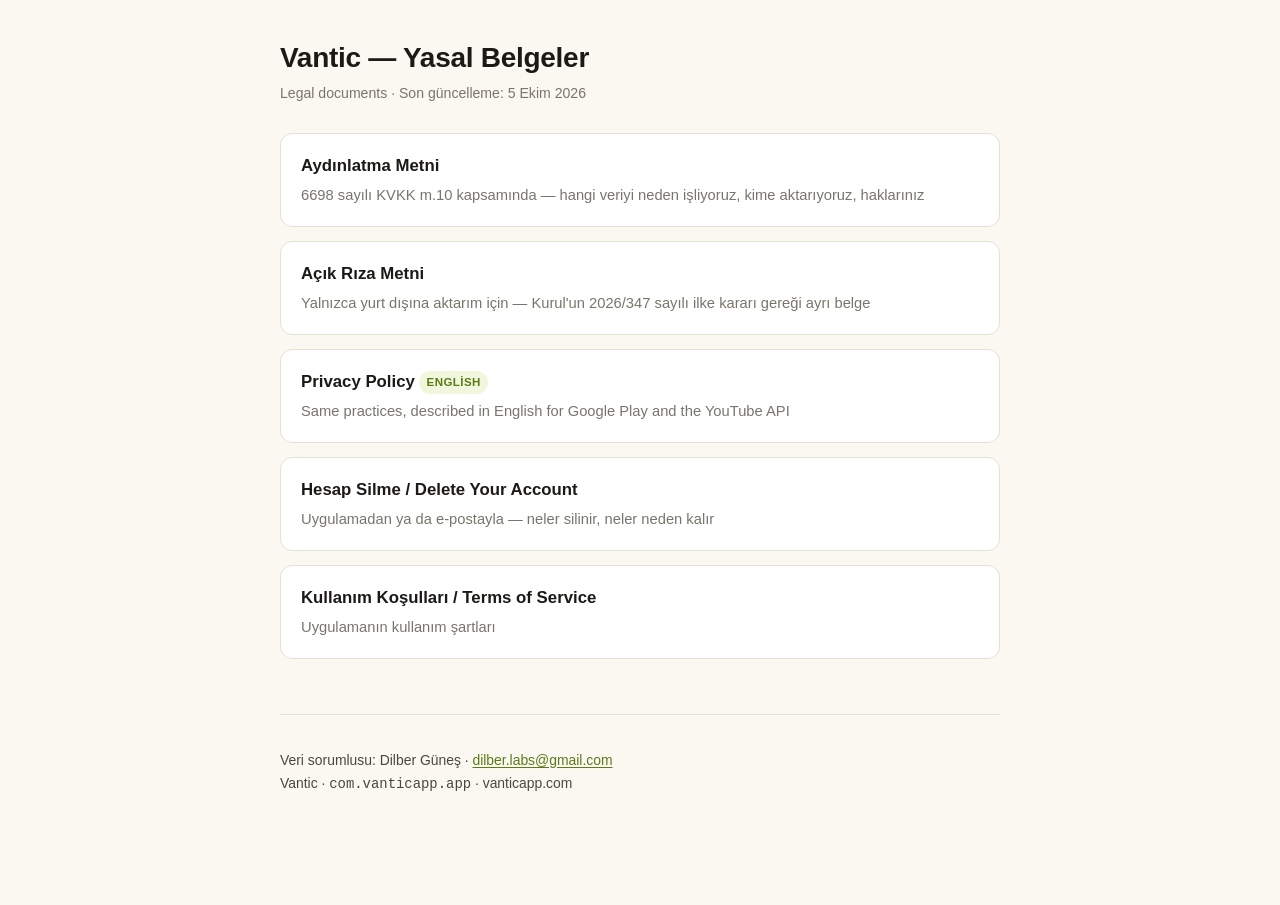
<file: index.html>
<!DOCTYPE html>
<html lang="tr">
<head>
<meta charset="utf-8">
<meta name="viewport" content="width=device-width, initial-scale=1">
<title>Vantic — Yasal Belgeler / Legal</title>
<link rel="stylesheet" href="style.css">
<style>
  .cards { display: grid; gap: 14px; margin-top: 1.6em; }
  .card {
    display: block; text-decoration: none; background: var(--surface);
    border: 1px solid var(--line); border-radius: 12px; padding: 18px 20px;
    transition: border-color .15s;
  }
  .card:hover, .card:focus-visible { border-color: var(--accent); }
  .card .t { font-size: 1.05rem; font-weight: 600; color: var(--ink); }
  .card .d { font-size: .92rem; color: var(--muted); margin-top: 3px; }
</style>
</head>
<body>
<div class="wrap">

<h1>Vantic — Yasal Belgeler</h1>
<p class="meta">Legal documents · Son güncelleme: 5 Ekim 2026</p>

<div class="cards">
  <a class="card" href="kvkk/">
    <div class="t">Aydınlatma Metni</div>
    <div class="d">6698 sayılı KVKK m.10 kapsamında — hangi veriyi neden işliyoruz, kime aktarıyoruz, haklarınız</div>
  </a>
  <a class="card" href="acik-riza/">
    <div class="t">Açık Rıza Metni</div>
    <div class="d">Yalnızca yurt dışına aktarım için — Kurul'un 2026/347 sayılı ilke kararı gereği ayrı belge</div>
  </a>
  <a class="card" href="privacy/">
    <div class="t">Privacy Policy <span class="later">English</span></div>
    <div class="d">Same practices, described in English for Google Play and the YouTube API</div>
  </a>
  <a class="card" href="hesap-sil/">
    <div class="t">Hesap Silme / Delete Your Account</div>
    <div class="d">Uygulamadan ya da e-postayla — neler silinir, neler neden kalır</div>
  </a>
  <a class="card" href="kosullar/">
    <div class="t">Kullanım Koşulları / Terms of Service</div>
    <div class="d">Uygulamanın kullanım şartları</div>
  </a>
</div>

<footer>
  <p>
    Veri sorumlusu: Dilber Güneş ·
    <a href="mailto:dilber.labs@gmail.com">dilber.labs@gmail.com</a><br>
    Vantic · <code>com.vanticapp.app</code> · vanticapp.com
  </p>
</footer>

</div>
</body>
</html>
</file>
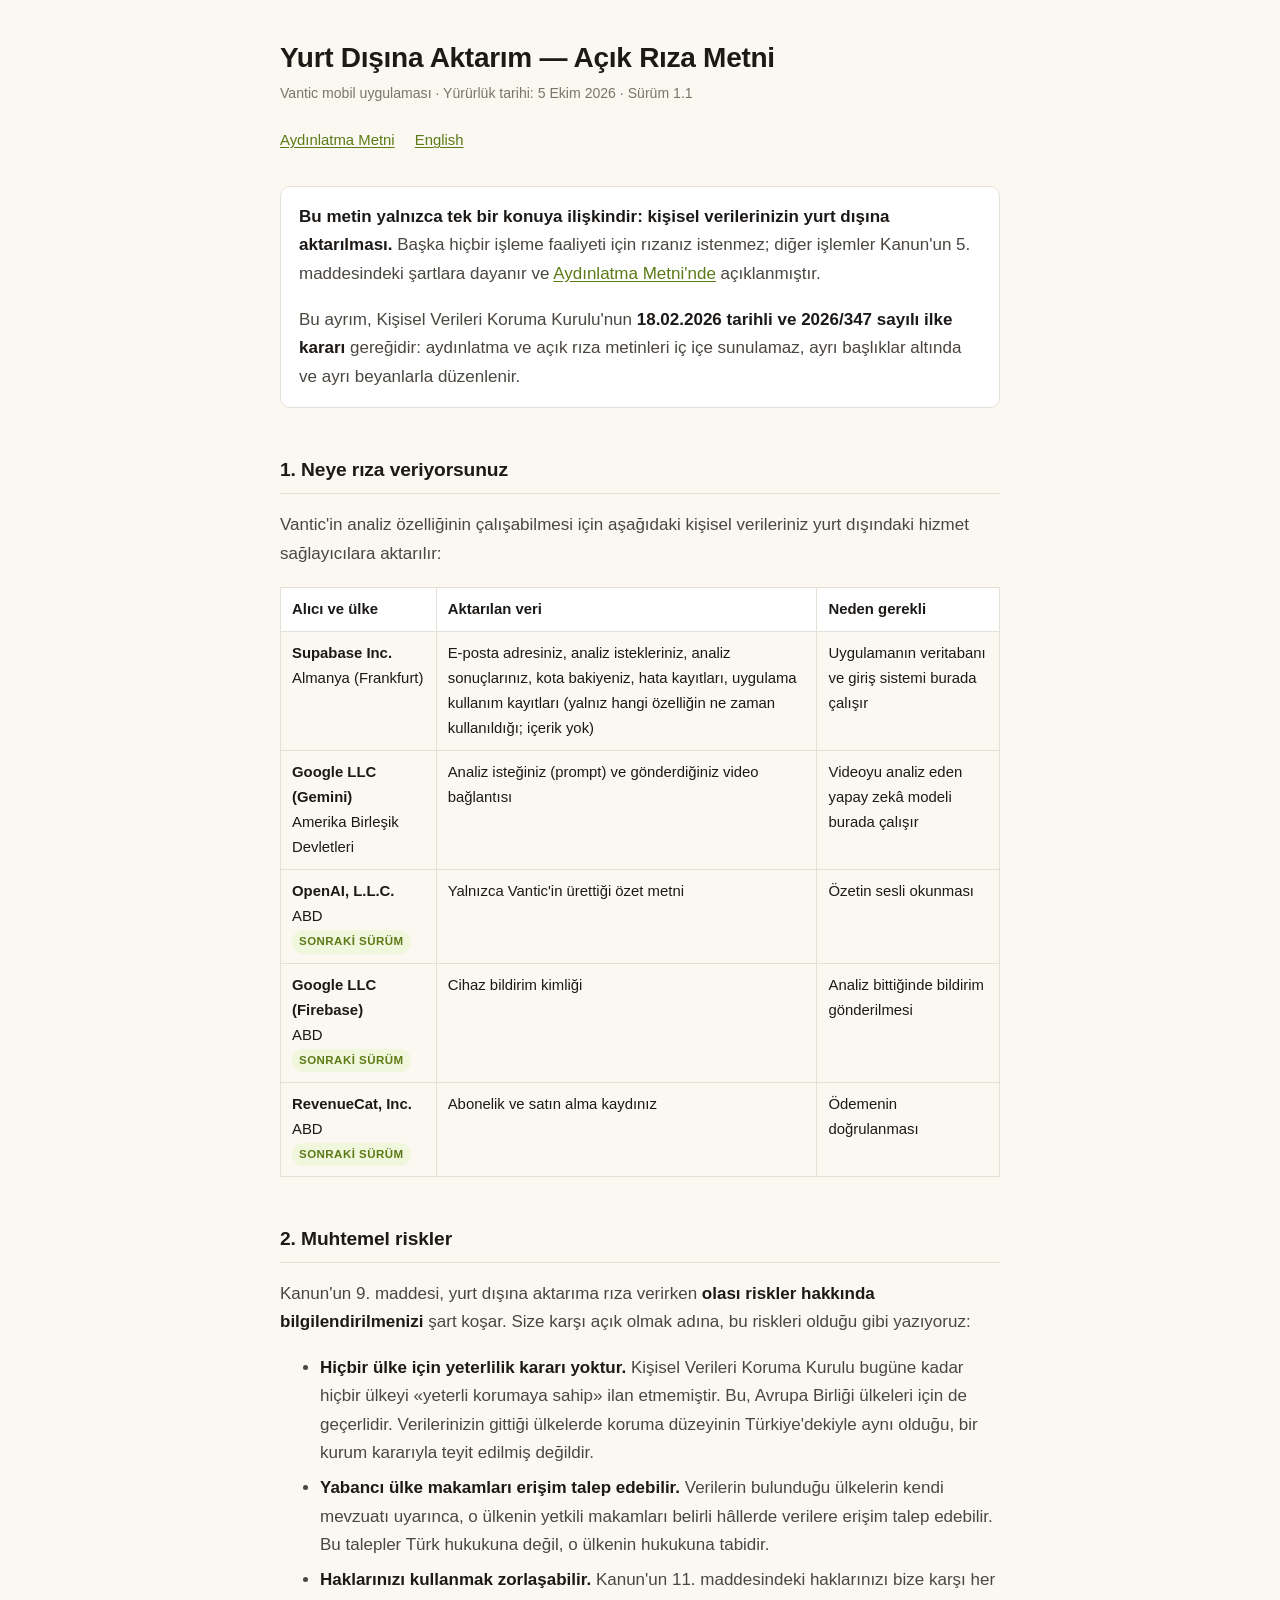
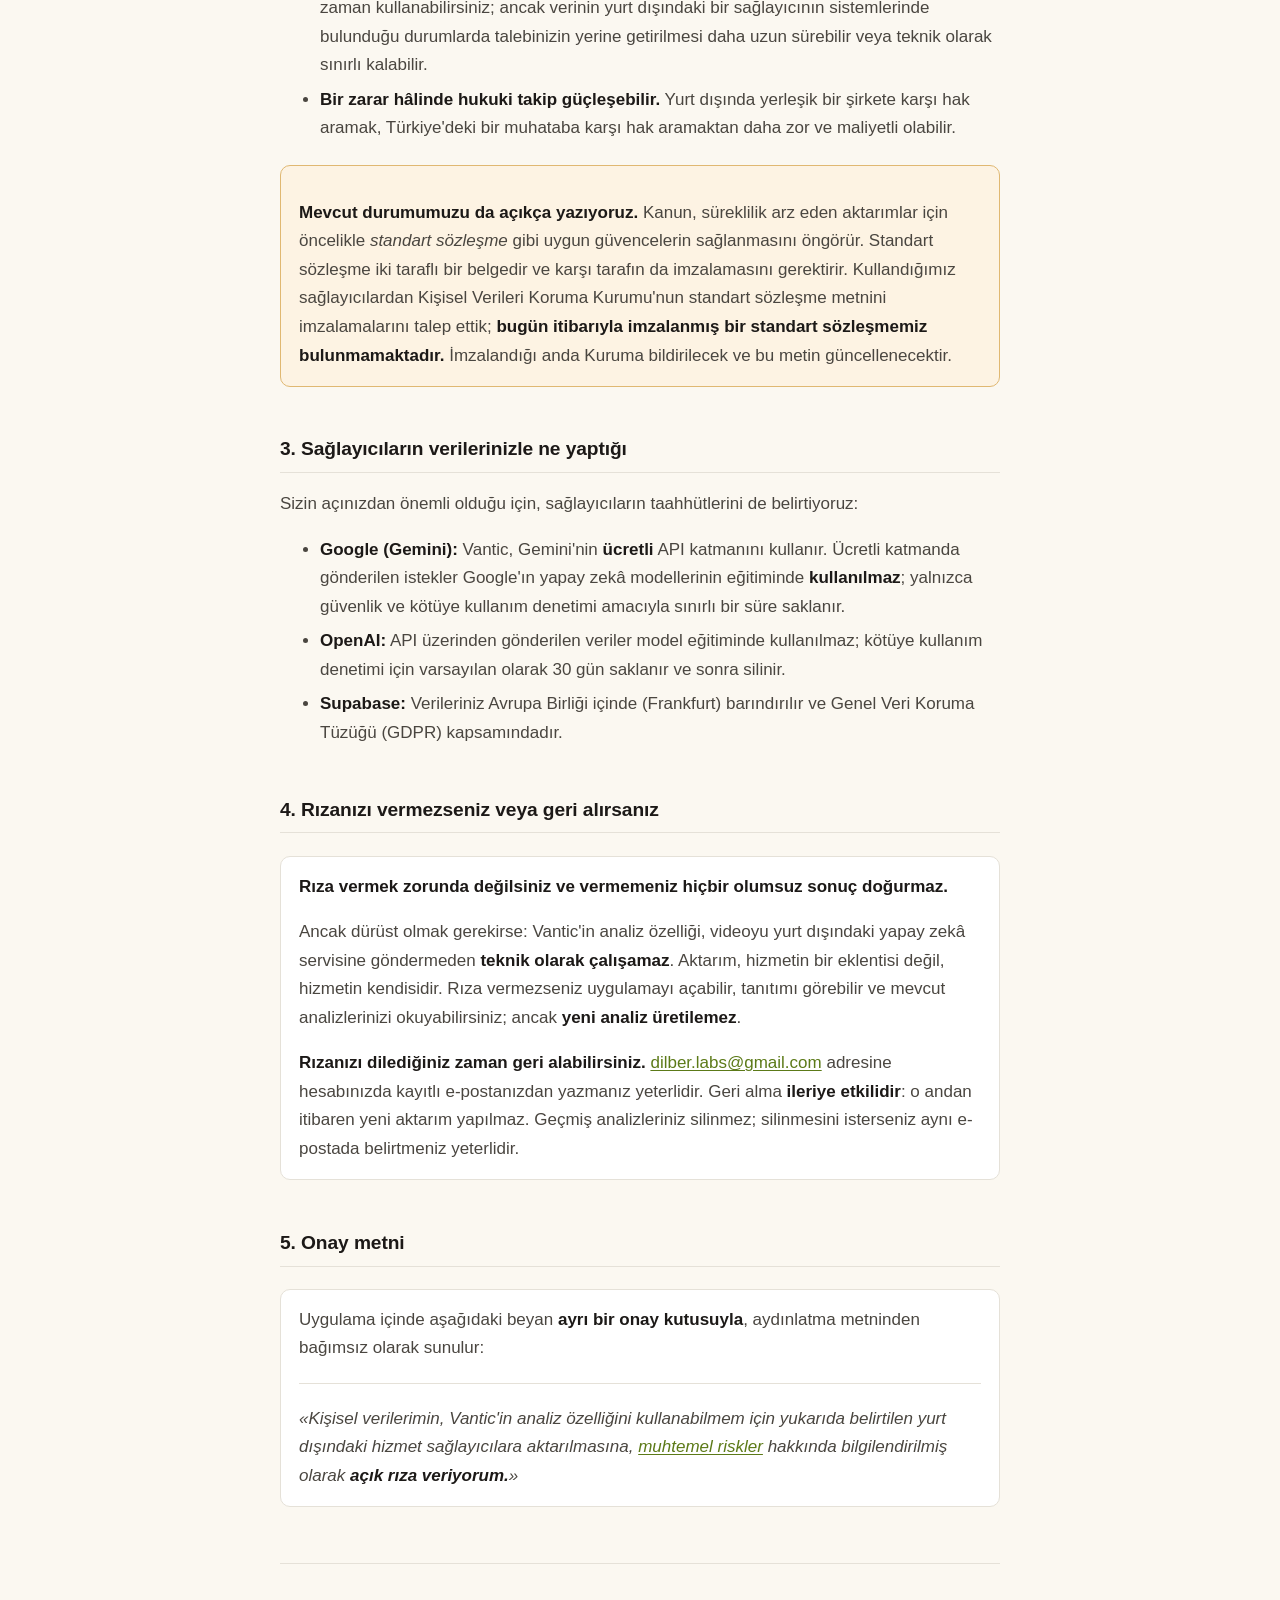
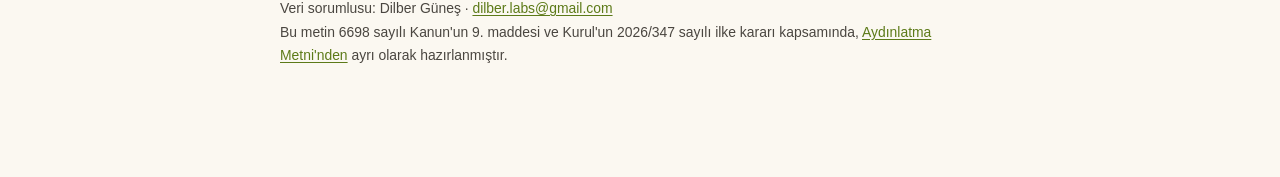
<file: acik-riza/index.html>
<!DOCTYPE html>
<html lang="tr">
<head>
<meta charset="utf-8">
<meta name="viewport" content="width=device-width, initial-scale=1">
<title>Vantic — Yurt Dışına Aktarım Açık Rıza Metni</title>
<meta name="description" content="Vantic uygulamasında kişisel verilerin yurt dışına aktarılmasına ilişkin açık rıza metni.">
<link rel="stylesheet" href="../style.css">
</head>
<body>
<div class="wrap">

<h1>Yurt Dışına Aktarım — Açık Rıza Metni</h1>
<p class="meta">Vantic mobil uygulaması · Yürürlük tarihi: 5 Ekim 2026 · Sürüm 1.1</p>

<p class="nav">
  <a href="../kvkk/">Aydınlatma Metni</a>
  <a href="../privacy/">English</a>
</p>

<div class="box">
  <p>
    <strong>Bu metin yalnızca tek bir konuya ilişkindir: kişisel verilerinizin yurt
    dışına aktarılması.</strong> Başka hiçbir işleme faaliyeti için rızanız istenmez;
    diğer işlemler Kanun'un 5. maddesindeki şartlara dayanır ve
    <a href="../kvkk/">Aydınlatma Metni'nde</a> açıklanmıştır.
  </p>
  <p>
    Bu ayrım, Kişisel Verileri Koruma Kurulu'nun <strong>18.02.2026 tarihli ve
    2026/347 sayılı ilke kararı</strong> gereğidir: aydınlatma ve açık rıza metinleri
    iç içe sunulamaz, ayrı başlıklar altında ve ayrı beyanlarla düzenlenir.
  </p>
</div>

<h2>1. Neye rıza veriyorsunuz</h2>
<p>
  Vantic'in analiz özelliğinin çalışabilmesi için aşağıdaki kişisel verileriniz
  yurt dışındaki hizmet sağlayıcılara aktarılır:
</p>

<div class="scroll">
<table>
  <tr><th>Alıcı ve ülke</th><th>Aktarılan veri</th><th>Neden gerekli</th></tr>
  <tr>
    <td><strong>Supabase Inc.</strong><br>Almanya (Frankfurt)</td>
    <td>E-posta adresiniz, analiz istekleriniz, analiz sonuçlarınız, kota bakiyeniz, hata kayıtları, uygulama kullanım kayıtları (yalnız hangi özelliğin ne zaman kullanıldığı; içerik yok)</td>
    <td>Uygulamanın veritabanı ve giriş sistemi burada çalışır</td>
  </tr>
  <tr>
    <td><strong>Google LLC (Gemini)</strong><br>Amerika Birleşik Devletleri</td>
    <td>Analiz isteğiniz (prompt) ve gönderdiğiniz video bağlantısı</td>
    <td>Videoyu analiz eden yapay zekâ modeli burada çalışır</td>
  </tr>
  <tr>
    <td><strong>OpenAI, L.L.C.</strong><br>ABD <span class="later">Sonraki sürüm</span></td>
    <td>Yalnızca Vantic'in ürettiği özet metni</td>
    <td>Özetin sesli okunması</td>
  </tr>
  <tr>
    <td><strong>Google LLC (Firebase)</strong><br>ABD <span class="later">Sonraki sürüm</span></td>
    <td>Cihaz bildirim kimliği</td>
    <td>Analiz bittiğinde bildirim gönderilmesi</td>
  </tr>
  <tr>
    <td><strong>RevenueCat, Inc.</strong><br>ABD <span class="later">Sonraki sürüm</span></td>
    <td>Abonelik ve satın alma kaydınız</td>
    <td>Ödemenin doğrulanması</td>
  </tr>
</table>
</div>

<h2 id="riskler">2. Muhtemel riskler</h2>
<p>
  Kanun'un 9. maddesi, yurt dışına aktarıma rıza verirken <strong>olası riskler
  hakkında bilgilendirilmenizi</strong> şart koşar. Size karşı açık olmak adına, bu
  riskleri olduğu gibi yazıyoruz:
</p>
<ul>
  <li>
    <strong>Hiçbir ülke için yeterlilik kararı yoktur.</strong> Kişisel Verileri Koruma
    Kurulu bugüne kadar hiçbir ülkeyi &laquo;yeterli korumaya sahip&raquo; ilan etmemiştir.
    Bu, Avrupa Birliği ülkeleri için de geçerlidir. Verilerinizin gittiği ülkelerde
    koruma düzeyinin Türkiye'dekiyle aynı olduğu, bir kurum kararıyla teyit edilmiş
    değildir.
  </li>
  <li>
    <strong>Yabancı ülke makamları erişim talep edebilir.</strong> Verilerin bulunduğu
    ülkelerin kendi mevzuatı uyarınca, o ülkenin yetkili makamları belirli hâllerde
    verilere erişim talep edebilir. Bu talepler Türk hukukuna değil, o ülkenin
    hukukuna tabidir.
  </li>
  <li>
    <strong>Haklarınızı kullanmak zorlaşabilir.</strong> Kanun'un 11. maddesindeki
    haklarınızı bize karşı her zaman kullanabilirsiniz; ancak verinin yurt dışındaki
    bir sağlayıcının sistemlerinde bulunduğu durumlarda talebinizin yerine getirilmesi
    daha uzun sürebilir veya teknik olarak sınırlı kalabilir.
  </li>
  <li>
    <strong>Bir zarar hâlinde hukuki takip güçleşebilir.</strong> Yurt dışında yerleşik
    bir şirkete karşı hak aramak, Türkiye'deki bir muhataba karşı hak aramaktan daha
    zor ve maliyetli olabilir.
  </li>
</ul>

<div class="warn">
  <p>
    <strong>Mevcut durumumuzu da açıkça yazıyoruz.</strong> Kanun, süreklilik arz eden
    aktarımlar için öncelikle <em>standart sözleşme</em> gibi uygun güvencelerin
    sağlanmasını öngörür. Standart sözleşme iki taraflı bir belgedir ve karşı tarafın
    da imzalamasını gerektirir. Kullandığımız sağlayıcılardan Kişisel Verileri Koruma
    Kurumu'nun standart sözleşme metnini imzalamalarını talep ettik;
    <strong>bugün itibarıyla imzalanmış bir standart sözleşmemiz bulunmamaktadır.</strong>
    İmzalandığı anda Kuruma bildirilecek ve bu metin güncellenecektir.
  </p>
</div>

<h2>3. Sağlayıcıların verilerinizle ne yaptığı</h2>
<p>Sizin açınızdan önemli olduğu için, sağlayıcıların taahhütlerini de belirtiyoruz:</p>
<ul>
  <li>
    <strong>Google (Gemini):</strong> Vantic, Gemini'nin <strong>ücretli</strong> API
    katmanını kullanır. Ücretli katmanda gönderilen istekler Google'ın yapay zekâ
    modellerinin eğitiminde <strong>kullanılmaz</strong>; yalnızca güvenlik ve kötüye
    kullanım denetimi amacıyla sınırlı bir süre saklanır.
  </li>
  <li>
    <strong>OpenAI:</strong> API üzerinden gönderilen veriler model eğitiminde
    kullanılmaz; kötüye kullanım denetimi için varsayılan olarak 30 gün saklanır ve
    sonra silinir.
  </li>
  <li>
    <strong>Supabase:</strong> Verileriniz Avrupa Birliği içinde (Frankfurt) barındırılır
    ve Genel Veri Koruma Tüzüğü (GDPR) kapsamındadır.
  </li>
</ul>

<h2>4. Rızanızı vermezseniz veya geri alırsanız</h2>
<div class="box">
  <p>
    <strong>Rıza vermek zorunda değilsiniz ve vermemeniz hiçbir olumsuz sonuç doğurmaz.</strong>
  </p>
  <p>
    Ancak dürüst olmak gerekirse: Vantic'in analiz özelliği, videoyu yurt dışındaki
    yapay zekâ servisine göndermeden <strong>teknik olarak çalışamaz</strong>. Aktarım,
    hizmetin bir eklentisi değil, hizmetin kendisidir. Rıza vermezseniz uygulamayı
    açabilir, tanıtımı görebilir ve mevcut analizlerinizi okuyabilirsiniz; ancak
    <strong>yeni analiz üretilemez</strong>.
  </p>
  <p>
    <strong>Rızanızı dilediğiniz zaman geri alabilirsiniz.</strong>
    <a href="mailto:dilber.labs@gmail.com">dilber.labs@gmail.com</a> adresine hesabınızda
    kayıtlı e-postanızdan yazmanız yeterlidir. Geri alma <strong>ileriye etkilidir</strong>:
    o andan itibaren yeni aktarım yapılmaz. Geçmiş analizleriniz silinmez; silinmesini
    isterseniz aynı e-postada belirtmeniz yeterlidir.
  </p>
</div>

<h2>5. Onay metni</h2>
<div class="box">
  <p>
    Uygulama içinde aşağıdaki beyan <strong>ayrı bir onay kutusuyla</strong>, aydınlatma
    metninden bağımsız olarak sunulur:
  </p>
  <hr style="border:none;border-top:1px solid var(--line);margin:1.2em 0">
  <p>
    <em>
      &laquo;Kişisel verilerimin, Vantic'in analiz özelliğini kullanabilmem için
      yukarıda belirtilen yurt dışındaki hizmet sağlayıcılara aktarılmasına,
      <a href="#riskler">muhtemel riskler</a> hakkında bilgilendirilmiş olarak
      <strong>açık rıza veriyorum.</strong>&raquo;
    </em>
  </p>
</div>

<footer>
  <p>
    Veri sorumlusu: Dilber Güneş ·
    <a href="mailto:dilber.labs@gmail.com">dilber.labs@gmail.com</a><br>
    Bu metin 6698 sayılı Kanun'un 9. maddesi ve Kurul'un 2026/347 sayılı ilke kararı
    kapsamında, <a href="../kvkk/">Aydınlatma Metni'nden</a> ayrı olarak hazırlanmıştır.
  </p>
</footer>

</div>
</body>
</html>
</file>
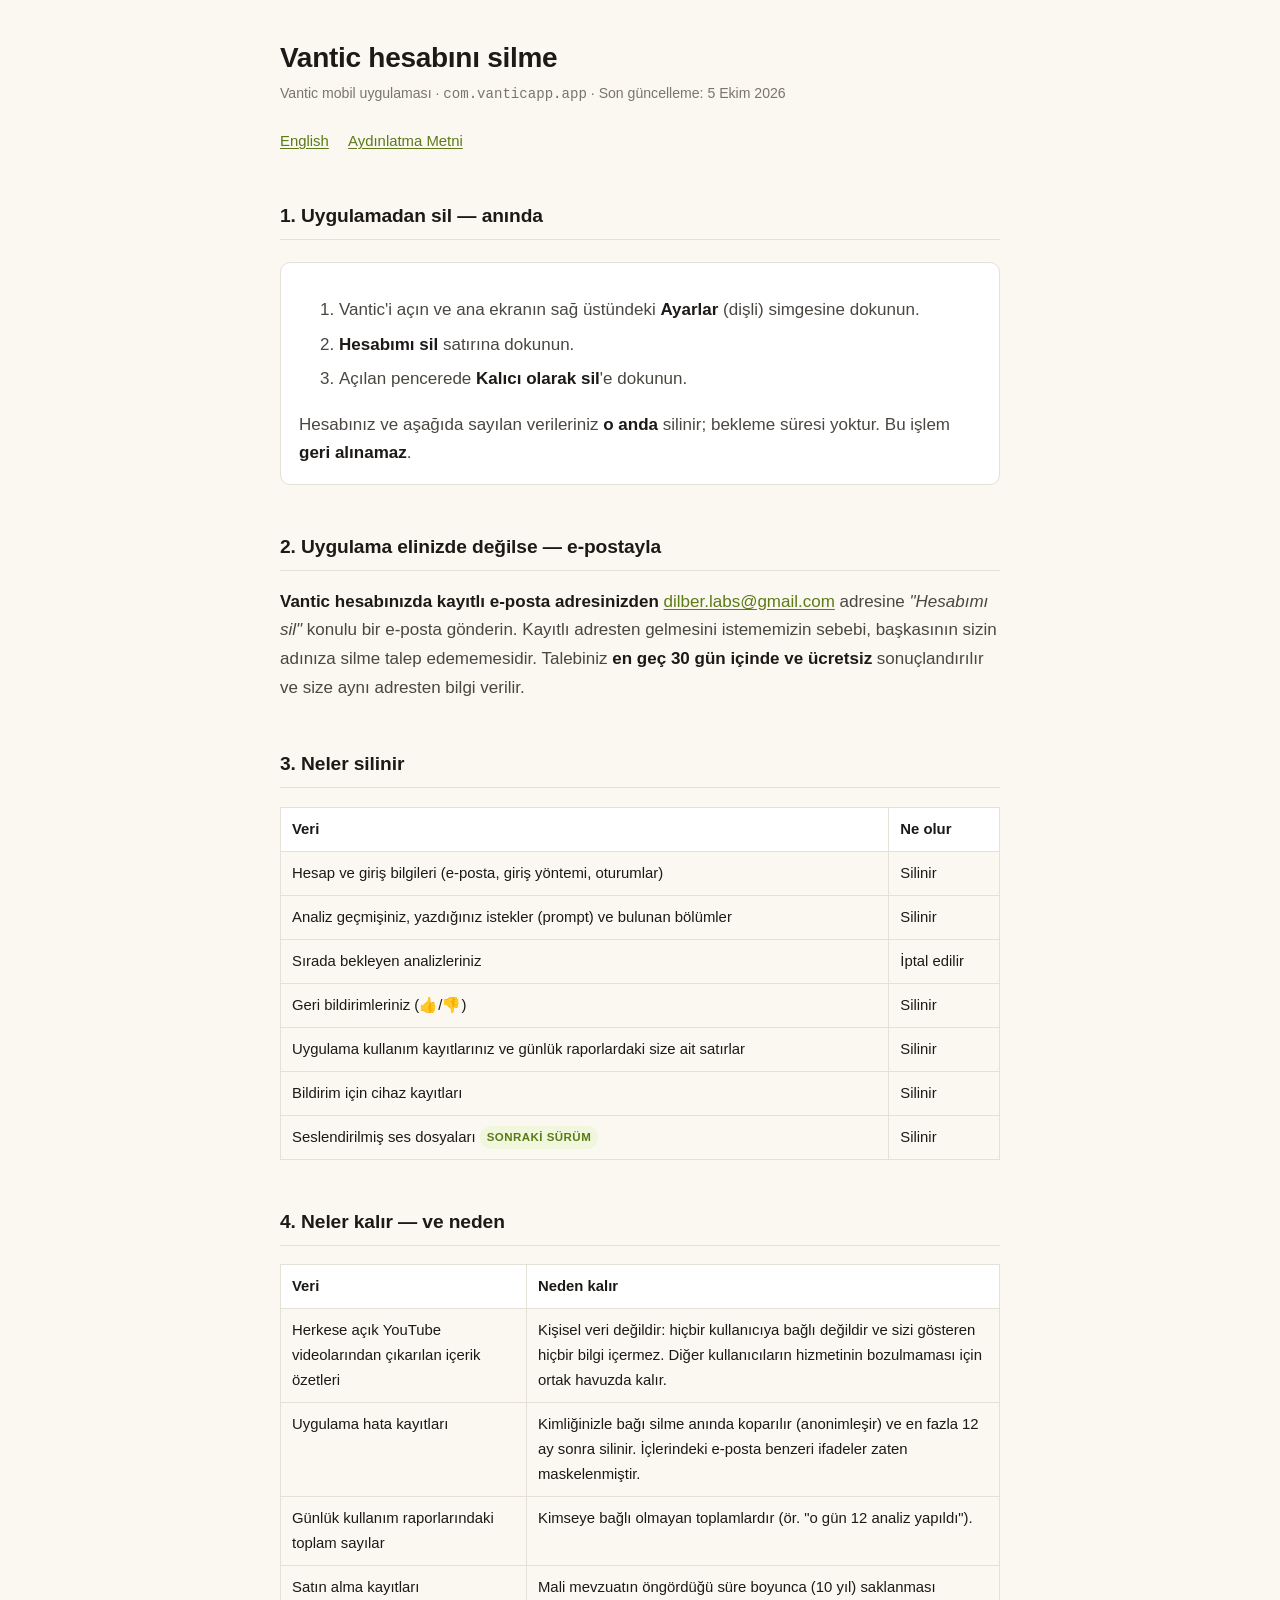
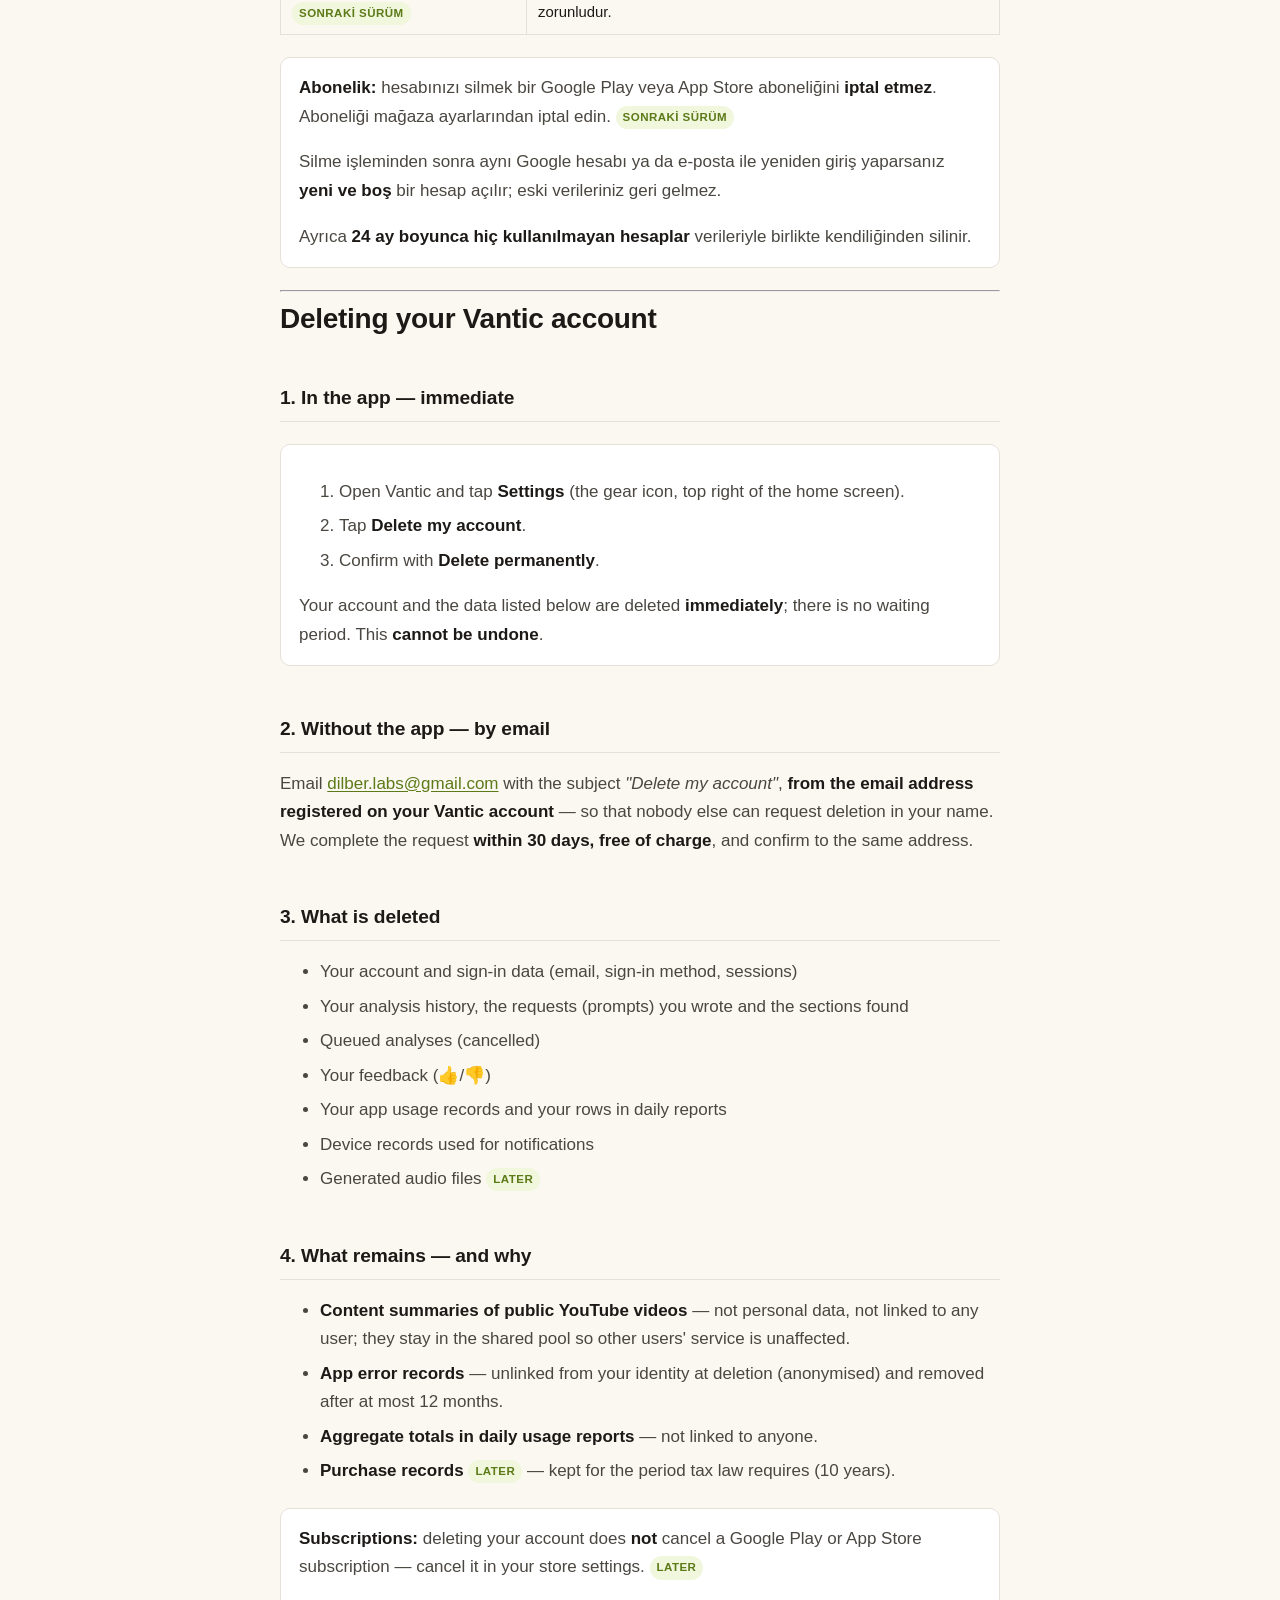
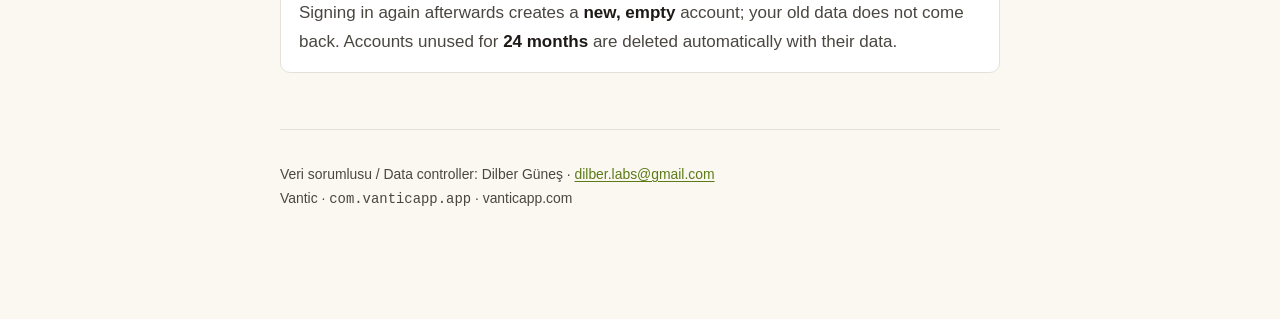
<file: hesap-sil/index.html>
<!DOCTYPE html>
<html lang="tr">
<head>
<meta charset="utf-8">
<meta name="viewport" content="width=device-width, initial-scale=1">
<title>Vantic — Hesap Silme / Delete Your Account</title>
<meta name="description" content="Vantic hesabınızı ve verilerinizi nasıl silersiniz; neler silinir, neler kalır. How to delete your Vantic account and data.">
<link rel="stylesheet" href="../style.css">
</head>
<body>
<div class="wrap">

<h1>Vantic hesabını silme</h1>
<p class="meta">Vantic mobil uygulaması · <code>com.vanticapp.app</code> · Son güncelleme: 5 Ekim 2026</p>

<p class="nav">
  <a href="#en">English</a>
  <a href="../kvkk/">Aydınlatma Metni</a>
</p>

<h2>1. Uygulamadan sil — anında</h2>
<div class="box">
  <ol>
    <li>Vantic'i açın ve ana ekranın sağ üstündeki <strong>Ayarlar</strong> (dişli) simgesine dokunun.</li>
    <li><strong>Hesabımı sil</strong> satırına dokunun.</li>
    <li>Açılan pencerede <strong>Kalıcı olarak sil</strong>'e dokunun.</li>
  </ol>
  <p>
    Hesabınız ve aşağıda sayılan verileriniz <strong>o anda</strong> silinir; bekleme
    süresi yoktur. Bu işlem <strong>geri alınamaz</strong>.
  </p>
</div>

<h2>2. Uygulama elinizde değilse — e-postayla</h2>
<p>
  <strong>Vantic hesabınızda kayıtlı e-posta adresinizden</strong>
  <a href="mailto:dilber.labs@gmail.com?subject=Hesab%C4%B1m%C4%B1%20sil">dilber.labs@gmail.com</a>
  adresine <em>"Hesabımı sil"</em> konulu bir e-posta gönderin. Kayıtlı adresten gelmesini
  istememizin sebebi, başkasının sizin adınıza silme talep edememesidir.
  Talebiniz <strong>en geç 30 gün içinde ve ücretsiz</strong> sonuçlandırılır ve size
  aynı adresten bilgi verilir.
</p>

<h2>3. Neler silinir</h2>
<div class="scroll">
<table>
  <tr><th>Veri</th><th>Ne olur</th></tr>
  <tr><td>Hesap ve giriş bilgileri (e-posta, giriş yöntemi, oturumlar)</td><td>Silinir</td></tr>
  <tr><td>Analiz geçmişiniz, yazdığınız istekler (prompt) ve bulunan bölümler</td><td>Silinir</td></tr>
  <tr><td>Sırada bekleyen analizleriniz</td><td>İptal edilir</td></tr>
  <tr><td>Geri bildirimleriniz (👍/👎)</td><td>Silinir</td></tr>
  <tr><td>Uygulama kullanım kayıtlarınız ve günlük raporlardaki size ait satırlar</td><td>Silinir</td></tr>
  <tr><td>Bildirim için cihaz kayıtları</td><td>Silinir</td></tr>
  <tr><td>Seslendirilmiş ses dosyaları <span class="later">Sonraki sürüm</span></td><td>Silinir</td></tr>
</table>
</div>

<h2>4. Neler kalır — ve neden</h2>
<div class="scroll">
<table>
  <tr><th>Veri</th><th>Neden kalır</th></tr>
  <tr>
    <td>Herkese açık YouTube videolarından çıkarılan içerik özetleri</td>
    <td>Kişisel veri değildir: hiçbir kullanıcıya bağlı değildir ve sizi gösteren hiçbir
        bilgi içermez. Diğer kullanıcıların hizmetinin bozulmaması için ortak havuzda kalır.</td>
  </tr>
  <tr>
    <td>Uygulama hata kayıtları</td>
    <td>Kimliğinizle bağı silme anında koparılır (anonimleşir) ve en fazla 12 ay sonra
        silinir. İçlerindeki e-posta benzeri ifadeler zaten maskelenmiştir.</td>
  </tr>
  <tr>
    <td>Günlük kullanım raporlarındaki toplam sayılar</td>
    <td>Kimseye bağlı olmayan toplamlardır (ör. "o gün 12 analiz yapıldı").</td>
  </tr>
  <tr>
    <td>Satın alma kayıtları <span class="later">Sonraki sürüm</span></td>
    <td>Mali mevzuatın öngördüğü süre boyunca (10 yıl) saklanması zorunludur.</td>
  </tr>
</table>
</div>

<div class="box">
  <p>
    <strong>Abonelik:</strong> hesabınızı silmek bir Google Play veya App Store
    aboneliğini <strong>iptal etmez</strong>. Aboneliği mağaza ayarlarından iptal edin.
    <span class="later">Sonraki sürüm</span>
  </p>
  <p>
    Silme işleminden sonra aynı Google hesabı ya da e-posta ile yeniden giriş
    yaparsanız <strong>yeni ve boş</strong> bir hesap açılır; eski verileriniz geri gelmez.
  </p>
  <p>
    Ayrıca <strong>24 ay boyunca hiç kullanılmayan hesaplar</strong> verileriyle birlikte
    kendiliğinden silinir.
  </p>
</div>

<hr id="en">

<h1>Deleting your Vantic account</h1>

<h2>1. In the app — immediate</h2>
<div class="box">
  <ol>
    <li>Open Vantic and tap <strong>Settings</strong> (the gear icon, top right of the home screen).</li>
    <li>Tap <strong>Delete my account</strong>.</li>
    <li>Confirm with <strong>Delete permanently</strong>.</li>
  </ol>
  <p>
    Your account and the data listed below are deleted <strong>immediately</strong>;
    there is no waiting period. This <strong>cannot be undone</strong>.
  </p>
</div>

<h2>2. Without the app — by email</h2>
<p>
  Email <a href="mailto:dilber.labs@gmail.com?subject=Delete%20my%20account">dilber.labs@gmail.com</a>
  with the subject <em>"Delete my account"</em>, <strong>from the email address registered
  on your Vantic account</strong> — so that nobody else can request deletion in your name.
  We complete the request <strong>within 30 days, free of charge</strong>, and confirm to
  the same address.
</p>

<h2>3. What is deleted</h2>
<ul>
  <li>Your account and sign-in data (email, sign-in method, sessions)</li>
  <li>Your analysis history, the requests (prompts) you wrote and the sections found</li>
  <li>Queued analyses (cancelled)</li>
  <li>Your feedback (👍/👎)</li>
  <li>Your app usage records and your rows in daily reports</li>
  <li>Device records used for notifications</li>
  <li>Generated audio files <span class="later">Later</span></li>
</ul>

<h2>4. What remains — and why</h2>
<ul>
  <li><strong>Content summaries of public YouTube videos</strong> — not personal data, not
      linked to any user; they stay in the shared pool so other users' service is unaffected.</li>
  <li><strong>App error records</strong> — unlinked from your identity at deletion
      (anonymised) and removed after at most 12 months.</li>
  <li><strong>Aggregate totals in daily usage reports</strong> — not linked to anyone.</li>
  <li><strong>Purchase records</strong> <span class="later">Later</span> — kept for the
      period tax law requires (10 years).</li>
</ul>
<div class="box">
  <p>
    <strong>Subscriptions:</strong> deleting your account does <strong>not</strong> cancel a
    Google Play or App Store subscription — cancel it in your store settings.
    <span class="later">Later</span>
  </p>
  <p>
    Signing in again afterwards creates a <strong>new, empty</strong> account; your old
    data does not come back. Accounts unused for <strong>24 months</strong> are deleted
    automatically with their data.
  </p>
</div>

<footer>
  <p>
    Veri sorumlusu / Data controller: Dilber Güneş ·
    <a href="mailto:dilber.labs@gmail.com">dilber.labs@gmail.com</a><br>
    Vantic · <code>com.vanticapp.app</code> · vanticapp.com
  </p>
</footer>

</div>
</body>
</html>
</file>
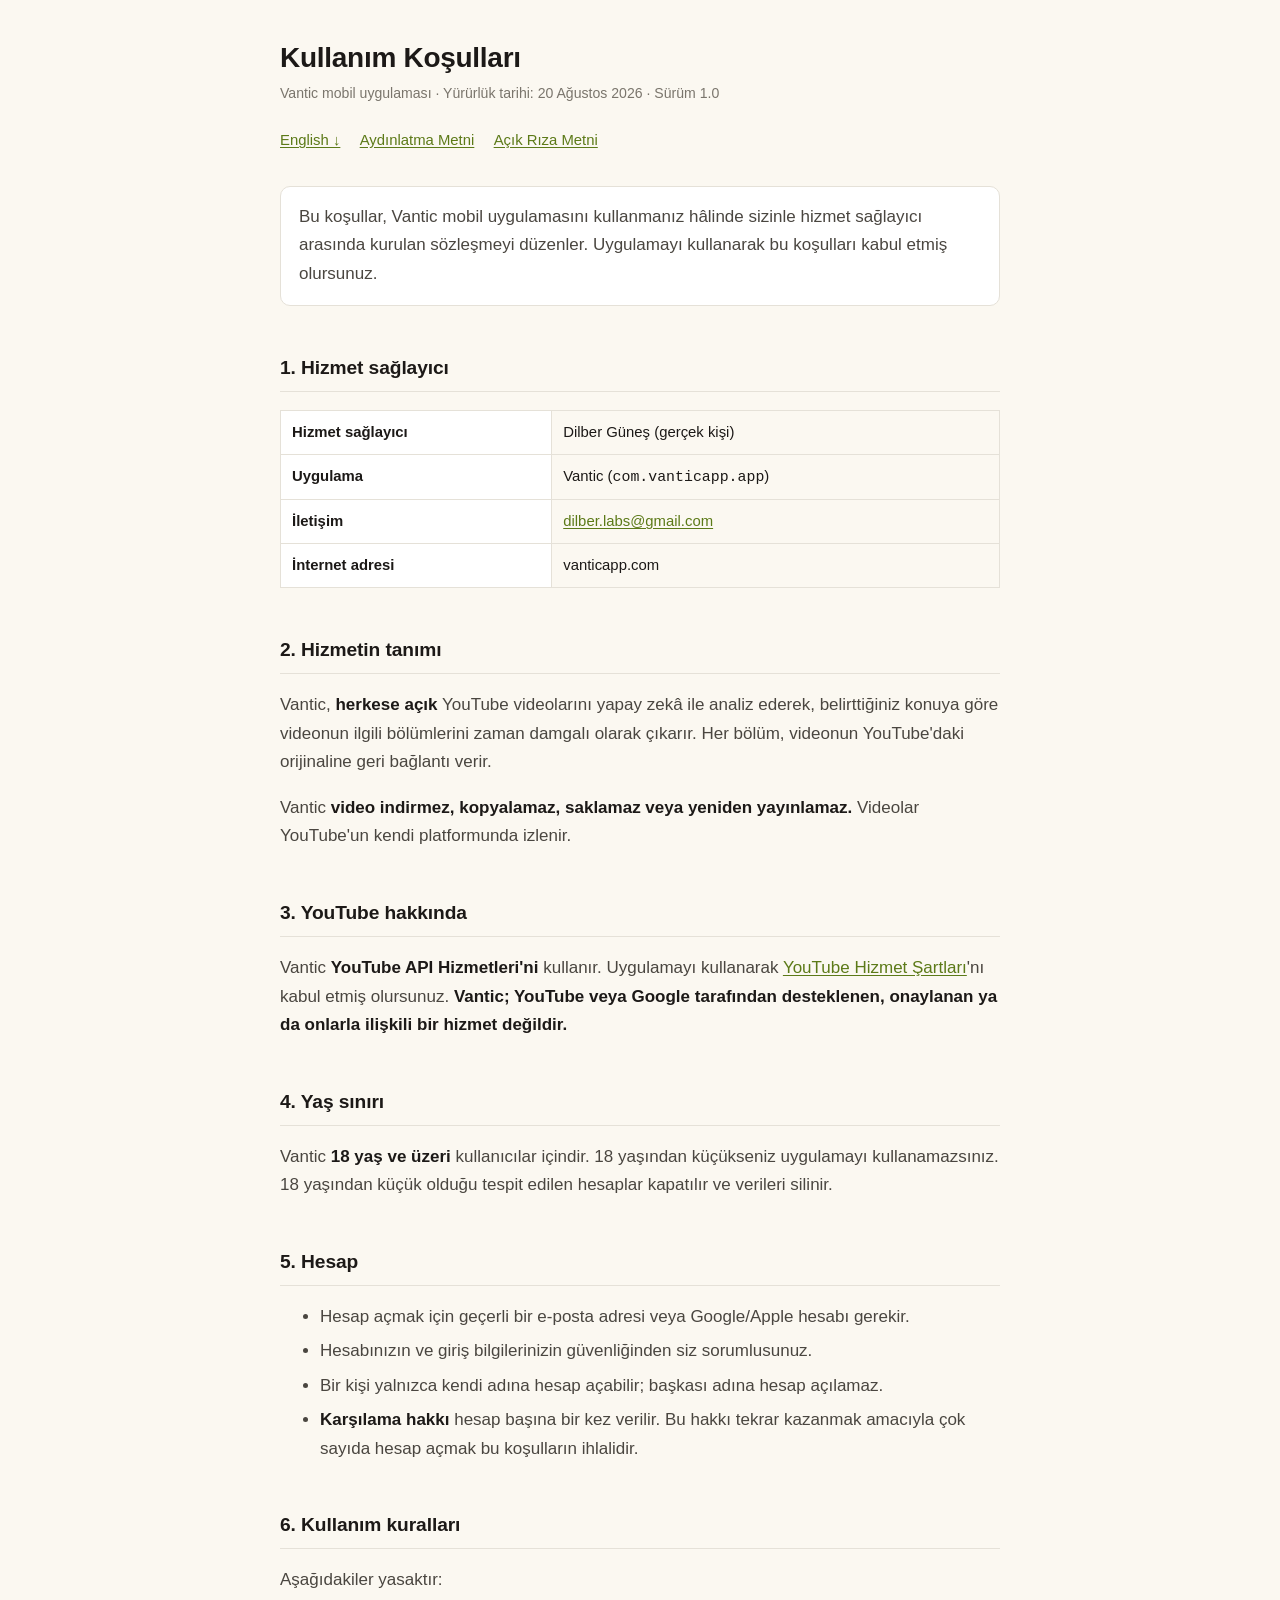
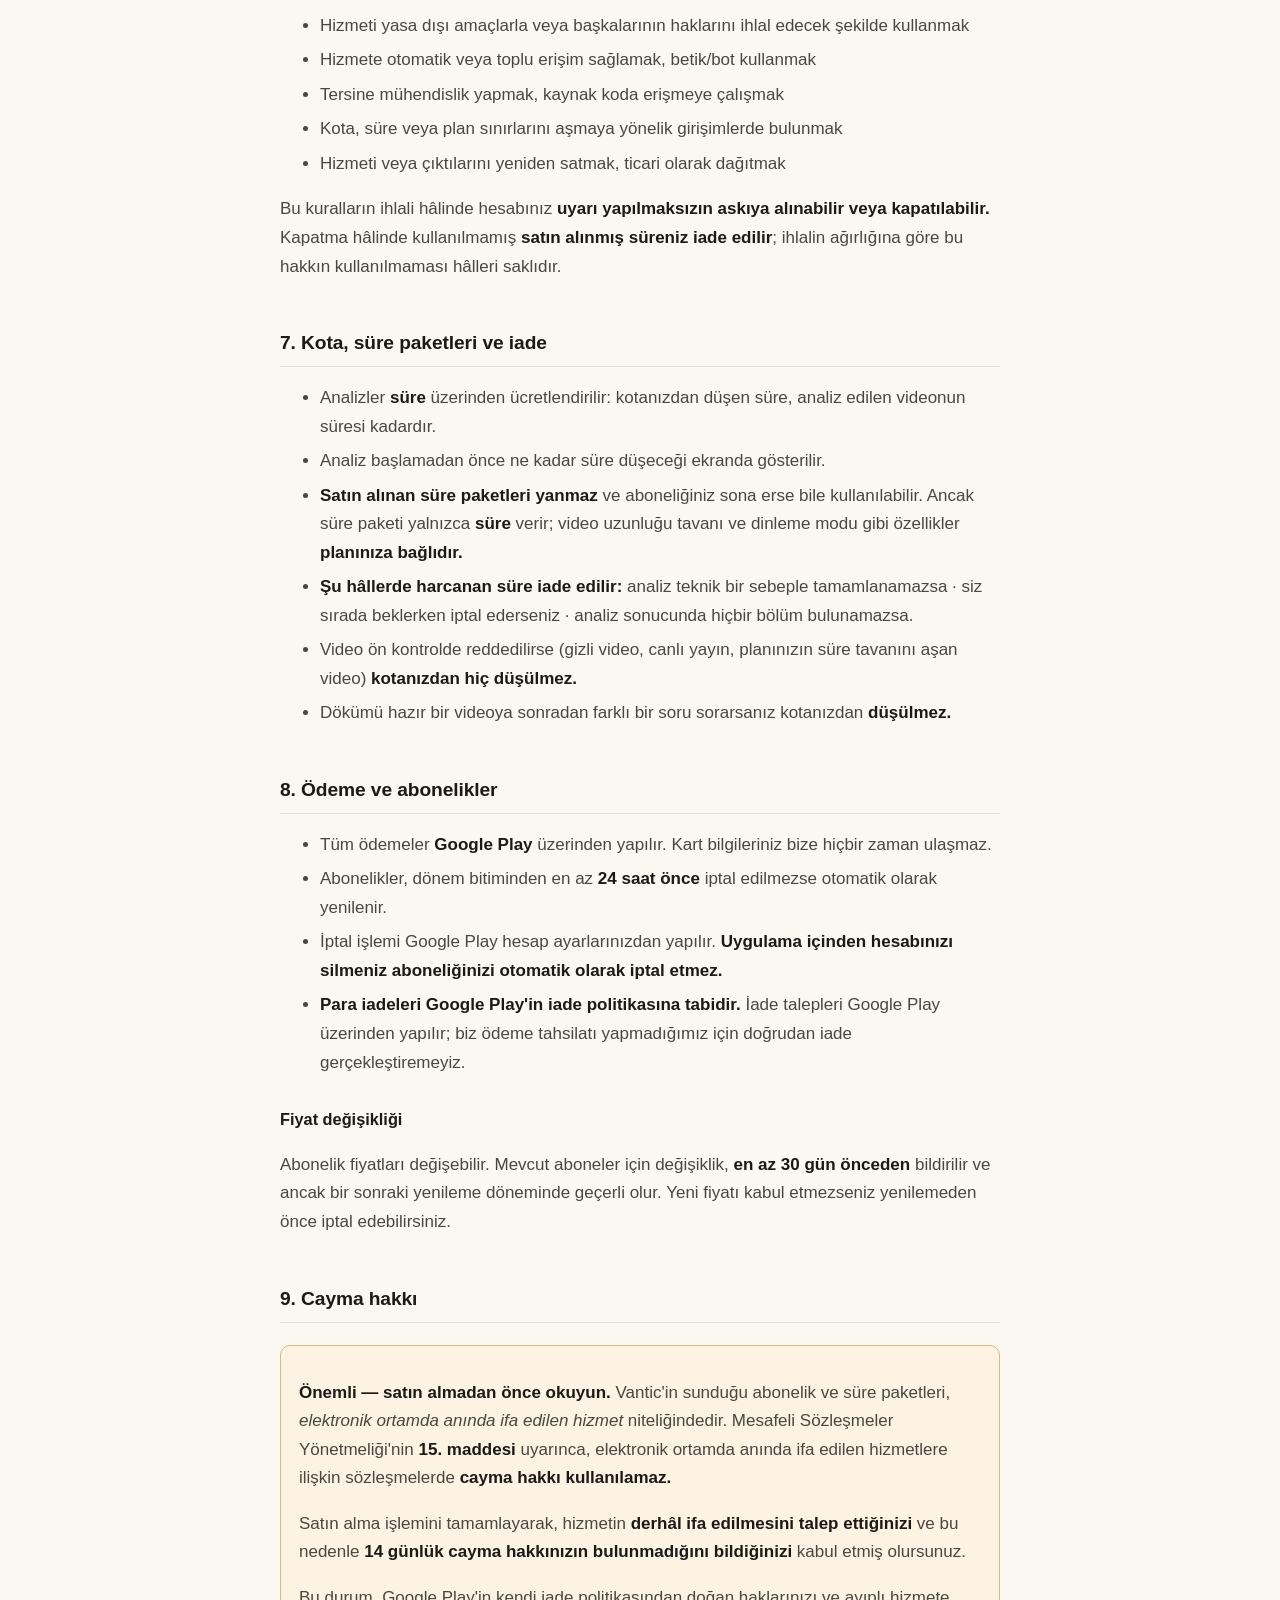
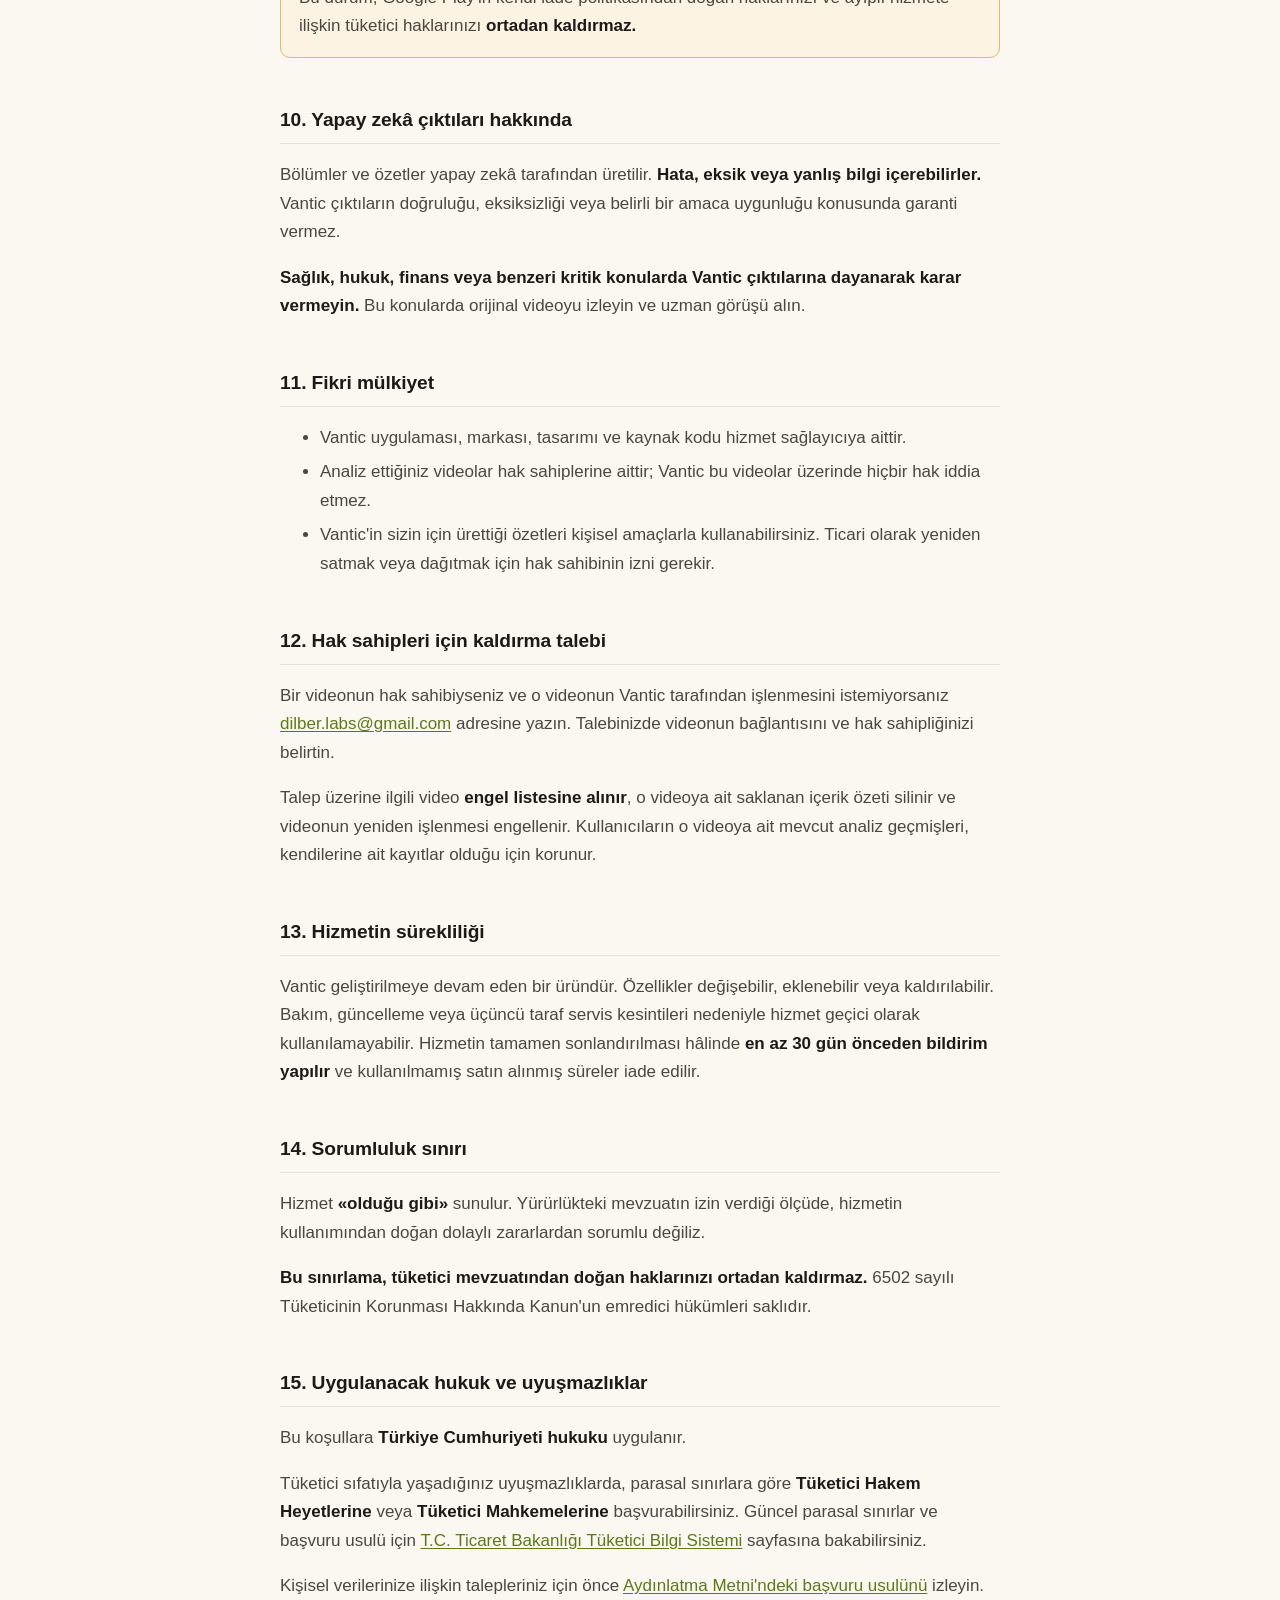
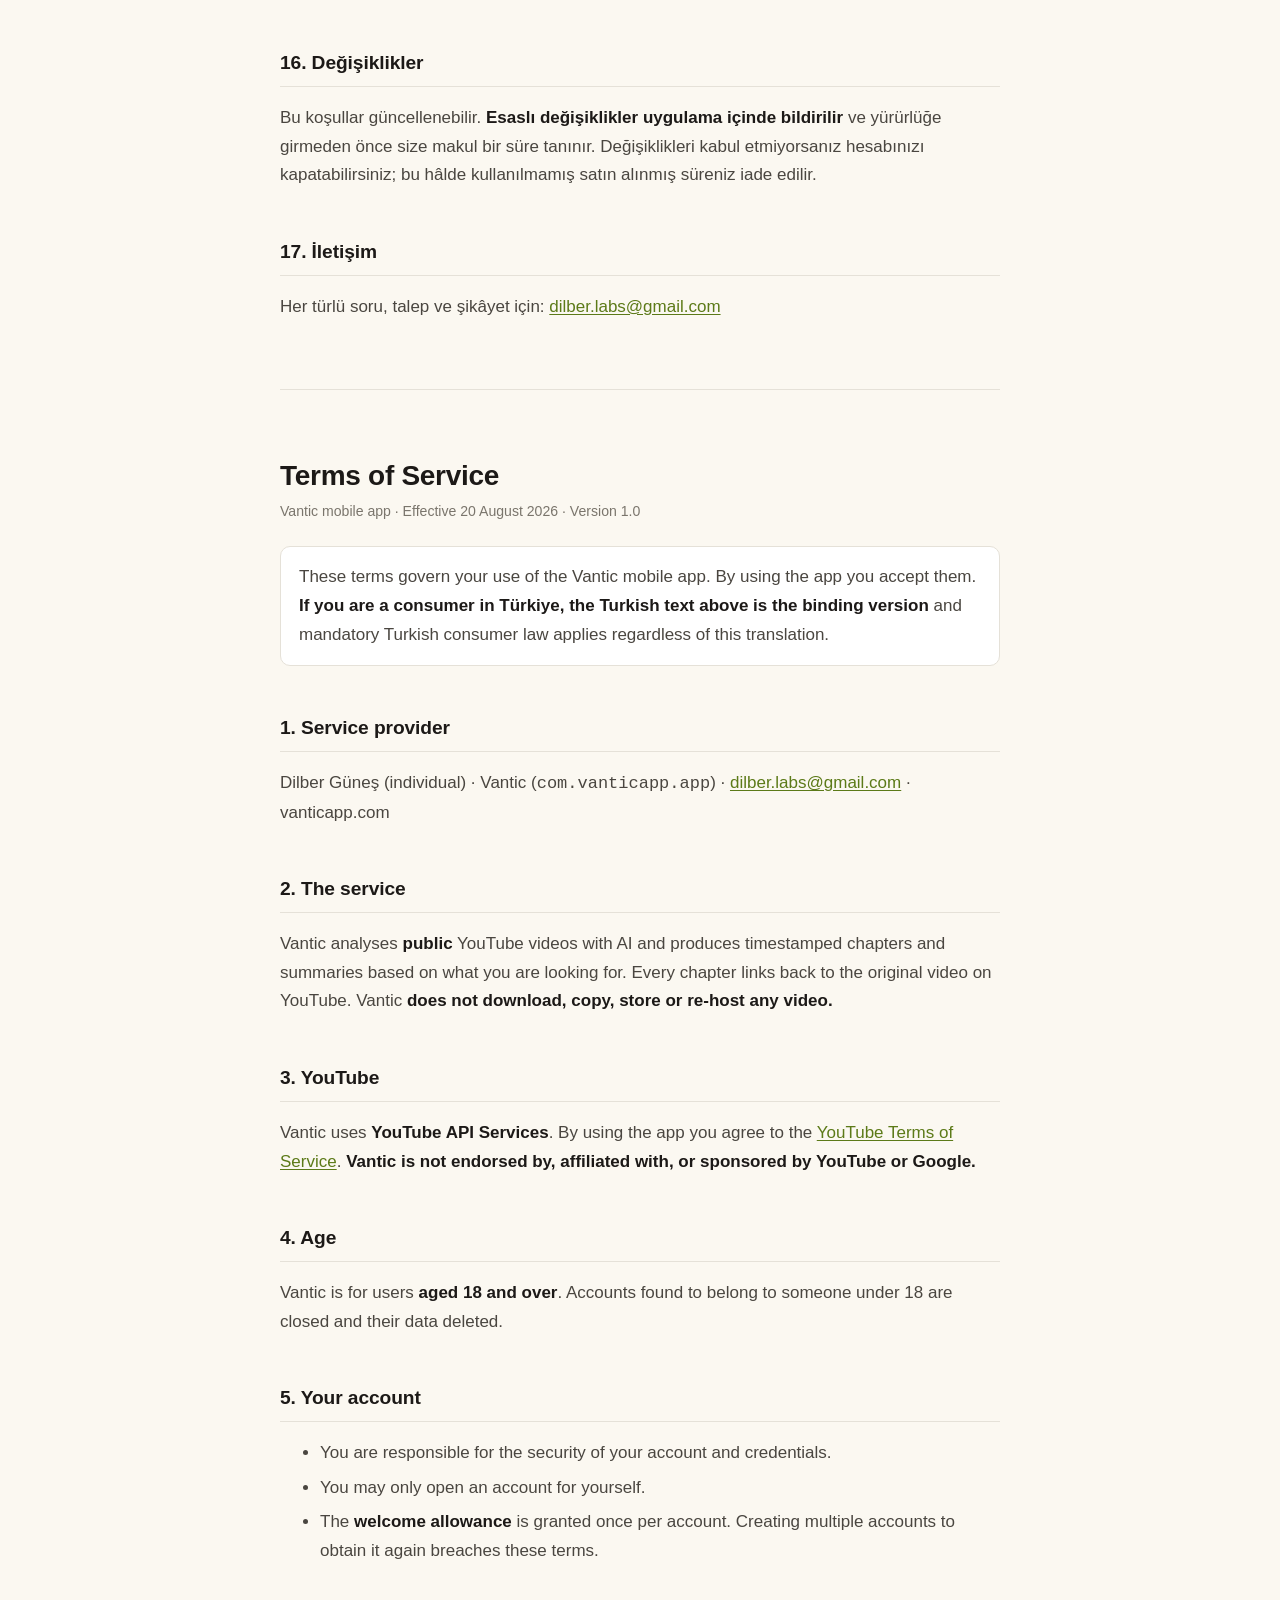
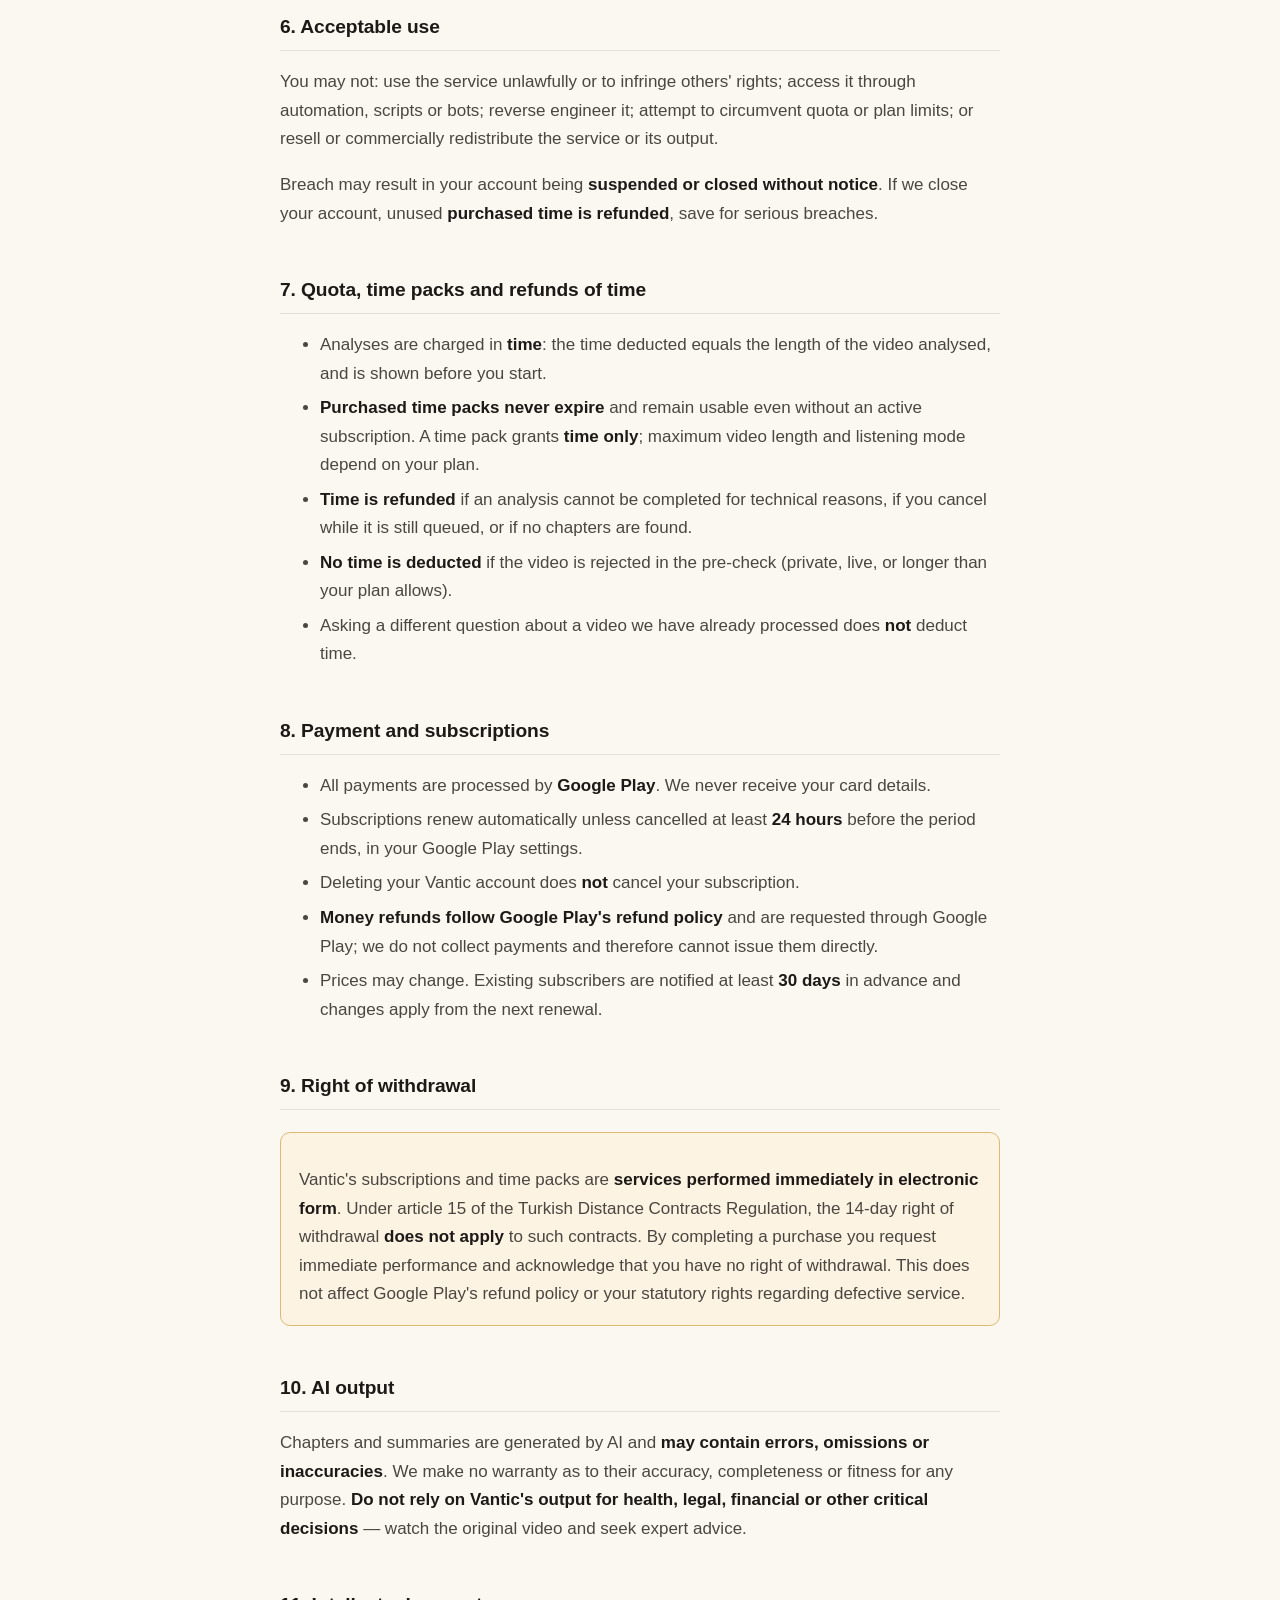
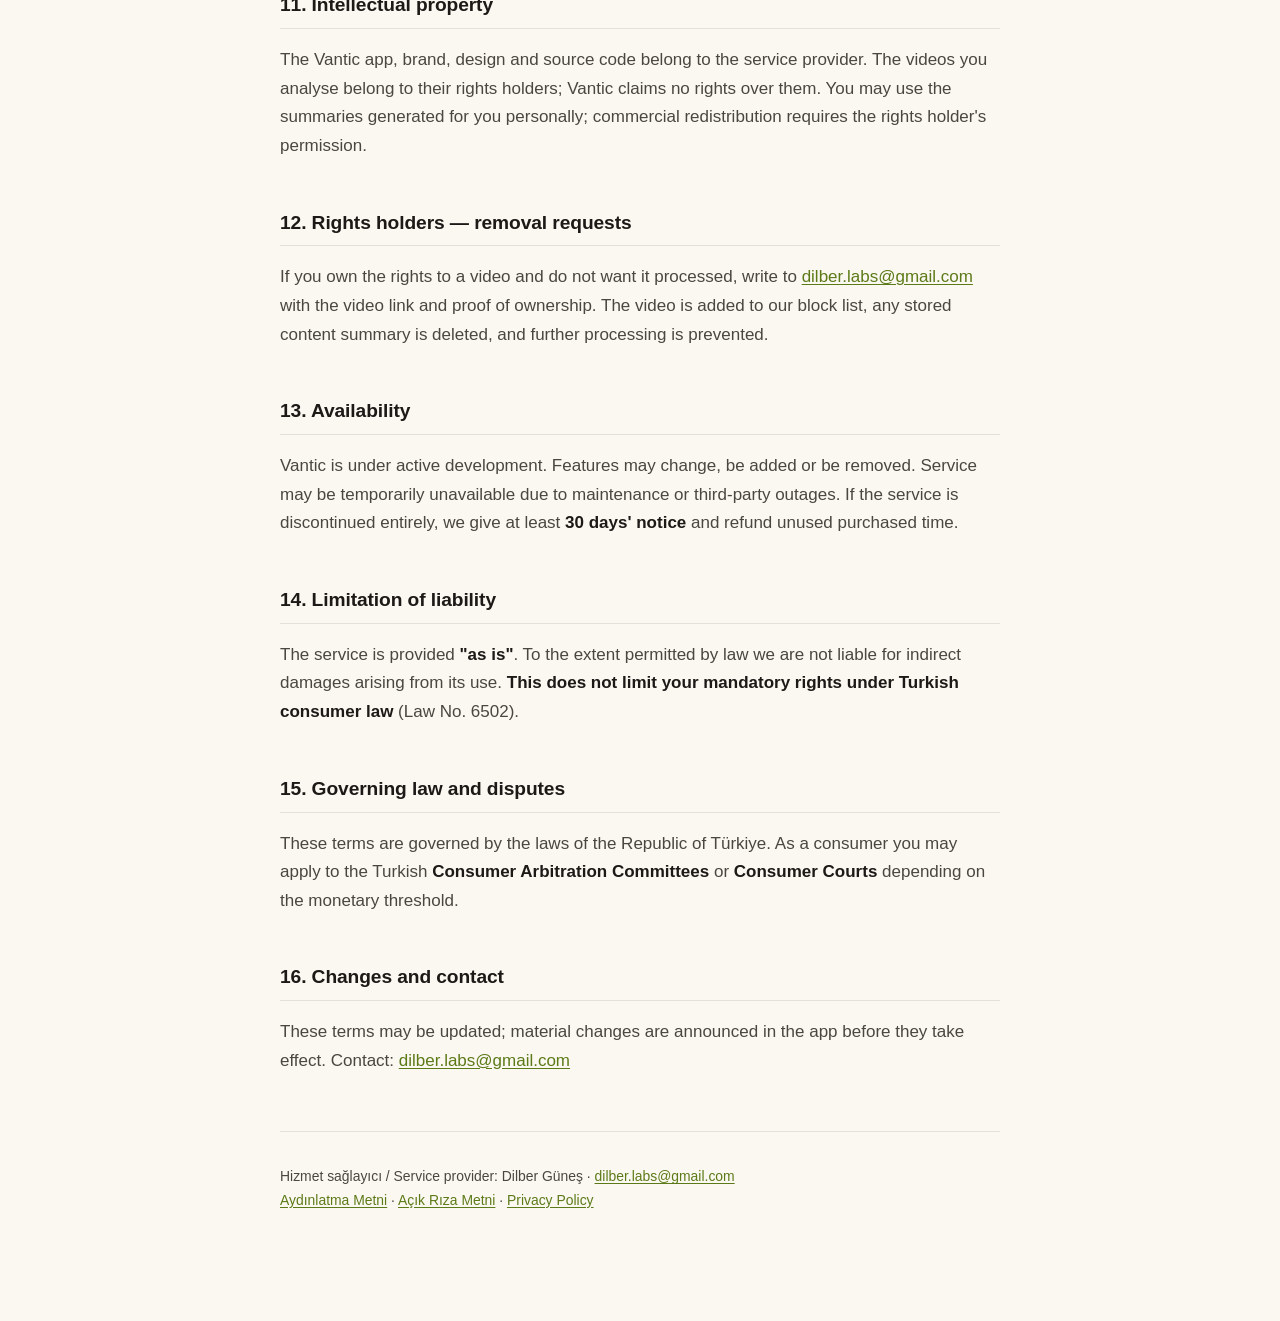
<file: kosullar/index.html>
<!DOCTYPE html>
<html lang="tr">
<head>
<meta charset="utf-8">
<meta name="viewport" content="width=device-width, initial-scale=1">
<title>Vantic — Kullanım Koşulları / Terms of Service</title>
<meta name="description" content="Vantic mobil uygulamasının kullanım koşulları.">
<link rel="stylesheet" href="../style.css">
</head>
<body>
<div class="wrap">

<h1>Kullanım Koşulları</h1>
<p class="meta">Vantic mobil uygulaması · Yürürlük tarihi: 20 Ağustos 2026 · Sürüm 1.0</p>

<p class="nav">
  <a href="#english">English ↓</a>
  <a href="../kvkk/">Aydınlatma Metni</a>
  <a href="../acik-riza/">Açık Rıza Metni</a>
</p>

<div class="box">
  <p>
    Bu koşullar, Vantic mobil uygulamasını kullanmanız hâlinde sizinle hizmet
    sağlayıcı arasında kurulan sözleşmeyi düzenler. Uygulamayı kullanarak bu
    koşulları kabul etmiş olursunuz.
  </p>
</div>

<h2>1. Hizmet sağlayıcı</h2>
<div class="scroll">
<table>
  <tr><th>Hizmet sağlayıcı</th><td>Dilber Güneş (gerçek kişi)</td></tr>
  <tr><th>Uygulama</th><td>Vantic (<code>com.vanticapp.app</code>)</td></tr>
  <tr><th>İletişim</th><td><a href="mailto:dilber.labs@gmail.com">dilber.labs@gmail.com</a></td></tr>
  <tr><th>İnternet adresi</th><td>vanticapp.com</td></tr>
</table>
</div>

<h2>2. Hizmetin tanımı</h2>
<p>
  Vantic, <strong>herkese açık</strong> YouTube videolarını yapay zekâ ile analiz
  ederek, belirttiğiniz konuya göre videonun ilgili bölümlerini zaman damgalı olarak
  çıkarır. Her bölüm, videonun YouTube'daki orijinaline geri bağlantı verir.
</p>
<p>
  Vantic <strong>video indirmez, kopyalamaz, saklamaz veya yeniden yayınlamaz.</strong>
  Videolar YouTube'un kendi platformunda izlenir.
</p>

<h2>3. YouTube hakkında</h2>
<p>
  Vantic <strong>YouTube API Hizmetleri'ni</strong> kullanır. Uygulamayı kullanarak
  <a href="https://www.youtube.com/t/terms">YouTube Hizmet Şartları</a>'nı kabul etmiş
  olursunuz. <strong>Vantic; YouTube veya Google tarafından desteklenen, onaylanan ya da
  onlarla ilişkili bir hizmet değildir.</strong>
</p>

<h2>4. Yaş sınırı</h2>
<p>
  Vantic <strong>18 yaş ve üzeri</strong> kullanıcılar içindir. 18 yaşından küçükseniz
  uygulamayı kullanamazsınız. 18 yaşından küçük olduğu tespit edilen hesaplar kapatılır
  ve verileri silinir.
</p>

<h2>5. Hesap</h2>
<ul>
  <li>Hesap açmak için geçerli bir e-posta adresi veya Google/Apple hesabı gerekir.</li>
  <li>Hesabınızın ve giriş bilgilerinizin güvenliğinden siz sorumlusunuz.</li>
  <li>Bir kişi yalnızca kendi adına hesap açabilir; başkası adına hesap açılamaz.</li>
  <li>
    <strong>Karşılama hakkı</strong> hesap başına bir kez verilir. Bu hakkı tekrar
    kazanmak amacıyla çok sayıda hesap açmak bu koşulların ihlalidir.
  </li>
</ul>

<h2>6. Kullanım kuralları</h2>
<p>Aşağıdakiler yasaktır:</p>
<ul>
  <li>Hizmeti yasa dışı amaçlarla veya başkalarının haklarını ihlal edecek şekilde kullanmak</li>
  <li>Hizmete otomatik veya toplu erişim sağlamak, betik/bot kullanmak</li>
  <li>Tersine mühendislik yapmak, kaynak koda erişmeye çalışmak</li>
  <li>Kota, süre veya plan sınırlarını aşmaya yönelik girişimlerde bulunmak</li>
  <li>Hizmeti veya çıktılarını yeniden satmak, ticari olarak dağıtmak</li>
</ul>
<p>
  Bu kuralların ihlali hâlinde hesabınız <strong>uyarı yapılmaksızın askıya alınabilir
  veya kapatılabilir.</strong> Kapatma hâlinde kullanılmamış <strong>satın alınmış
  süreniz iade edilir</strong>; ihlalin ağırlığına göre bu hakkın kullanılmaması
  hâlleri saklıdır.
</p>

<h2>7. Kota, süre paketleri ve iade</h2>
<ul>
  <li>Analizler <strong>süre</strong> üzerinden ücretlendirilir: kotanızdan düşen süre, analiz edilen videonun süresi kadardır.</li>
  <li>Analiz başlamadan önce ne kadar süre düşeceği ekranda gösterilir.</li>
  <li>
    <strong>Satın alınan süre paketleri yanmaz</strong> ve aboneliğiniz sona erse bile
    kullanılabilir. Ancak süre paketi yalnızca <strong>süre</strong> verir; video
    uzunluğu tavanı ve dinleme modu gibi özellikler <strong>planınıza bağlıdır.</strong>
  </li>
  <li>
    <strong>Şu hâllerde harcanan süre iade edilir:</strong> analiz teknik bir sebeple
    tamamlanamazsa · siz sırada beklerken iptal ederseniz · analiz sonucunda hiçbir
    bölüm bulunamazsa.
  </li>
  <li>
    Video ön kontrolde reddedilirse (gizli video, canlı yayın, planınızın süre tavanını
    aşan video) <strong>kotanızdan hiç düşülmez.</strong>
  </li>
  <li>
    Dökümü hazır bir videoya sonradan farklı bir soru sorarsanız kotanızdan
    <strong>düşülmez.</strong>
  </li>
</ul>

<h2>8. Ödeme ve abonelikler</h2>
<ul>
  <li>Tüm ödemeler <strong>Google Play</strong> üzerinden yapılır. Kart bilgileriniz bize hiçbir zaman ulaşmaz.</li>
  <li>Abonelikler, dönem bitiminden en az <strong>24 saat önce</strong> iptal edilmezse otomatik olarak yenilenir.</li>
  <li>İptal işlemi Google Play hesap ayarlarınızdan yapılır. <strong>Uygulama içinden hesabınızı silmeniz aboneliğinizi otomatik olarak iptal etmez.</strong></li>
  <li>
    <strong>Para iadeleri Google Play'in iade politikasına tabidir.</strong> İade
    talepleri Google Play üzerinden yapılır; biz ödeme tahsilatı yapmadığımız için
    doğrudan iade gerçekleştiremeyiz.
  </li>
</ul>

<h3>Fiyat değişikliği</h3>
<p>
  Abonelik fiyatları değişebilir. Mevcut aboneler için değişiklik, <strong>en az 30 gün
  önceden</strong> bildirilir ve ancak bir sonraki yenileme döneminde geçerli olur.
  Yeni fiyatı kabul etmezseniz yenilemeden önce iptal edebilirsiniz.
</p>

<h2 id="cayma">9. Cayma hakkı</h2>
<div class="warn">
  <p>
    <strong>Önemli — satın almadan önce okuyun.</strong> Vantic'in sunduğu abonelik ve
    süre paketleri, <em>elektronik ortamda anında ifa edilen hizmet</em> niteliğindedir.
    Mesafeli Sözleşmeler Yönetmeliği'nin <strong>15. maddesi</strong> uyarınca, elektronik
    ortamda anında ifa edilen hizmetlere ilişkin sözleşmelerde <strong>cayma hakkı
    kullanılamaz.</strong>
  </p>
  <p>
    Satın alma işlemini tamamlayarak, hizmetin <strong>derhâl ifa edilmesini talep
    ettiğinizi</strong> ve bu nedenle <strong>14 günlük cayma hakkınızın bulunmadığını
    bildiğinizi</strong> kabul etmiş olursunuz.
  </p>
  <p>
    Bu durum, Google Play'in kendi iade politikasından doğan haklarınızı ve ayıplı
    hizmete ilişkin tüketici haklarınızı <strong>ortadan kaldırmaz.</strong>
  </p>
</div>

<h2>10. Yapay zekâ çıktıları hakkında</h2>
<p>
  Bölümler ve özetler yapay zekâ tarafından üretilir. <strong>Hata, eksik veya yanlış
  bilgi içerebilirler.</strong> Vantic çıktıların doğruluğu, eksiksizliği veya belirli
  bir amaca uygunluğu konusunda garanti vermez.
</p>
<p>
  <strong>Sağlık, hukuk, finans veya benzeri kritik konularda Vantic çıktılarına
  dayanarak karar vermeyin.</strong> Bu konularda orijinal videoyu izleyin ve uzman
  görüşü alın.
</p>

<h2>11. Fikri mülkiyet</h2>
<ul>
  <li>Vantic uygulaması, markası, tasarımı ve kaynak kodu hizmet sağlayıcıya aittir.</li>
  <li>Analiz ettiğiniz videolar hak sahiplerine aittir; Vantic bu videolar üzerinde hiçbir hak iddia etmez.</li>
  <li>
    Vantic'in sizin için ürettiği özetleri kişisel amaçlarla kullanabilirsiniz.
    Ticari olarak yeniden satmak veya dağıtmak için hak sahibinin izni gerekir.
  </li>
</ul>

<h2>12. Hak sahipleri için kaldırma talebi</h2>
<p>
  Bir videonun hak sahibiyseniz ve o videonun Vantic tarafından işlenmesini
  istemiyorsanız <a href="mailto:dilber.labs@gmail.com">dilber.labs@gmail.com</a>
  adresine yazın. Talebinizde videonun bağlantısını ve hak sahipliğinizi belirtin.
</p>
<p>
  Talep üzerine ilgili video <strong>engel listesine alınır</strong>, o videoya ait
  saklanan içerik özeti silinir ve videonun yeniden işlenmesi engellenir. Kullanıcıların
  o videoya ait mevcut analiz geçmişleri, kendilerine ait kayıtlar olduğu için korunur.
</p>

<h2>13. Hizmetin sürekliliği</h2>
<p>
  Vantic geliştirilmeye devam eden bir üründür. Özellikler değişebilir, eklenebilir veya
  kaldırılabilir. Bakım, güncelleme veya üçüncü taraf servis kesintileri nedeniyle hizmet
  geçici olarak kullanılamayabilir. Hizmetin tamamen sonlandırılması hâlinde
  <strong>en az 30 gün önceden bildirim yapılır</strong> ve kullanılmamış satın alınmış
  süreler iade edilir.
</p>

<h2>14. Sorumluluk sınırı</h2>
<p>
  Hizmet <strong>&laquo;olduğu gibi&raquo;</strong> sunulur. Yürürlükteki mevzuatın izin
  verdiği ölçüde, hizmetin kullanımından doğan dolaylı zararlardan sorumlu değiliz.
</p>
<p>
  <strong>Bu sınırlama, tüketici mevzuatından doğan haklarınızı ortadan kaldırmaz.</strong>
  6502 sayılı Tüketicinin Korunması Hakkında Kanun'un emredici hükümleri saklıdır.
</p>

<h2>15. Uygulanacak hukuk ve uyuşmazlıklar</h2>
<p>Bu koşullara <strong>Türkiye Cumhuriyeti hukuku</strong> uygulanır.</p>
<p>
  Tüketici sıfatıyla yaşadığınız uyuşmazlıklarda, parasal sınırlara göre
  <strong>Tüketici Hakem Heyetlerine</strong> veya <strong>Tüketici Mahkemelerine</strong>
  başvurabilirsiniz. Güncel parasal sınırlar ve başvuru usulü için
  <a href="https://tuketici.ticaret.gov.tr">T.C. Ticaret Bakanlığı Tüketici Bilgi
  Sistemi</a> sayfasına bakabilirsiniz.
</p>
<p>
  Kişisel verilerinize ilişkin talepleriniz için önce
  <a href="../kvkk/#basvuru">Aydınlatma Metni'ndeki başvuru usulünü</a> izleyin.
</p>

<h2>16. Değişiklikler</h2>
<p>
  Bu koşullar güncellenebilir. <strong>Esaslı değişiklikler uygulama içinde bildirilir</strong>
  ve yürürlüğe girmeden önce size makul bir süre tanınır. Değişiklikleri kabul
  etmiyorsanız hesabınızı kapatabilirsiniz; bu hâlde kullanılmamış satın alınmış
  süreniz iade edilir.
</p>

<h2>17. İletişim</h2>
<p>
  Her türlü soru, talep ve şikâyet için:
  <a href="mailto:dilber.labs@gmail.com">dilber.labs@gmail.com</a>
</p>

<hr style="border:none;border-top:1px solid var(--line);margin:4em 0">

<h1 id="english">Terms of Service</h1>
<p class="meta">Vantic mobile app · Effective 20 August 2026 · Version 1.0</p>

<div class="box">
  <p>
    These terms govern your use of the Vantic mobile app. By using the app you accept
    them. <strong>If you are a consumer in Türkiye, the Turkish text above is the binding
    version</strong> and mandatory Turkish consumer law applies regardless of this
    translation.
  </p>
</div>

<h2>1. Service provider</h2>
<p>
  Dilber Güneş (individual) · Vantic (<code>com.vanticapp.app</code>) ·
  <a href="mailto:dilber.labs@gmail.com">dilber.labs@gmail.com</a> · vanticapp.com
</p>

<h2>2. The service</h2>
<p>
  Vantic analyses <strong>public</strong> YouTube videos with AI and produces timestamped
  chapters and summaries based on what you are looking for. Every chapter links back to
  the original video on YouTube. Vantic <strong>does not download, copy, store or re-host
  any video.</strong>
</p>

<h2>3. YouTube</h2>
<p>
  Vantic uses <strong>YouTube API Services</strong>. By using the app you agree to the
  <a href="https://www.youtube.com/t/terms">YouTube Terms of Service</a>.
  <strong>Vantic is not endorsed by, affiliated with, or sponsored by YouTube or Google.</strong>
</p>

<h2>4. Age</h2>
<p>Vantic is for users <strong>aged 18 and over</strong>. Accounts found to belong to
someone under 18 are closed and their data deleted.</p>

<h2>5. Your account</h2>
<ul>
  <li>You are responsible for the security of your account and credentials.</li>
  <li>You may only open an account for yourself.</li>
  <li>The <strong>welcome allowance</strong> is granted once per account. Creating multiple
      accounts to obtain it again breaches these terms.</li>
</ul>

<h2>6. Acceptable use</h2>
<p>You may not: use the service unlawfully or to infringe others' rights; access it
through automation, scripts or bots; reverse engineer it; attempt to circumvent quota or
plan limits; or resell or commercially redistribute the service or its output.</p>
<p>
  Breach may result in your account being <strong>suspended or closed without notice</strong>.
  If we close your account, unused <strong>purchased time is refunded</strong>, save for
  serious breaches.
</p>

<h2>7. Quota, time packs and refunds of time</h2>
<ul>
  <li>Analyses are charged in <strong>time</strong>: the time deducted equals the length of the video analysed, and is shown before you start.</li>
  <li><strong>Purchased time packs never expire</strong> and remain usable even without an active subscription. A time pack grants <strong>time only</strong>; maximum video length and listening mode depend on your plan.</li>
  <li><strong>Time is refunded</strong> if an analysis cannot be completed for technical reasons, if you cancel while it is still queued, or if no chapters are found.</li>
  <li><strong>No time is deducted</strong> if the video is rejected in the pre-check (private, live, or longer than your plan allows).</li>
  <li>Asking a different question about a video we have already processed does <strong>not</strong> deduct time.</li>
</ul>

<h2>8. Payment and subscriptions</h2>
<ul>
  <li>All payments are processed by <strong>Google Play</strong>. We never receive your card details.</li>
  <li>Subscriptions renew automatically unless cancelled at least <strong>24 hours</strong> before the period ends, in your Google Play settings.</li>
  <li>Deleting your Vantic account does <strong>not</strong> cancel your subscription.</li>
  <li><strong>Money refunds follow Google Play's refund policy</strong> and are requested through Google Play; we do not collect payments and therefore cannot issue them directly.</li>
  <li>Prices may change. Existing subscribers are notified at least <strong>30 days</strong> in advance and changes apply from the next renewal.</li>
</ul>

<h2>9. Right of withdrawal</h2>
<div class="warn">
  <p>
    Vantic's subscriptions and time packs are <strong>services performed immediately in
    electronic form</strong>. Under article 15 of the Turkish Distance Contracts
    Regulation, the 14-day right of withdrawal <strong>does not apply</strong> to such
    contracts. By completing a purchase you request immediate performance and acknowledge
    that you have no right of withdrawal. This does not affect Google Play's refund policy
    or your statutory rights regarding defective service.
  </p>
</div>

<h2>10. AI output</h2>
<p>
  Chapters and summaries are generated by AI and <strong>may contain errors, omissions or
  inaccuracies</strong>. We make no warranty as to their accuracy, completeness or fitness
  for any purpose. <strong>Do not rely on Vantic's output for health, legal, financial or
  other critical decisions</strong> — watch the original video and seek expert advice.
</p>

<h2>11. Intellectual property</h2>
<p>
  The Vantic app, brand, design and source code belong to the service provider. The videos
  you analyse belong to their rights holders; Vantic claims no rights over them. You may
  use the summaries generated for you personally; commercial redistribution requires the
  rights holder's permission.
</p>

<h2>12. Rights holders — removal requests</h2>
<p>
  If you own the rights to a video and do not want it processed, write to
  <a href="mailto:dilber.labs@gmail.com">dilber.labs@gmail.com</a> with the video link and
  proof of ownership. The video is added to our block list, any stored content summary is
  deleted, and further processing is prevented.
</p>

<h2>13. Availability</h2>
<p>
  Vantic is under active development. Features may change, be added or be removed. Service
  may be temporarily unavailable due to maintenance or third-party outages. If the service
  is discontinued entirely, we give at least <strong>30 days' notice</strong> and refund
  unused purchased time.
</p>

<h2>14. Limitation of liability</h2>
<p>
  The service is provided <strong>"as is"</strong>. To the extent permitted by law we are
  not liable for indirect damages arising from its use. <strong>This does not limit your
  mandatory rights under Turkish consumer law</strong> (Law No. 6502).
</p>

<h2>15. Governing law and disputes</h2>
<p>
  These terms are governed by the laws of the Republic of Türkiye. As a consumer you may
  apply to the Turkish <strong>Consumer Arbitration Committees</strong> or
  <strong>Consumer Courts</strong> depending on the monetary threshold.
</p>

<h2>16. Changes and contact</h2>
<p>
  These terms may be updated; material changes are announced in the app before they take
  effect. Contact: <a href="mailto:dilber.labs@gmail.com">dilber.labs@gmail.com</a>
</p>

<footer>
  <p>
    Hizmet sağlayıcı / Service provider: Dilber Güneş ·
    <a href="mailto:dilber.labs@gmail.com">dilber.labs@gmail.com</a><br>
    <a href="../kvkk/">Aydınlatma Metni</a> ·
    <a href="../acik-riza/">Açık Rıza Metni</a> ·
    <a href="../privacy/">Privacy Policy</a>
  </p>
</footer>

</div>
</body>
</html>
</file>
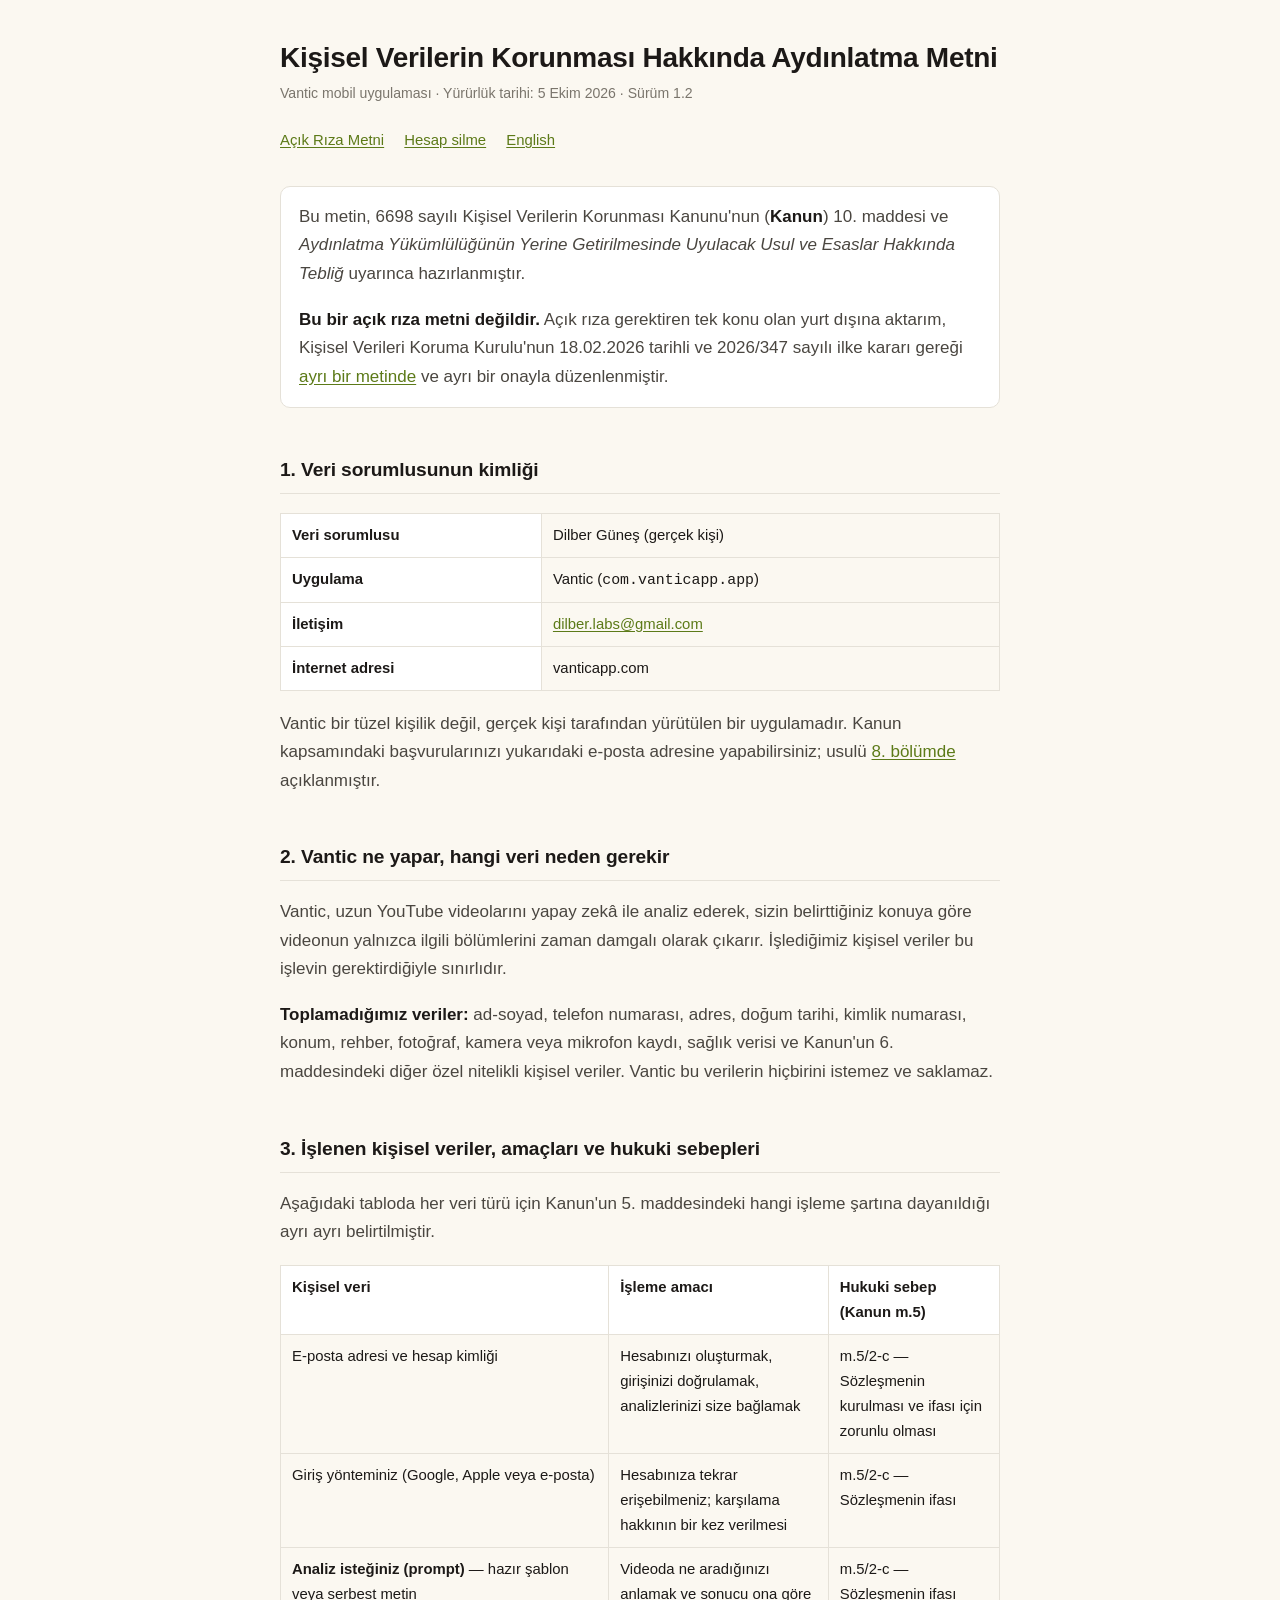
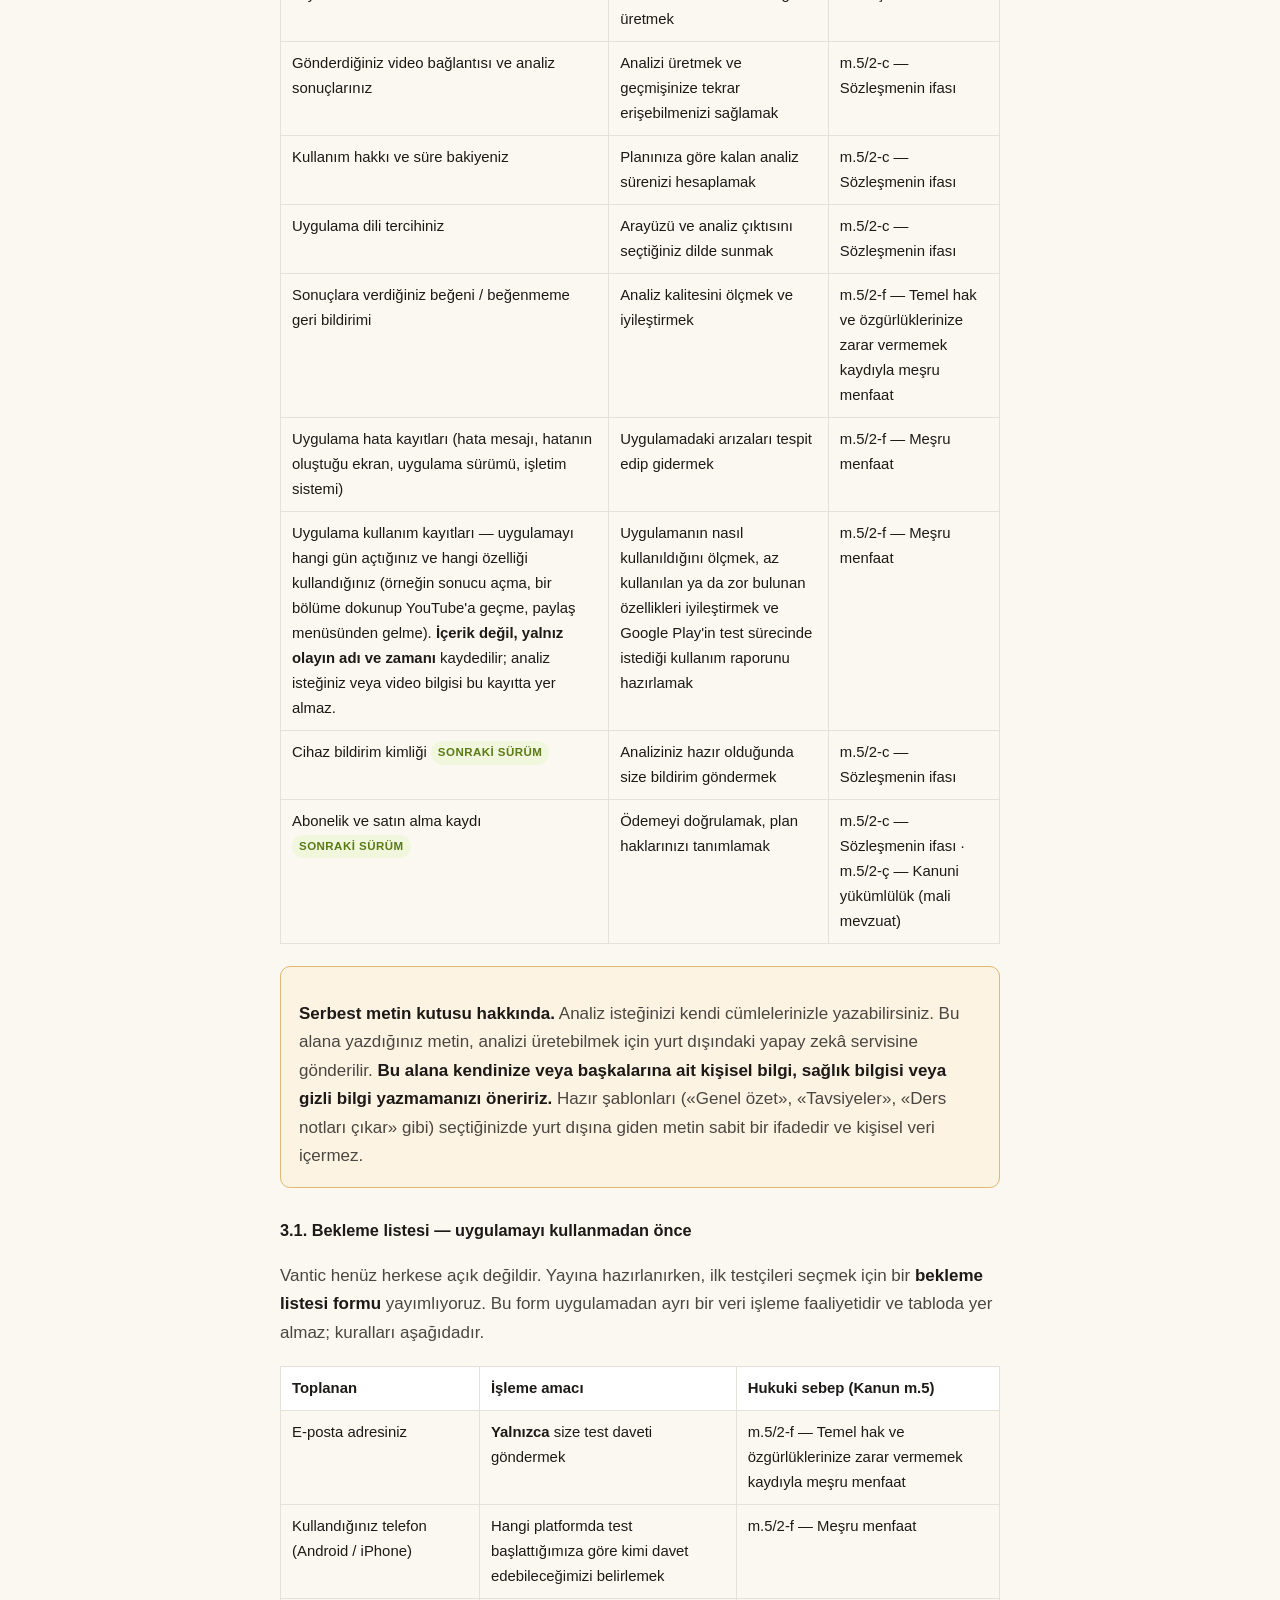
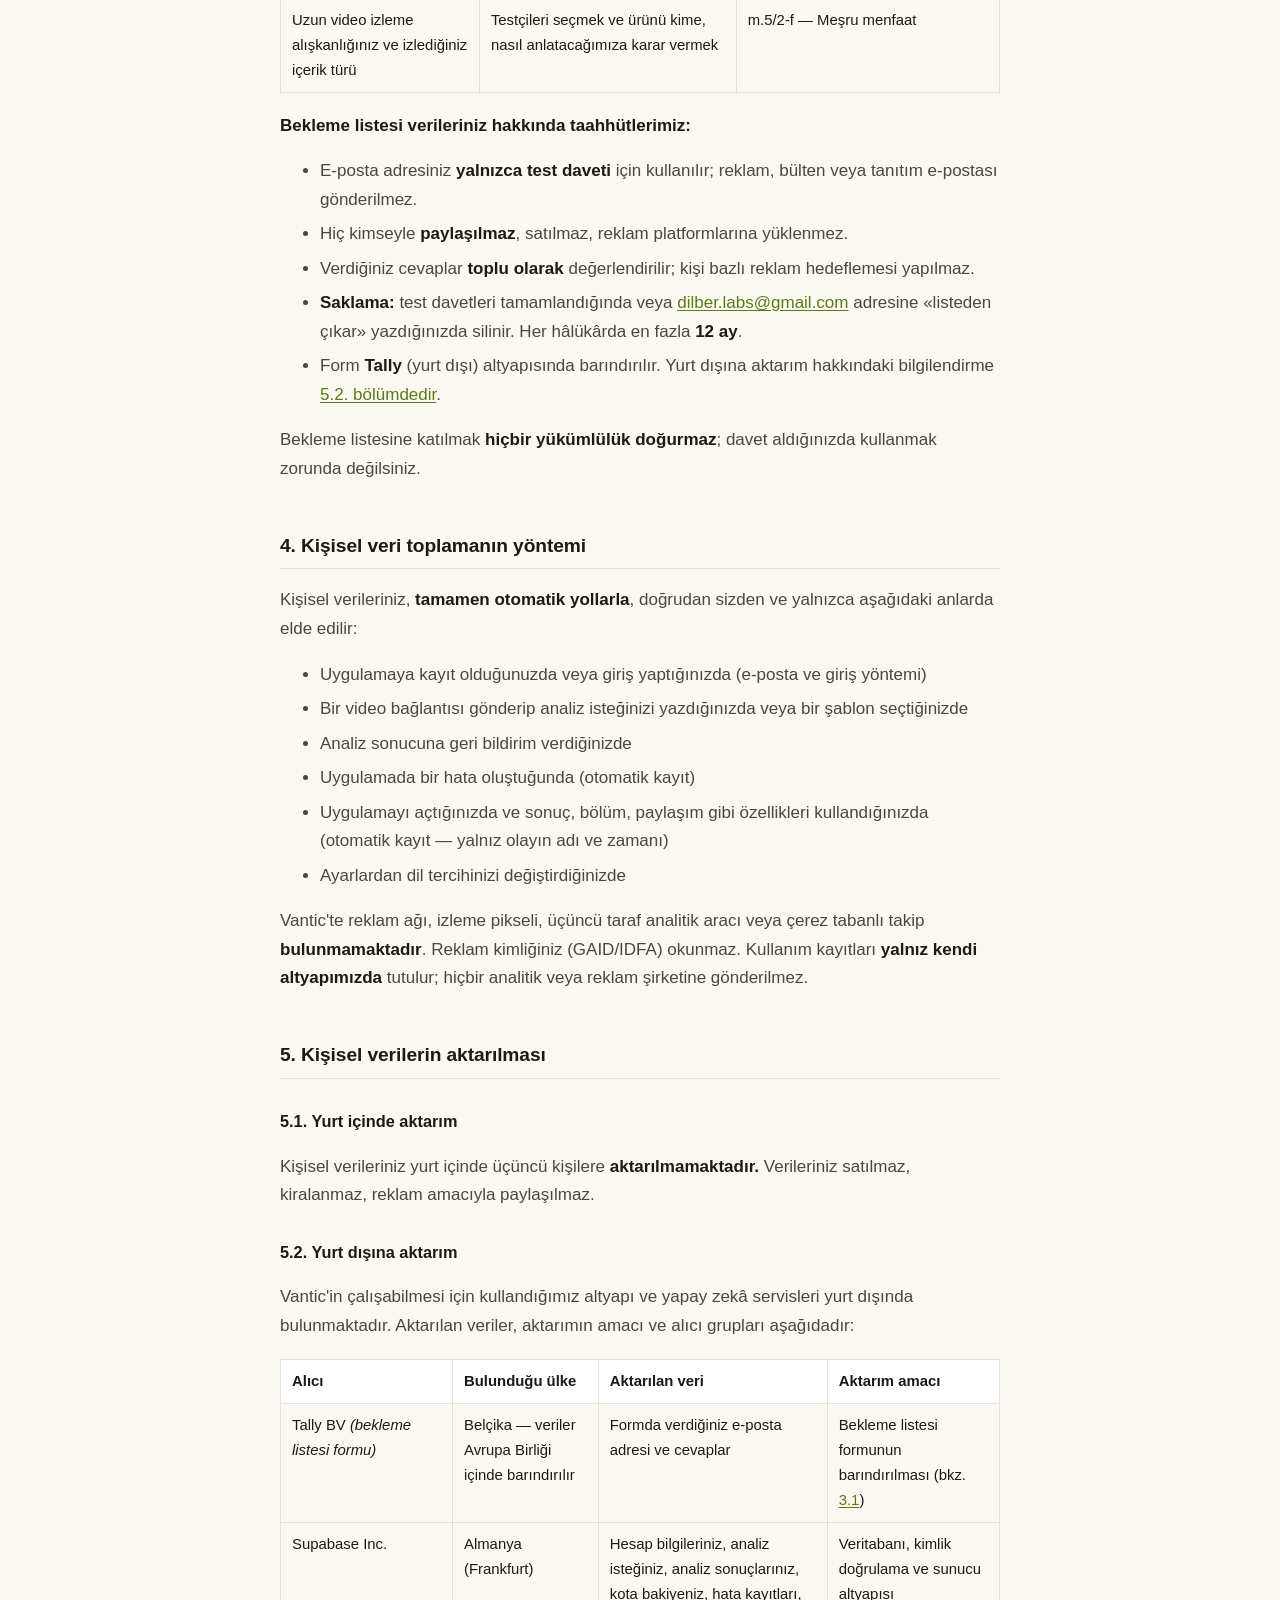
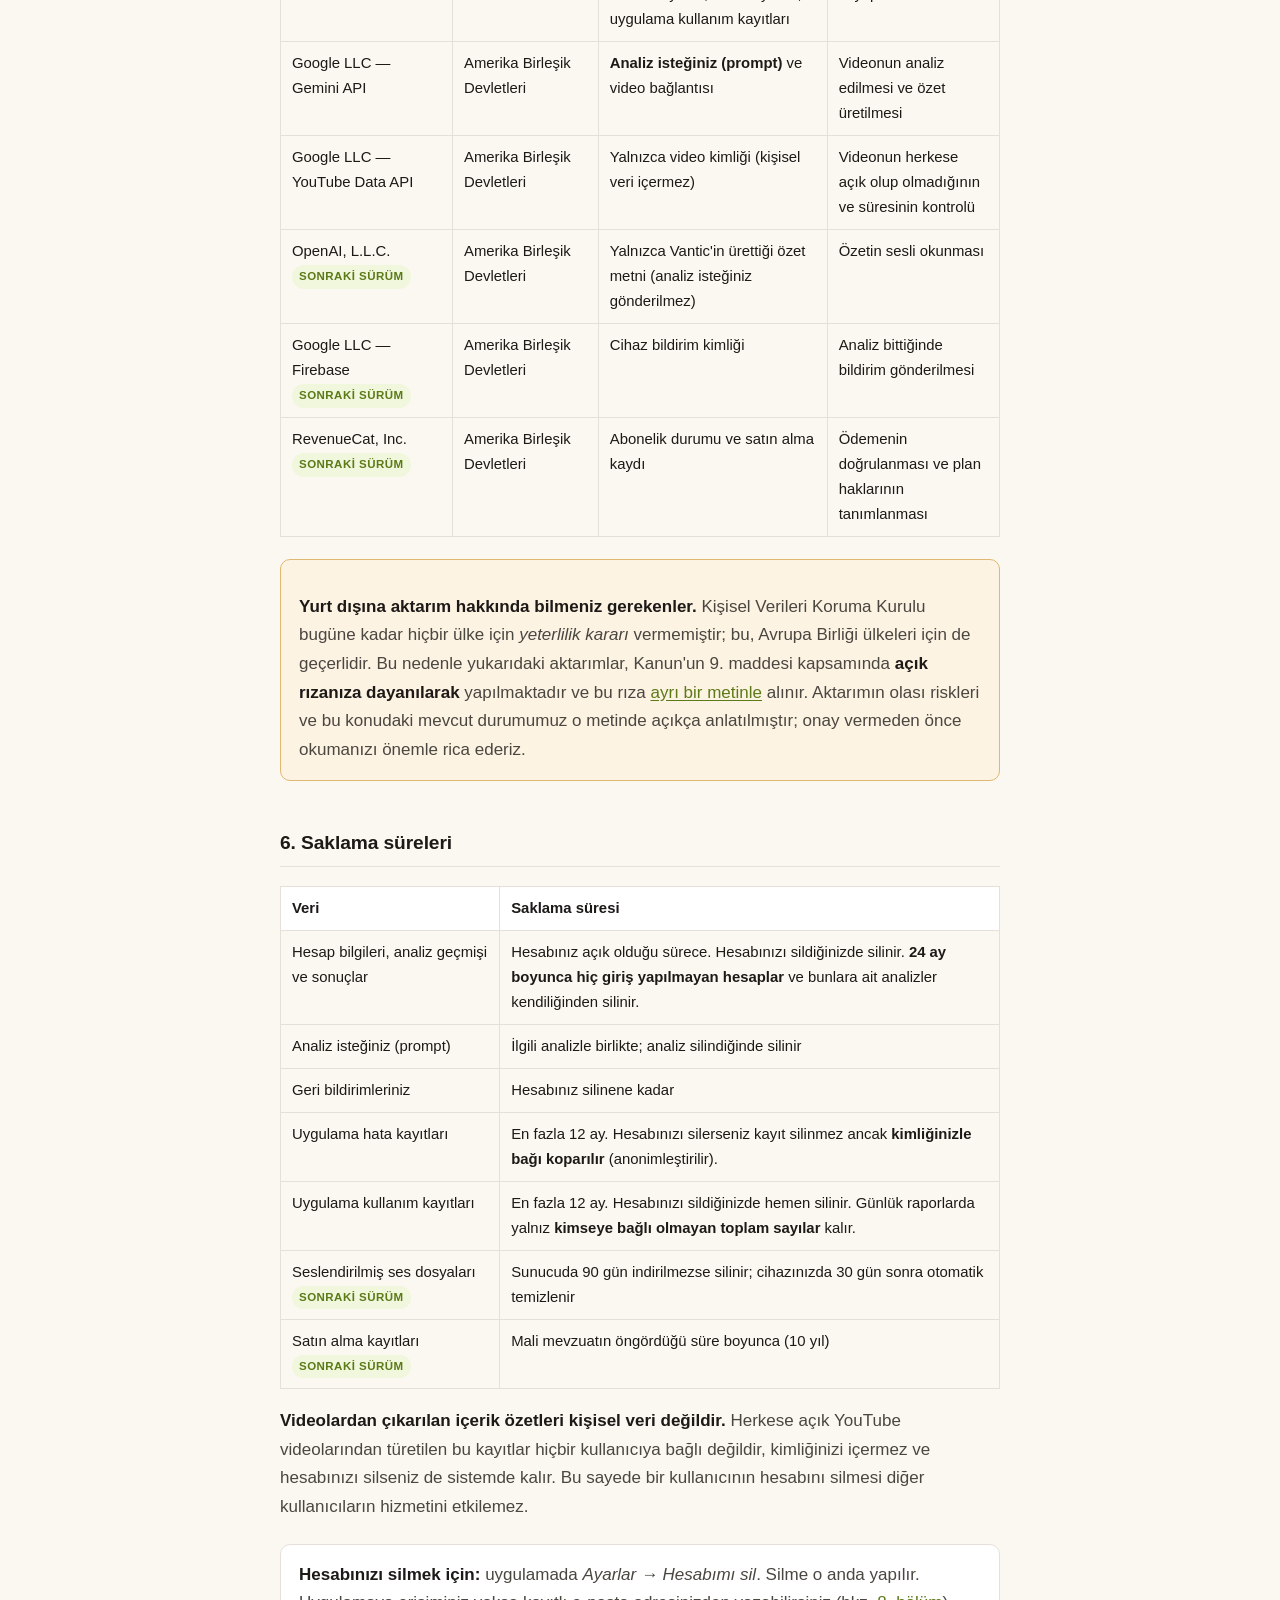
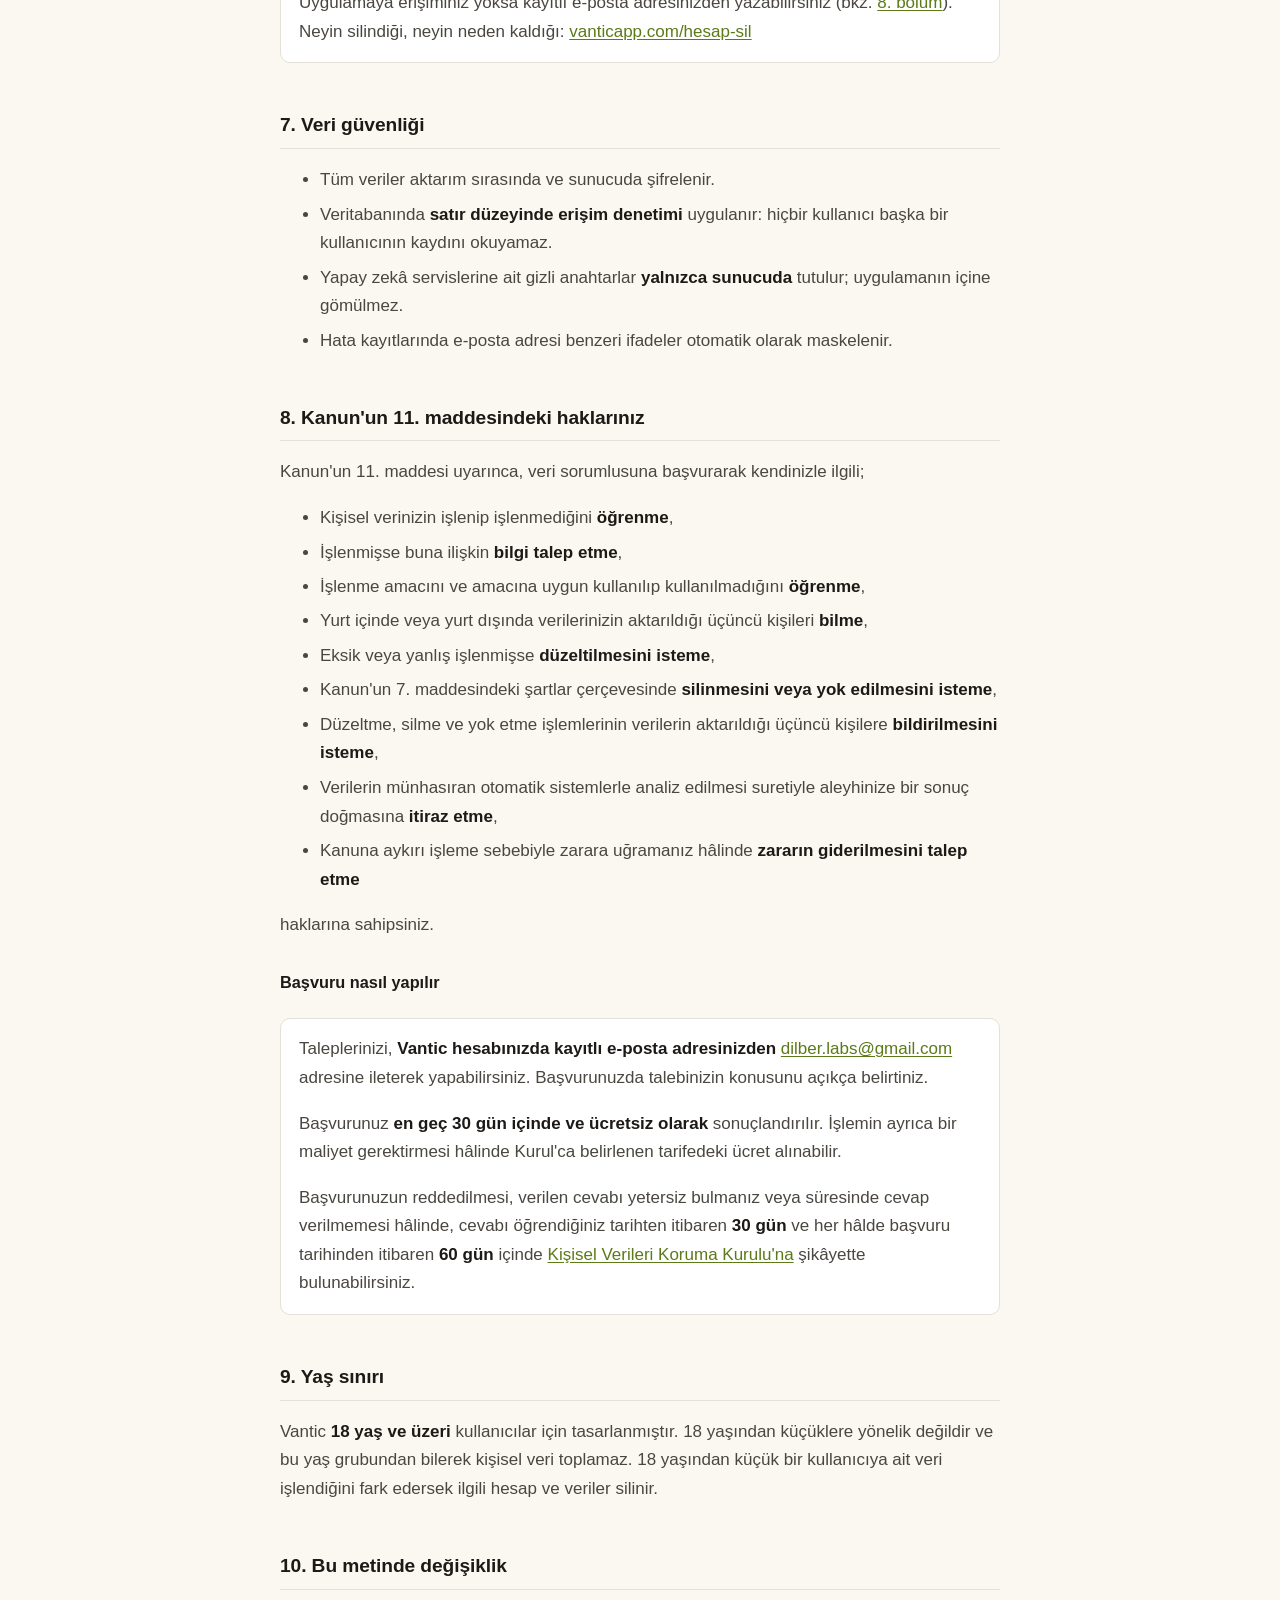
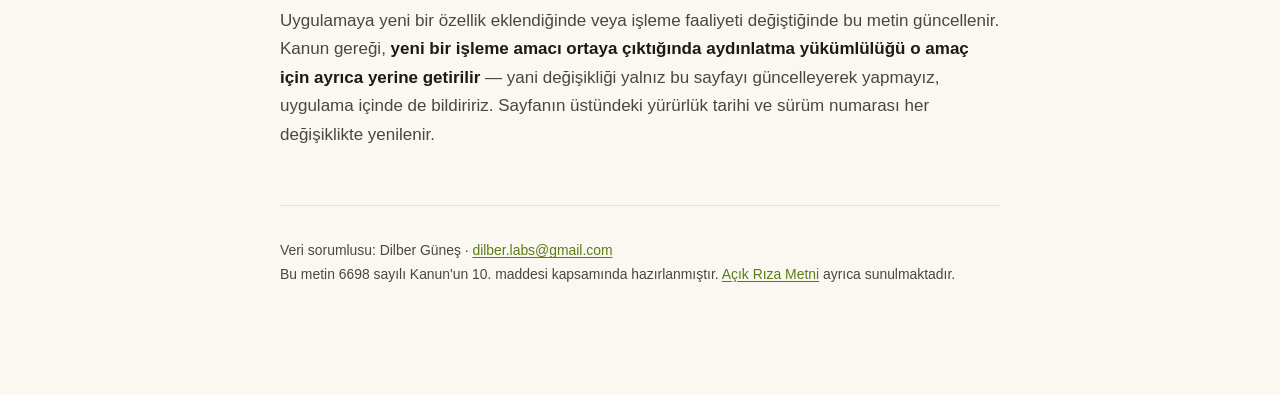
<file: kvkk/index.html>
<!DOCTYPE html>
<html lang="tr">
<head>
<meta charset="utf-8">
<meta name="viewport" content="width=device-width, initial-scale=1">
<title>Vantic — Kişisel Verilerin Korunması Aydınlatma Metni</title>
<meta name="description" content="Vantic uygulamasının 6698 sayılı KVKK kapsamındaki aydınlatma metni.">
<link rel="stylesheet" href="../style.css">
</head>
<body>
<div class="wrap">

<h1>Kişisel Verilerin Korunması Hakkında Aydınlatma Metni</h1>
<p class="meta">Vantic mobil uygulaması · Yürürlük tarihi: 5 Ekim 2026 · Sürüm 1.2</p>

<p class="nav">
  <a href="../acik-riza/">Açık Rıza Metni</a>
  <a href="../hesap-sil/">Hesap silme</a>
  <a href="../privacy/">English</a>
</p>

<div class="box">
  <p>
    Bu metin, 6698 sayılı Kişisel Verilerin Korunması Kanunu'nun (<strong>Kanun</strong>)
    10. maddesi ve <em>Aydınlatma Yükümlülüğünün Yerine Getirilmesinde Uyulacak Usul ve
    Esaslar Hakkında Tebliğ</em> uyarınca hazırlanmıştır.
  </p>
  <p>
    <strong>Bu bir açık rıza metni değildir.</strong> Açık rıza gerektiren tek konu olan
    yurt dışına aktarım, Kişisel Verileri Koruma Kurulu'nun 18.02.2026 tarihli ve
    2026/347 sayılı ilke kararı gereği <a href="../acik-riza/">ayrı bir metinde</a>
    ve ayrı bir onayla düzenlenmiştir.
  </p>
</div>

<h2>1. Veri sorumlusunun kimliği</h2>
<div class="scroll">
<table>
  <tr><th>Veri sorumlusu</th><td>Dilber Güneş (gerçek kişi)</td></tr>
  <tr><th>Uygulama</th><td>Vantic (<code>com.vanticapp.app</code>)</td></tr>
  <tr><th>İletişim</th><td><a href="mailto:dilber.labs@gmail.com">dilber.labs@gmail.com</a></td></tr>
  <tr><th>İnternet adresi</th><td>vanticapp.com</td></tr>
</table>
</div>
<p>
  Vantic bir tüzel kişilik değil, gerçek kişi tarafından yürütülen bir uygulamadır.
  Kanun kapsamındaki başvurularınızı yukarıdaki e-posta adresine yapabilirsiniz;
  usulü <a href="#basvuru">8. bölümde</a> açıklanmıştır.
</p>

<h2>2. Vantic ne yapar, hangi veri neden gerekir</h2>
<p>
  Vantic, uzun YouTube videolarını yapay zekâ ile analiz ederek, sizin belirttiğiniz
  konuya göre videonun yalnızca ilgili bölümlerini zaman damgalı olarak çıkarır.
  İşlediğimiz kişisel veriler bu işlevin gerektirdiğiyle sınırlıdır.
</p>
<p><strong>Toplamadığımız veriler:</strong> ad-soyad, telefon numarası, adres, doğum
tarihi, kimlik numarası, konum, rehber, fotoğraf, kamera veya mikrofon kaydı, sağlık
verisi ve Kanun'un 6. maddesindeki diğer özel nitelikli kişisel veriler. Vantic bu
verilerin hiçbirini istemez ve saklamaz.</p>

<h2>3. İşlenen kişisel veriler, amaçları ve hukuki sebepleri</h2>
<p>
  Aşağıdaki tabloda her veri türü için Kanun'un 5. maddesindeki hangi işleme şartına
  dayanıldığı ayrı ayrı belirtilmiştir.
</p>

<div class="scroll">
<table>
  <tr>
    <th>Kişisel veri</th><th>İşleme amacı</th><th>Hukuki sebep (Kanun m.5)</th>
  </tr>
  <tr>
    <td>E-posta adresi ve hesap kimliği</td>
    <td>Hesabınızı oluşturmak, girişinizi doğrulamak, analizlerinizi size bağlamak</td>
    <td>m.5/2-c — Sözleşmenin kurulması ve ifası için zorunlu olması</td>
  </tr>
  <tr>
    <td>Giriş yönteminiz (Google, Apple veya e-posta)</td>
    <td>Hesabınıza tekrar erişebilmeniz; karşılama hakkının bir kez verilmesi</td>
    <td>m.5/2-c — Sözleşmenin ifası</td>
  </tr>
  <tr>
    <td><strong>Analiz isteğiniz (prompt)</strong> — hazır şablon veya serbest metin</td>
    <td>Videoda ne aradığınızı anlamak ve sonucu ona göre üretmek</td>
    <td>m.5/2-c — Sözleşmenin ifası</td>
  </tr>
  <tr>
    <td>Gönderdiğiniz video bağlantısı ve analiz sonuçlarınız</td>
    <td>Analizi üretmek ve geçmişinize tekrar erişebilmenizi sağlamak</td>
    <td>m.5/2-c — Sözleşmenin ifası</td>
  </tr>
  <tr>
    <td>Kullanım hakkı ve süre bakiyeniz</td>
    <td>Planınıza göre kalan analiz sürenizi hesaplamak</td>
    <td>m.5/2-c — Sözleşmenin ifası</td>
  </tr>
  <tr>
    <td>Uygulama dili tercihiniz</td>
    <td>Arayüzü ve analiz çıktısını seçtiğiniz dilde sunmak</td>
    <td>m.5/2-c — Sözleşmenin ifası</td>
  </tr>
  <tr>
    <td>Sonuçlara verdiğiniz beğeni / beğenmeme geri bildirimi</td>
    <td>Analiz kalitesini ölçmek ve iyileştirmek</td>
    <td>m.5/2-f — Temel hak ve özgürlüklerinize zarar vermemek kaydıyla meşru menfaat</td>
  </tr>
  <tr>
    <td>Uygulama hata kayıtları (hata mesajı, hatanın oluştuğu ekran, uygulama sürümü, işletim sistemi)</td>
    <td>Uygulamadaki arızaları tespit edip gidermek</td>
    <td>m.5/2-f — Meşru menfaat</td>
  </tr>
  <tr>
    <td>Uygulama kullanım kayıtları — uygulamayı hangi gün açtığınız ve hangi
        özelliği kullandığınız (örneğin sonucu açma, bir bölüme dokunup YouTube'a
        geçme, paylaş menüsünden gelme). <strong>İçerik değil, yalnız olayın adı ve
        zamanı</strong> kaydedilir; analiz isteğiniz veya video bilgisi bu kayıtta
        yer almaz.</td>
    <td>Uygulamanın nasıl kullanıldığını ölçmek, az kullanılan ya da zor bulunan
        özellikleri iyileştirmek ve Google Play'in test sürecinde istediği kullanım
        raporunu hazırlamak</td>
    <td>m.5/2-f — Meşru menfaat</td>
  </tr>
  <tr>
    <td>Cihaz bildirim kimliği <span class="later">Sonraki sürüm</span></td>
    <td>Analiziniz hazır olduğunda size bildirim göndermek</td>
    <td>m.5/2-c — Sözleşmenin ifası</td>
  </tr>
  <tr>
    <td>Abonelik ve satın alma kaydı <span class="later">Sonraki sürüm</span></td>
    <td>Ödemeyi doğrulamak, plan haklarınızı tanımlamak</td>
    <td>m.5/2-c — Sözleşmenin ifası · m.5/2-ç — Kanuni yükümlülük (mali mevzuat)</td>
  </tr>
</table>
</div>

<div class="warn">
  <p>
    <strong>Serbest metin kutusu hakkında.</strong> Analiz isteğinizi kendi
    cümlelerinizle yazabilirsiniz. Bu alana yazdığınız metin, analizi üretebilmek için
    yurt dışındaki yapay zekâ servisine gönderilir. <strong>Bu alana kendinize veya
    başkalarına ait kişisel bilgi, sağlık bilgisi veya gizli bilgi yazmamanızı
    öneririz.</strong> Hazır şablonları (&laquo;Genel özet&raquo;, &laquo;Tavsiyeler&raquo;,
    &laquo;Ders notları çıkar&raquo; gibi) seçtiğinizde yurt dışına giden metin sabit bir
    ifadedir ve kişisel veri içermez.
  </p>
</div>

<h3 id="bekleme">3.1. Bekleme listesi — uygulamayı kullanmadan önce</h3>
<p>
  Vantic henüz herkese açık değildir. Yayına hazırlanırken, ilk testçileri seçmek
  için bir <strong>bekleme listesi formu</strong> yayımlıyoruz. Bu form uygulamadan
  ayrı bir veri işleme faaliyetidir ve tabloda yer almaz; kuralları aşağıdadır.
</p>
<div class="scroll">
<table>
  <tr><th>Toplanan</th><th>İşleme amacı</th><th>Hukuki sebep (Kanun m.5)</th></tr>
  <tr>
    <td>E-posta adresiniz</td>
    <td><strong>Yalnızca</strong> size test daveti göndermek</td>
    <td>m.5/2-f — Temel hak ve özgürlüklerinize zarar vermemek kaydıyla meşru menfaat</td>
  </tr>
  <tr>
    <td>Kullandığınız telefon (Android / iPhone)</td>
    <td>Hangi platformda test başlattığımıza göre kimi davet edebileceğimizi belirlemek</td>
    <td>m.5/2-f — Meşru menfaat</td>
  </tr>
  <tr>
    <td>Uzun video izleme alışkanlığınız ve izlediğiniz içerik türü</td>
    <td>Testçileri seçmek ve ürünü kime, nasıl anlatacağımıza karar vermek</td>
    <td>m.5/2-f — Meşru menfaat</td>
  </tr>
</table>
</div>
<p>
  <strong>Bekleme listesi verileriniz hakkında taahhütlerimiz:</strong>
</p>
<ul>
  <li>E-posta adresiniz <strong>yalnızca test daveti</strong> için kullanılır; reklam,
      bülten veya tanıtım e-postası gönderilmez.</li>
  <li>Hiç kimseyle <strong>paylaşılmaz</strong>, satılmaz, reklam platformlarına
      yüklenmez.</li>
  <li>Verdiğiniz cevaplar <strong>toplu olarak</strong> değerlendirilir; kişi bazlı
      reklam hedeflemesi yapılmaz.</li>
  <li><strong>Saklama:</strong> test davetleri tamamlandığında veya
      <a href="mailto:dilber.labs@gmail.com">dilber.labs@gmail.com</a> adresine
      &laquo;listeden çıkar&raquo; yazdığınızda silinir. Her hâlükârda en fazla
      <strong>12 ay</strong>.</li>
  <li>Form <strong>Tally</strong> (yurt dışı) altyapısında barındırılır. Yurt dışına
      aktarım hakkındaki bilgilendirme <a href="#aktarim">5.2. bölümdedir</a>.</li>
</ul>
<p>
  Bekleme listesine katılmak <strong>hiçbir yükümlülük doğurmaz</strong>; davet
  aldığınızda kullanmak zorunda değilsiniz.
</p>

<h2>4. Kişisel veri toplamanın yöntemi</h2>
<p>
  Kişisel verileriniz, <strong>tamamen otomatik yollarla</strong>, doğrudan sizden
  ve yalnızca aşağıdaki anlarda elde edilir:
</p>
<ul>
  <li>Uygulamaya kayıt olduğunuzda veya giriş yaptığınızda (e-posta ve giriş yöntemi)</li>
  <li>Bir video bağlantısı gönderip analiz isteğinizi yazdığınızda veya bir şablon seçtiğinizde</li>
  <li>Analiz sonucuna geri bildirim verdiğinizde</li>
  <li>Uygulamada bir hata oluştuğunda (otomatik kayıt)</li>
  <li>Uygulamayı açtığınızda ve sonuç, bölüm, paylaşım gibi özellikleri
      kullandığınızda (otomatik kayıt — yalnız olayın adı ve zamanı)</li>
  <li>Ayarlardan dil tercihinizi değiştirdiğinizde</li>
</ul>
<p>
  Vantic'te reklam ağı, izleme pikseli, üçüncü taraf analitik aracı veya çerez
  tabanlı takip <strong>bulunmamaktadır</strong>. Reklam kimliğiniz (GAID/IDFA)
  okunmaz. Kullanım kayıtları <strong>yalnız kendi altyapımızda</strong> tutulur;
  hiçbir analitik veya reklam şirketine gönderilmez.
</p>

<h2>5. Kişisel verilerin aktarılması</h2>

<h3>5.1. Yurt içinde aktarım</h3>
<p>
  Kişisel verileriniz yurt içinde üçüncü kişilere <strong>aktarılmamaktadır.</strong>
  Verileriniz satılmaz, kiralanmaz, reklam amacıyla paylaşılmaz.
</p>

<h3 id="aktarim">5.2. Yurt dışına aktarım</h3>
<p>
  Vantic'in çalışabilmesi için kullandığımız altyapı ve yapay zekâ servisleri yurt
  dışında bulunmaktadır. Aktarılan veriler, aktarımın amacı ve alıcı grupları
  aşağıdadır:
</p>

<div class="scroll">
<table>
  <tr>
    <th>Alıcı</th><th>Bulunduğu ülke</th><th>Aktarılan veri</th><th>Aktarım amacı</th>
  </tr>
  <tr>
    <td>Tally BV <em>(bekleme listesi formu)</em></td>
    <td>Belçika — veriler Avrupa Birliği içinde barındırılır</td>
    <td>Formda verdiğiniz e-posta adresi ve cevaplar</td>
    <td>Bekleme listesi formunun barındırılması (bkz. <a href="#bekleme">3.1</a>)</td>
  </tr>
  <tr>
    <td>Supabase Inc.</td>
    <td>Almanya (Frankfurt)</td>
    <td>Hesap bilgileriniz, analiz isteğiniz, analiz sonuçlarınız, kota bakiyeniz, hata kayıtları, uygulama kullanım kayıtları</td>
    <td>Veritabanı, kimlik doğrulama ve sunucu altyapısı</td>
  </tr>
  <tr>
    <td>Google LLC — Gemini API</td>
    <td>Amerika Birleşik Devletleri</td>
    <td><strong>Analiz isteğiniz (prompt)</strong> ve video bağlantısı</td>
    <td>Videonun analiz edilmesi ve özet üretilmesi</td>
  </tr>
  <tr>
    <td>Google LLC — YouTube Data API</td>
    <td>Amerika Birleşik Devletleri</td>
    <td>Yalnızca video kimliği (kişisel veri içermez)</td>
    <td>Videonun herkese açık olup olmadığının ve süresinin kontrolü</td>
  </tr>
  <tr>
    <td>OpenAI, L.L.C. <span class="later">Sonraki sürüm</span></td>
    <td>Amerika Birleşik Devletleri</td>
    <td>Yalnızca Vantic'in ürettiği özet metni (analiz isteğiniz gönderilmez)</td>
    <td>Özetin sesli okunması</td>
  </tr>
  <tr>
    <td>Google LLC — Firebase <span class="later">Sonraki sürüm</span></td>
    <td>Amerika Birleşik Devletleri</td>
    <td>Cihaz bildirim kimliği</td>
    <td>Analiz bittiğinde bildirim gönderilmesi</td>
  </tr>
  <tr>
    <td>RevenueCat, Inc. <span class="later">Sonraki sürüm</span></td>
    <td>Amerika Birleşik Devletleri</td>
    <td>Abonelik durumu ve satın alma kaydı</td>
    <td>Ödemenin doğrulanması ve plan haklarının tanımlanması</td>
  </tr>
</table>
</div>

<div class="warn">
  <p>
    <strong>Yurt dışına aktarım hakkında bilmeniz gerekenler.</strong>
    Kişisel Verileri Koruma Kurulu bugüne kadar hiçbir ülke için
    <em>yeterlilik kararı</em> vermemiştir; bu, Avrupa Birliği ülkeleri için de
    geçerlidir. Bu nedenle yukarıdaki aktarımlar, Kanun'un 9. maddesi kapsamında
    <strong>açık rızanıza dayanılarak</strong> yapılmaktadır ve bu rıza
    <a href="../acik-riza/">ayrı bir metinle</a> alınır. Aktarımın olası riskleri
    ve bu konudaki mevcut durumumuz o metinde açıkça anlatılmıştır; onay vermeden
    önce okumanızı önemle rica ederiz.
  </p>
</div>

<h2>6. Saklama süreleri</h2>
<div class="scroll">
<table>
  <tr><th>Veri</th><th>Saklama süresi</th></tr>
  <tr>
    <td>Hesap bilgileri, analiz geçmişi ve sonuçlar</td>
    <td>Hesabınız açık olduğu sürece. Hesabınızı sildiğinizde silinir.
        <strong>24 ay boyunca hiç giriş yapılmayan hesaplar</strong> ve bunlara ait
        analizler kendiliğinden silinir.</td>
  </tr>
  <tr>
    <td>Analiz isteğiniz (prompt)</td>
    <td>İlgili analizle birlikte; analiz silindiğinde silinir</td>
  </tr>
  <tr>
    <td>Geri bildirimleriniz</td>
    <td>Hesabınız silinene kadar</td>
  </tr>
  <tr>
    <td>Uygulama hata kayıtları</td>
    <td>En fazla 12 ay. Hesabınızı silerseniz kayıt silinmez ancak
        <strong>kimliğinizle bağı koparılır</strong> (anonimleştirilir).</td>
  </tr>
  <tr>
    <td>Uygulama kullanım kayıtları</td>
    <td>En fazla 12 ay. Hesabınızı sildiğinizde hemen silinir. Günlük raporlarda
        yalnız <strong>kimseye bağlı olmayan toplam sayılar</strong> kalır.</td>
  </tr>
  <tr>
    <td>Seslendirilmiş ses dosyaları <span class="later">Sonraki sürüm</span></td>
    <td>Sunucuda 90 gün indirilmezse silinir; cihazınızda 30 gün sonra otomatik temizlenir</td>
  </tr>
  <tr>
    <td>Satın alma kayıtları <span class="later">Sonraki sürüm</span></td>
    <td>Mali mevzuatın öngördüğü süre boyunca (10 yıl)</td>
  </tr>
</table>
</div>
<p>
  <strong>Videolardan çıkarılan içerik özetleri kişisel veri değildir.</strong>
  Herkese açık YouTube videolarından türetilen bu kayıtlar hiçbir kullanıcıya bağlı
  değildir, kimliğinizi içermez ve hesabınızı silseniz de sistemde kalır. Bu sayede
  bir kullanıcının hesabını silmesi diğer kullanıcıların hizmetini etkilemez.
</p>
<div class="box">
  <p>
    <strong>Hesabınızı silmek için:</strong> uygulamada <em>Ayarlar → Hesabımı sil</em>.
    Silme o anda yapılır. Uygulamaya erişiminiz yoksa kayıtlı e-posta adresinizden
    yazabilirsiniz (bkz. <a href="#basvuru">8. bölüm</a>). Neyin silindiği, neyin neden
    kaldığı: <a href="../hesap-sil/">vanticapp.com/hesap-sil</a>
  </p>
</div>

<h2>7. Veri güvenliği</h2>
<ul>
  <li>Tüm veriler aktarım sırasında ve sunucuda şifrelenir.</li>
  <li>Veritabanında <strong>satır düzeyinde erişim denetimi</strong> uygulanır: hiçbir
      kullanıcı başka bir kullanıcının kaydını okuyamaz.</li>
  <li>Yapay zekâ servislerine ait gizli anahtarlar <strong>yalnızca sunucuda</strong>
      tutulur; uygulamanın içine gömülmez.</li>
  <li>Hata kayıtlarında e-posta adresi benzeri ifadeler otomatik olarak maskelenir.</li>
</ul>

<h2 id="basvuru">8. Kanun'un 11. maddesindeki haklarınız</h2>
<p>Kanun'un 11. maddesi uyarınca, veri sorumlusuna başvurarak kendinizle ilgili;</p>
<ul>
  <li>Kişisel verinizin işlenip işlenmediğini <strong>öğrenme</strong>,</li>
  <li>İşlenmişse buna ilişkin <strong>bilgi talep etme</strong>,</li>
  <li>İşlenme amacını ve amacına uygun kullanılıp kullanılmadığını <strong>öğrenme</strong>,</li>
  <li>Yurt içinde veya yurt dışında verilerinizin aktarıldığı üçüncü kişileri <strong>bilme</strong>,</li>
  <li>Eksik veya yanlış işlenmişse <strong>düzeltilmesini isteme</strong>,</li>
  <li>Kanun'un 7. maddesindeki şartlar çerçevesinde <strong>silinmesini veya yok edilmesini isteme</strong>,</li>
  <li>Düzeltme, silme ve yok etme işlemlerinin verilerin aktarıldığı üçüncü kişilere
      <strong>bildirilmesini isteme</strong>,</li>
  <li>Verilerin münhasıran otomatik sistemlerle analiz edilmesi suretiyle aleyhinize bir
      sonuç doğmasına <strong>itiraz etme</strong>,</li>
  <li>Kanuna aykırı işleme sebebiyle zarara uğramanız hâlinde <strong>zararın
      giderilmesini talep etme</strong></li>
</ul>
<p>haklarına sahipsiniz.</p>

<h3>Başvuru nasıl yapılır</h3>
<div class="box">
  <p>
    Taleplerinizi, <strong>Vantic hesabınızda kayıtlı e-posta adresinizden</strong>
    <a href="mailto:dilber.labs@gmail.com">dilber.labs@gmail.com</a> adresine
    ileterek yapabilirsiniz. Başvurunuzda talebinizin konusunu açıkça belirtiniz.
  </p>
  <p>
    Başvurunuz <strong>en geç 30 gün içinde ve ücretsiz olarak</strong> sonuçlandırılır.
    İşlemin ayrıca bir maliyet gerektirmesi hâlinde Kurul'ca belirlenen tarifedeki
    ücret alınabilir.
  </p>
  <p>
    Başvurunuzun reddedilmesi, verilen cevabı yetersiz bulmanız veya süresinde cevap
    verilmemesi hâlinde, cevabı öğrendiğiniz tarihten itibaren <strong>30 gün</strong>
    ve her hâlde başvuru tarihinden itibaren <strong>60 gün</strong> içinde
    <a href="https://www.kvkk.gov.tr">Kişisel Verileri Koruma Kurulu'na</a> şikâyette
    bulunabilirsiniz.
  </p>
</div>

<h2>9. Yaş sınırı</h2>
<p>
  Vantic <strong>18 yaş ve üzeri</strong> kullanıcılar için tasarlanmıştır. 18 yaşından
  küçüklere yönelik değildir ve bu yaş grubundan bilerek kişisel veri toplamaz. 18
  yaşından küçük bir kullanıcıya ait veri işlendiğini fark edersek ilgili hesap ve
  veriler silinir.
</p>

<h2>10. Bu metinde değişiklik</h2>
<p>
  Uygulamaya yeni bir özellik eklendiğinde veya işleme faaliyeti değiştiğinde bu metin
  güncellenir. Kanun gereği, <strong>yeni bir işleme amacı ortaya çıktığında
  aydınlatma yükümlülüğü o amaç için ayrıca yerine getirilir</strong> — yani değişikliği
  yalnız bu sayfayı güncelleyerek yapmayız, uygulama içinde de bildiririz. Sayfanın
  üstündeki yürürlük tarihi ve sürüm numarası her değişiklikte yenilenir.
</p>

<footer>
  <p>
    Veri sorumlusu: Dilber Güneş ·
    <a href="mailto:dilber.labs@gmail.com">dilber.labs@gmail.com</a><br>
    Bu metin 6698 sayılı Kanun'un 10. maddesi kapsamında hazırlanmıştır.
    <a href="../acik-riza/">Açık Rıza Metni</a> ayrıca sunulmaktadır.
  </p>
</footer>

</div>
</body>
</html>
</file>
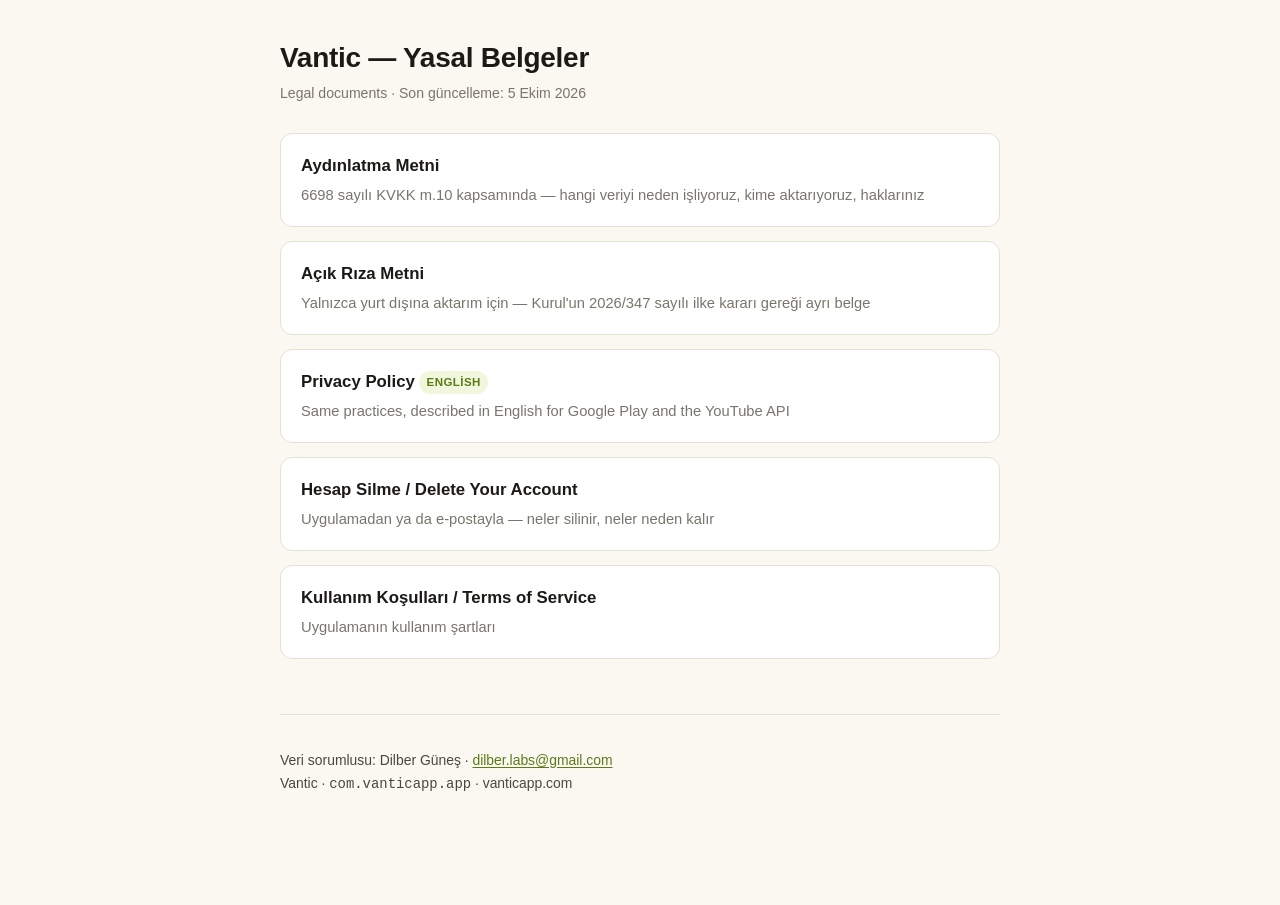
<file: legal/index.html>
<!DOCTYPE html>
<html lang="tr">
<head>
<meta charset="utf-8">
<meta name="viewport" content="width=device-width, initial-scale=1">
<title>Vantic — Yasal belgeler taşındı / Legal moved</title>
<link rel="canonical" href="../">
<meta http-equiv="refresh" content="0; url=../">
<link rel="stylesheet" href="../style.css">
</head>
<body>
<div class="wrap">
  <h1>Bu sayfa taşındı</h1>
  <p>
    Vantic'in yasal belgeleri 20 Ağustos 2026'da yenilendi ve dörde ayrıldı.
    Yönlendirilmezseniz aşağıdaki bağlantıları kullanın:
  </p>
  <ul>
    <li><a href="../kvkk/">Aydınlatma Metni</a> — KVKK m.10 kapsamındaki bağlayıcı metin</li>
    <li><a href="../acik-riza/">Açık Rıza Metni</a> — yurt dışına aktarım için ayrı onay</li>
    <li><a href="../privacy/">Privacy Policy</a> — English</li>
    <li><a href="../kosullar/">Kullanım Koşulları</a></li>
  </ul>
  <footer>
    <p><a href="../">Tüm yasal belgeler</a></p>
  </footer>
</div>
</body>
</html>
</file>
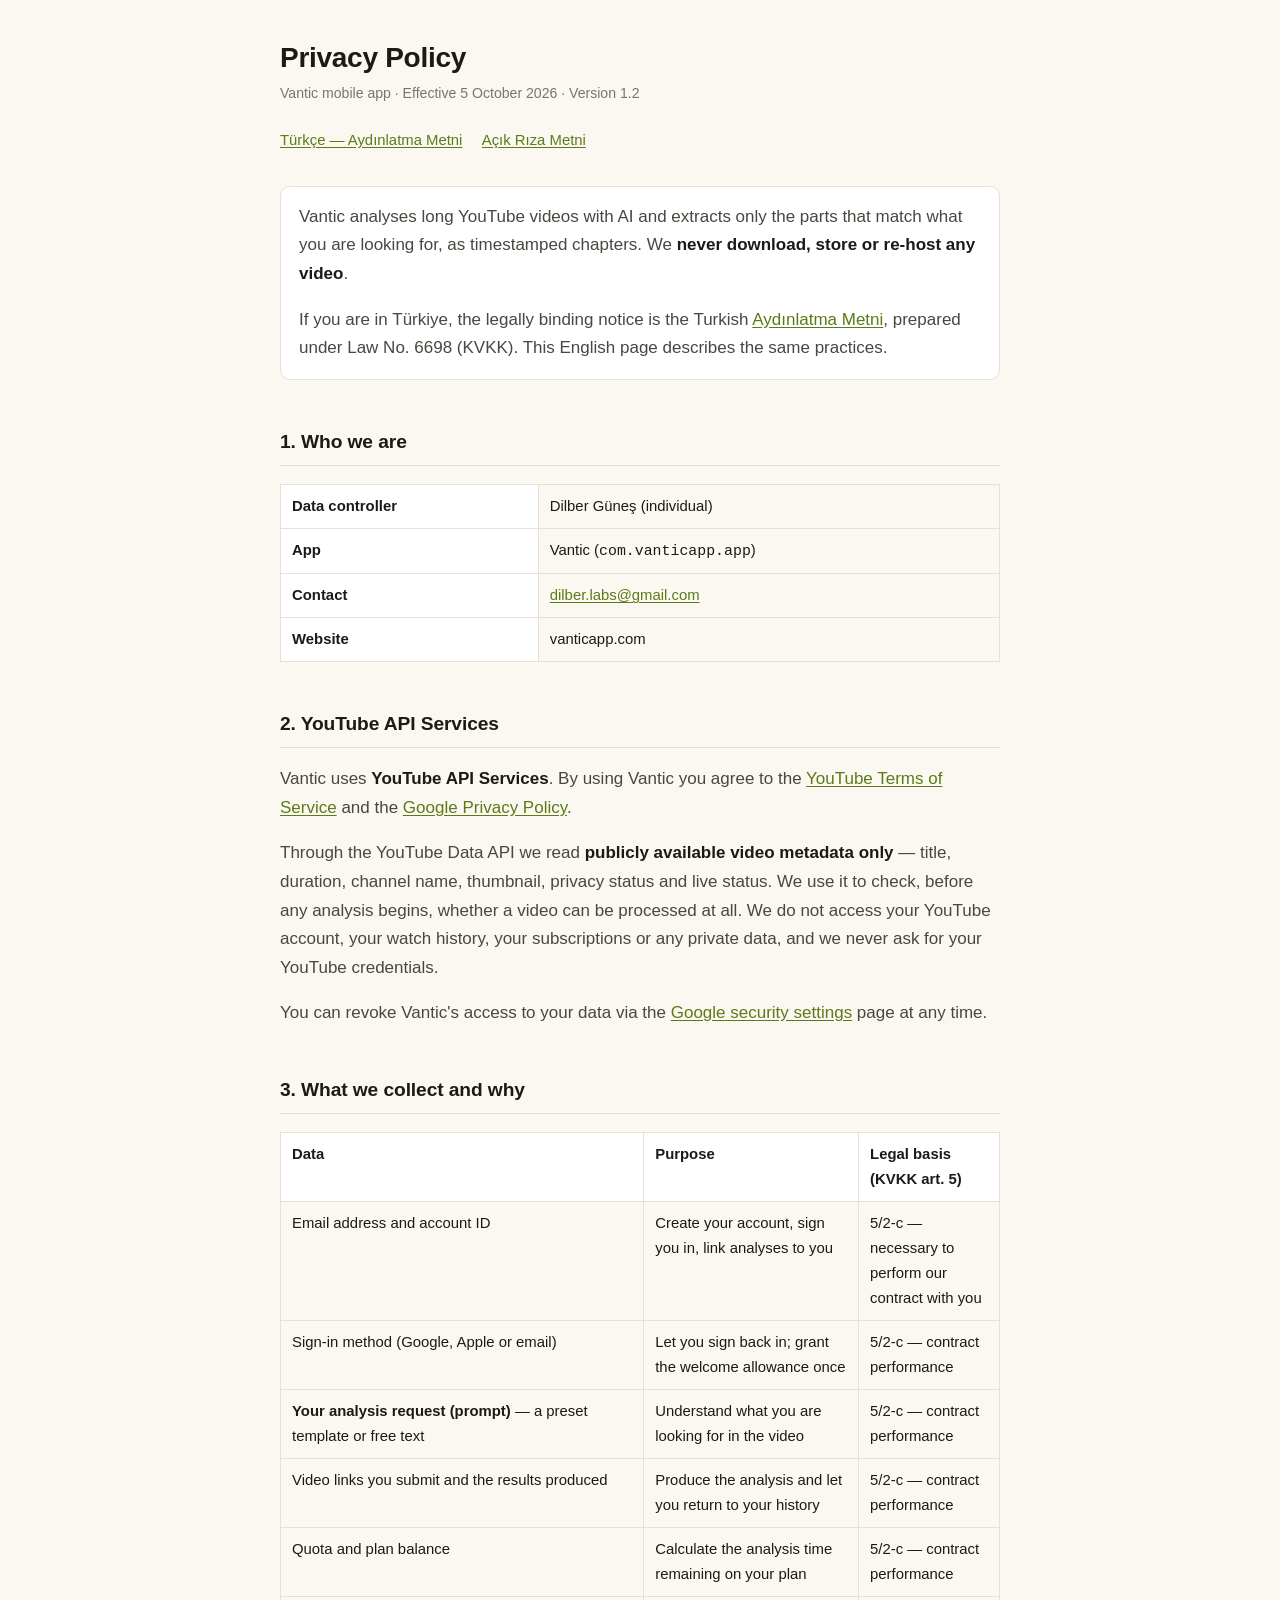
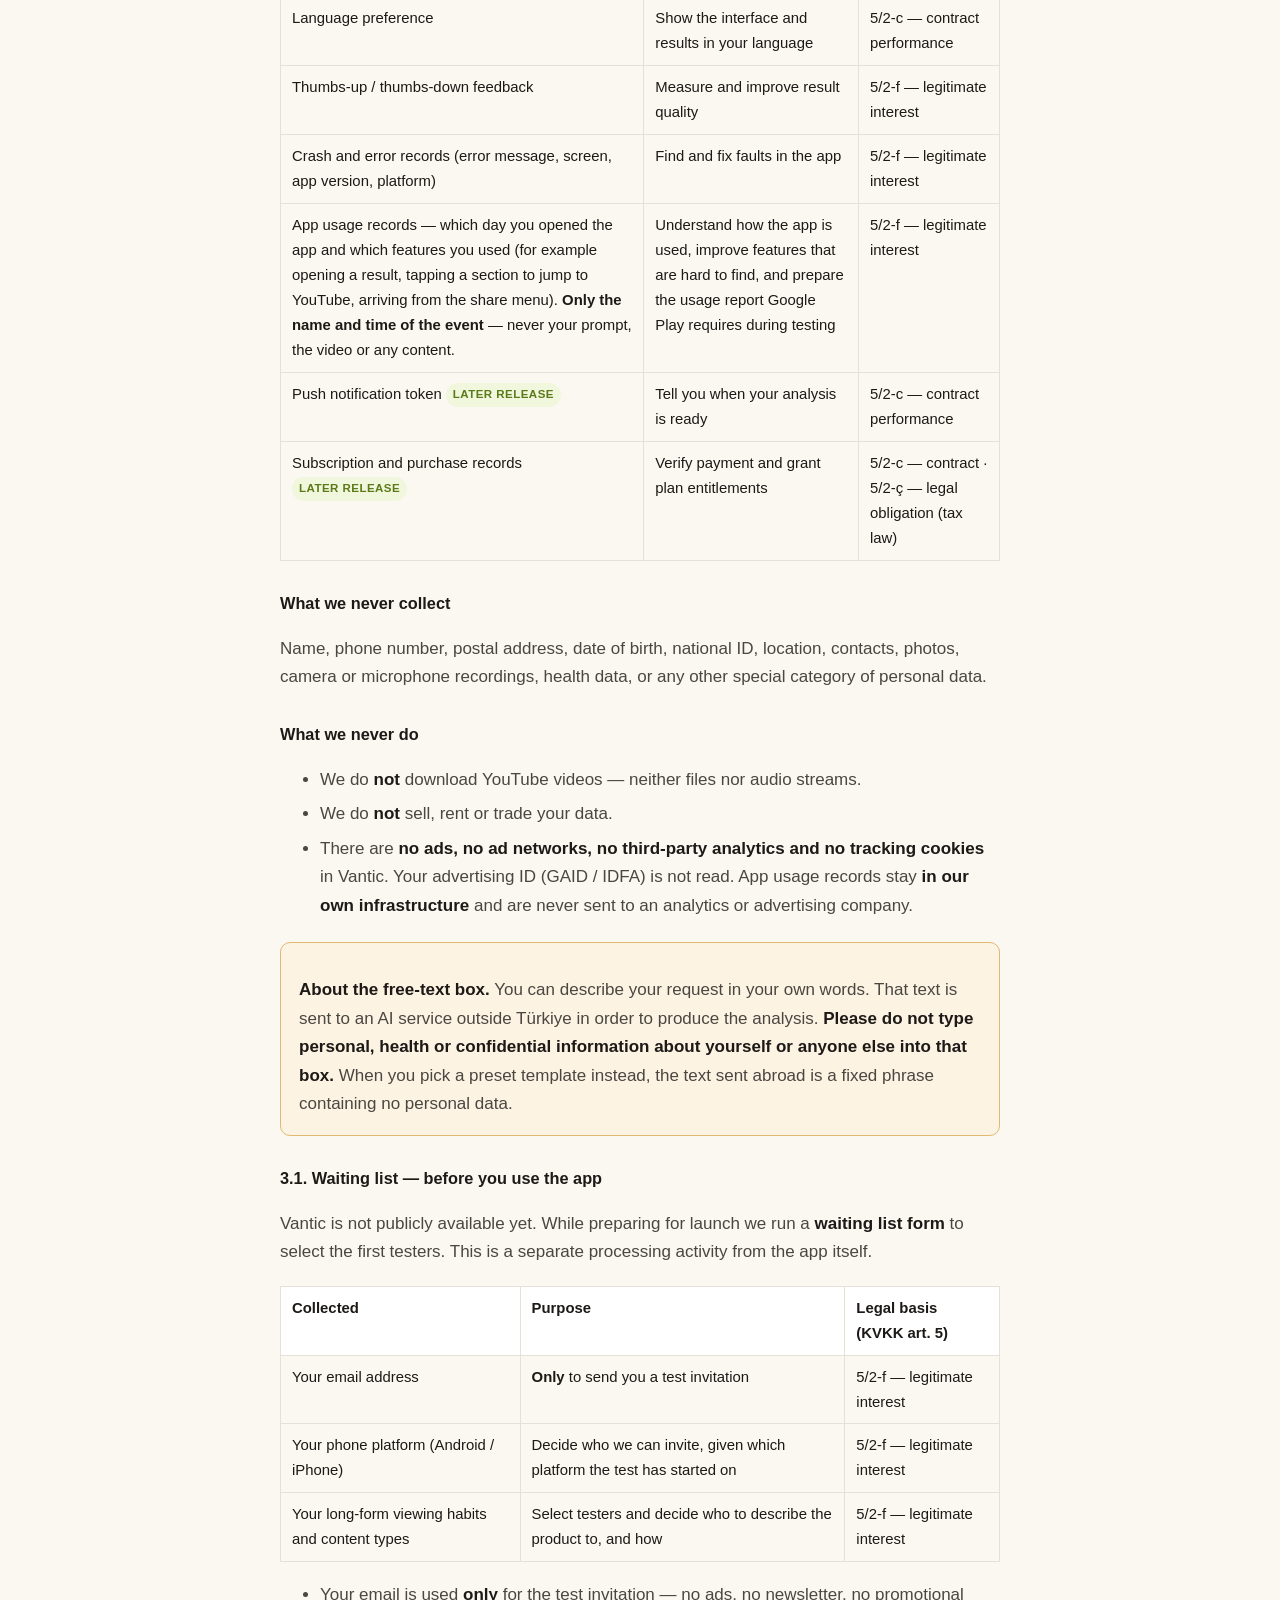
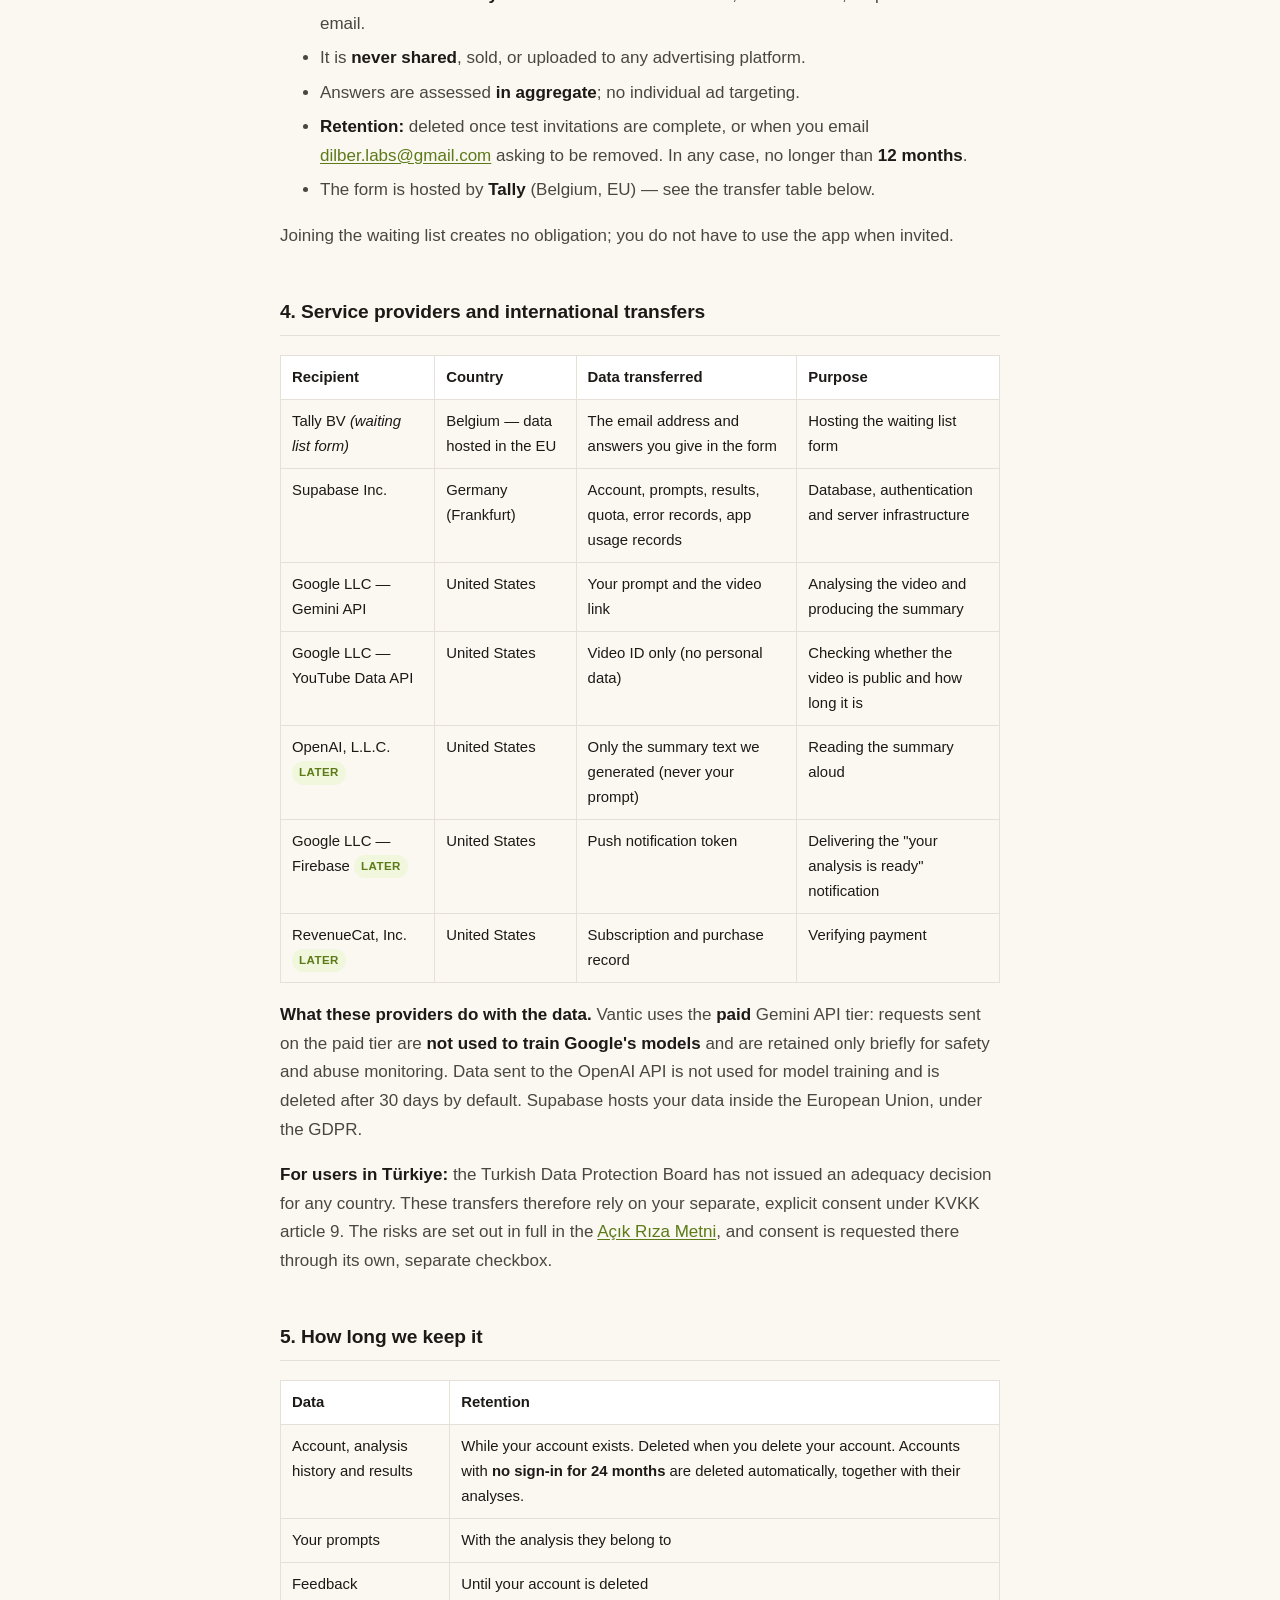
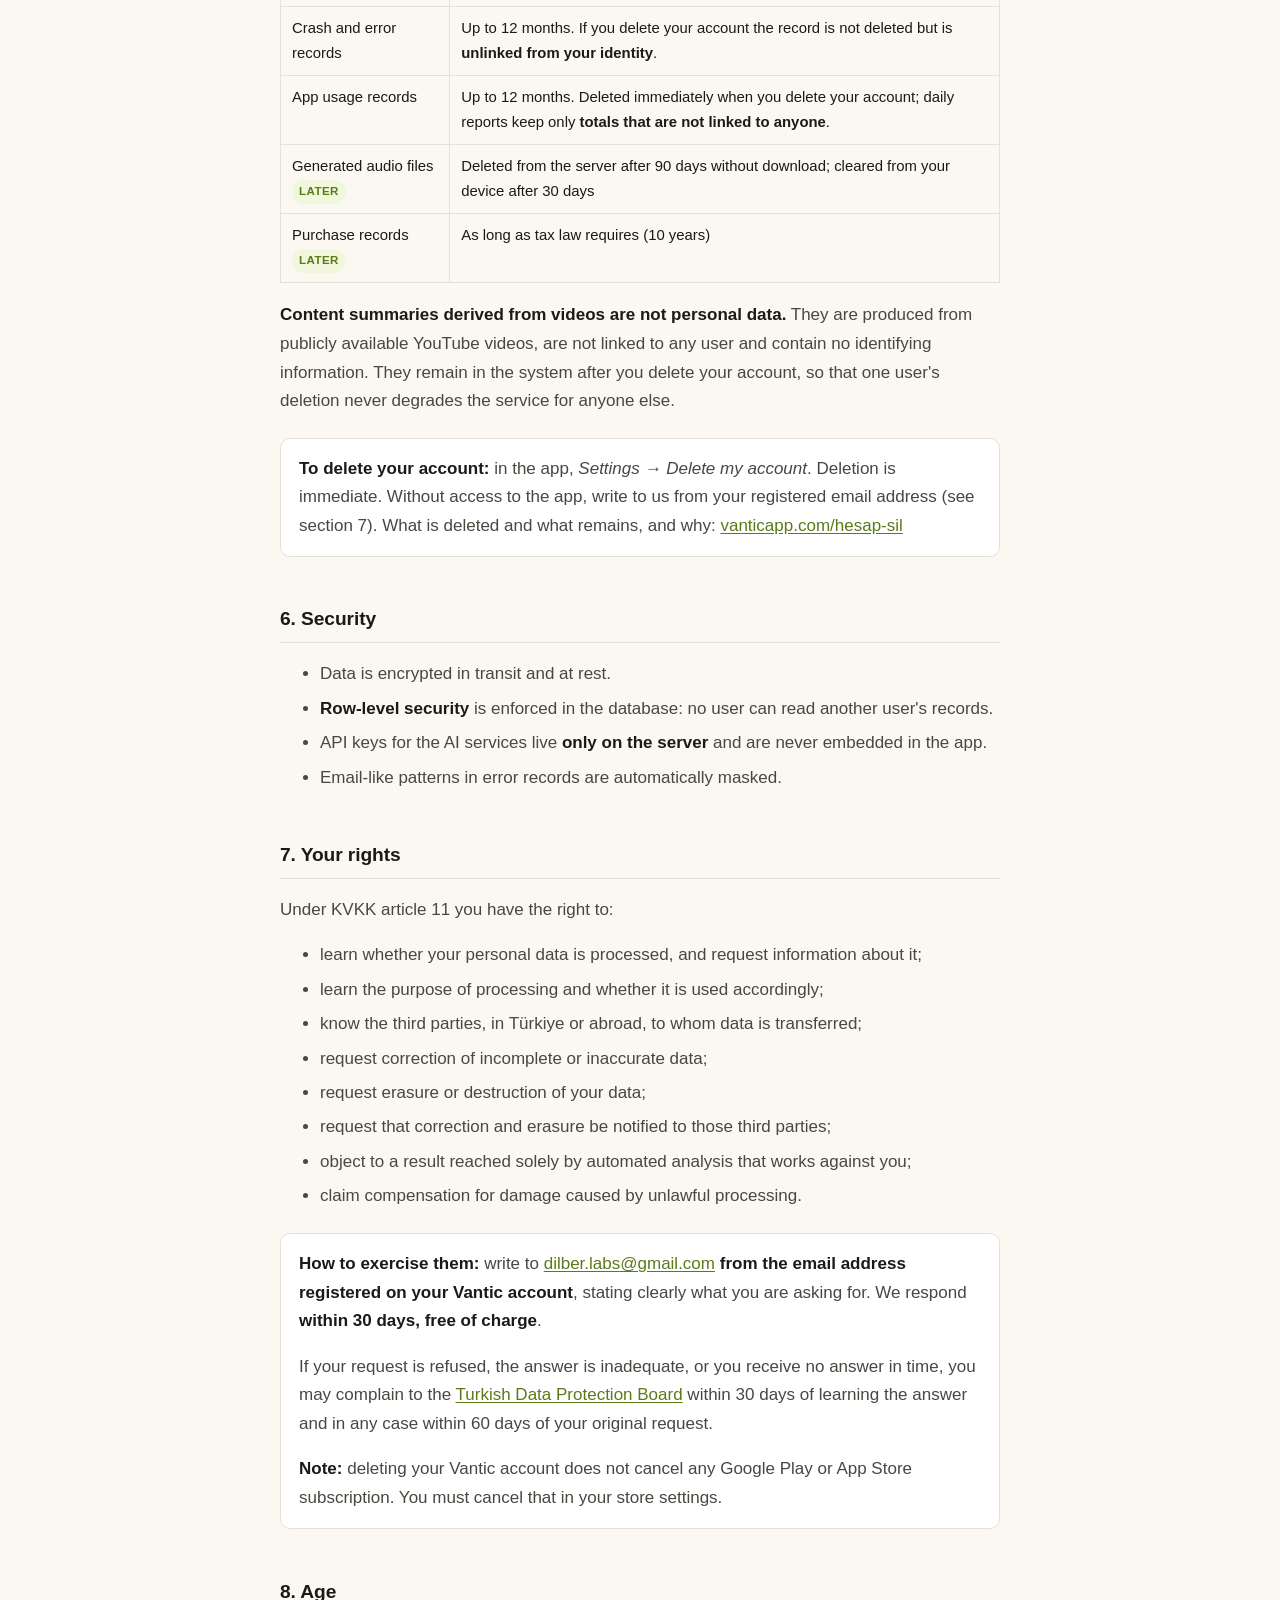
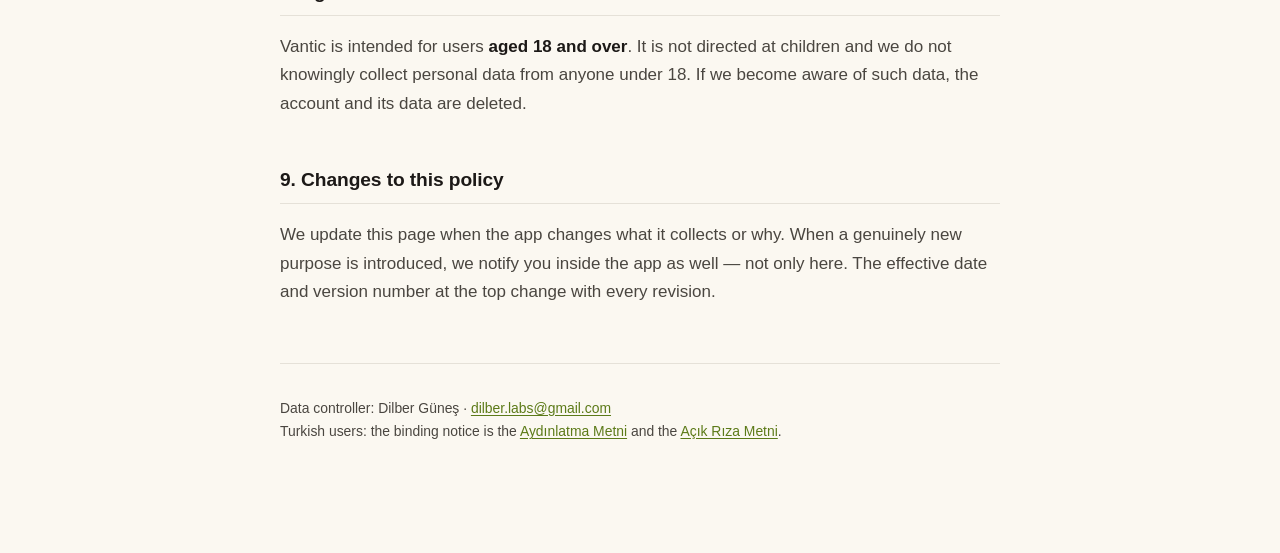
<file: privacy/index.html>
<!DOCTYPE html>
<html lang="en">
<head>
<meta charset="utf-8">
<meta name="viewport" content="width=device-width, initial-scale=1">
<title>Vantic — Privacy Policy</title>
<meta name="description" content="Privacy Policy for the Vantic mobile application.">
<link rel="stylesheet" href="../style.css">
</head>
<body>
<div class="wrap">

<h1>Privacy Policy</h1>
<p class="meta">Vantic mobile app · Effective 5 October 2026 · Version 1.2</p>

<p class="nav">
  <a href="../kvkk/">Türkçe — Aydınlatma Metni</a>
  <a href="../acik-riza/">Açık Rıza Metni</a>
</p>

<div class="box">
  <p>
    Vantic analyses long YouTube videos with AI and extracts only the parts that match
    what you are looking for, as timestamped chapters. We
    <strong>never download, store or re-host any video</strong>.
  </p>
  <p>
    If you are in Türkiye, the legally binding notice is the Turkish
    <a href="../kvkk/">Aydınlatma Metni</a>, prepared under Law No. 6698 (KVKK).
    This English page describes the same practices.
  </p>
</div>

<h2>1. Who we are</h2>
<div class="scroll">
<table>
  <tr><th>Data controller</th><td>Dilber Güneş (individual)</td></tr>
  <tr><th>App</th><td>Vantic (<code>com.vanticapp.app</code>)</td></tr>
  <tr><th>Contact</th><td><a href="mailto:dilber.labs@gmail.com">dilber.labs@gmail.com</a></td></tr>
  <tr><th>Website</th><td>vanticapp.com</td></tr>
</table>
</div>

<h2>2. YouTube API Services</h2>
<p>
  Vantic uses <strong>YouTube API Services</strong>. By using Vantic you agree to the
  <a href="https://www.youtube.com/t/terms">YouTube Terms of Service</a> and the
  <a href="https://policies.google.com/privacy">Google Privacy Policy</a>.
</p>
<p>
  Through the YouTube Data API we read <strong>publicly available video metadata
  only</strong> — title, duration, channel name, thumbnail, privacy status and live
  status. We use it to check, before any analysis begins, whether a video can be
  processed at all. We do not access your YouTube account, your watch history, your
  subscriptions or any private data, and we never ask for your YouTube credentials.
</p>
<p>
  You can revoke Vantic's access to your data via the
  <a href="https://myaccount.google.com/permissions">Google security settings</a> page
  at any time.
</p>

<h2>3. What we collect and why</h2>
<div class="scroll">
<table>
  <tr><th>Data</th><th>Purpose</th><th>Legal basis (KVKK art. 5)</th></tr>
  <tr>
    <td>Email address and account ID</td>
    <td>Create your account, sign you in, link analyses to you</td>
    <td>5/2-c — necessary to perform our contract with you</td>
  </tr>
  <tr>
    <td>Sign-in method (Google, Apple or email)</td>
    <td>Let you sign back in; grant the welcome allowance once</td>
    <td>5/2-c — contract performance</td>
  </tr>
  <tr>
    <td><strong>Your analysis request (prompt)</strong> — a preset template or free text</td>
    <td>Understand what you are looking for in the video</td>
    <td>5/2-c — contract performance</td>
  </tr>
  <tr>
    <td>Video links you submit and the results produced</td>
    <td>Produce the analysis and let you return to your history</td>
    <td>5/2-c — contract performance</td>
  </tr>
  <tr>
    <td>Quota and plan balance</td>
    <td>Calculate the analysis time remaining on your plan</td>
    <td>5/2-c — contract performance</td>
  </tr>
  <tr>
    <td>Language preference</td>
    <td>Show the interface and results in your language</td>
    <td>5/2-c — contract performance</td>
  </tr>
  <tr>
    <td>Thumbs-up / thumbs-down feedback</td>
    <td>Measure and improve result quality</td>
    <td>5/2-f — legitimate interest</td>
  </tr>
  <tr>
    <td>Crash and error records (error message, screen, app version, platform)</td>
    <td>Find and fix faults in the app</td>
    <td>5/2-f — legitimate interest</td>
  </tr>
  <tr>
    <td>App usage records — which day you opened the app and which features you
        used (for example opening a result, tapping a section to jump to YouTube,
        arriving from the share menu). <strong>Only the name and time of the
        event</strong> — never your prompt, the video or any content.</td>
    <td>Understand how the app is used, improve features that are hard to find,
        and prepare the usage report Google Play requires during testing</td>
    <td>5/2-f — legitimate interest</td>
  </tr>
  <tr>
    <td>Push notification token <span class="later">Later release</span></td>
    <td>Tell you when your analysis is ready</td>
    <td>5/2-c — contract performance</td>
  </tr>
  <tr>
    <td>Subscription and purchase records <span class="later">Later release</span></td>
    <td>Verify payment and grant plan entitlements</td>
    <td>5/2-c — contract · 5/2-ç — legal obligation (tax law)</td>
  </tr>
</table>
</div>

<h3>What we never collect</h3>
<p>
  Name, phone number, postal address, date of birth, national ID, location, contacts,
  photos, camera or microphone recordings, health data, or any other special category
  of personal data.
</p>

<h3>What we never do</h3>
<ul>
  <li>We do <strong>not</strong> download YouTube videos — neither files nor audio streams.</li>
  <li>We do <strong>not</strong> sell, rent or trade your data.</li>
  <li>There are <strong>no ads, no ad networks, no third-party analytics and no
      tracking cookies</strong> in Vantic. Your advertising ID (GAID / IDFA) is not read.
      App usage records stay <strong>in our own infrastructure</strong> and are never
      sent to an analytics or advertising company.</li>
</ul>

<div class="warn">
  <p>
    <strong>About the free-text box.</strong> You can describe your request in your own
    words. That text is sent to an AI service outside Türkiye in order to produce the
    analysis. <strong>Please do not type personal, health or confidential information
    about yourself or anyone else into that box.</strong> When you pick a preset template
    instead, the text sent abroad is a fixed phrase containing no personal data.
  </p>
</div>

<h3 id="waitlist">3.1. Waiting list — before you use the app</h3>
<p>
  Vantic is not publicly available yet. While preparing for launch we run a
  <strong>waiting list form</strong> to select the first testers. This is a separate
  processing activity from the app itself.
</p>
<div class="scroll">
<table>
  <tr><th>Collected</th><th>Purpose</th><th>Legal basis (KVKK art. 5)</th></tr>
  <tr>
    <td>Your email address</td>
    <td><strong>Only</strong> to send you a test invitation</td>
    <td>5/2-f — legitimate interest</td>
  </tr>
  <tr>
    <td>Your phone platform (Android / iPhone)</td>
    <td>Decide who we can invite, given which platform the test has started on</td>
    <td>5/2-f — legitimate interest</td>
  </tr>
  <tr>
    <td>Your long-form viewing habits and content types</td>
    <td>Select testers and decide who to describe the product to, and how</td>
    <td>5/2-f — legitimate interest</td>
  </tr>
</table>
</div>
<ul>
  <li>Your email is used <strong>only</strong> for the test invitation — no ads,
      no newsletter, no promotional email.</li>
  <li>It is <strong>never shared</strong>, sold, or uploaded to any advertising platform.</li>
  <li>Answers are assessed <strong>in aggregate</strong>; no individual ad targeting.</li>
  <li><strong>Retention:</strong> deleted once test invitations are complete, or when you
      email <a href="mailto:dilber.labs@gmail.com">dilber.labs@gmail.com</a> asking to be
      removed. In any case, no longer than <strong>12 months</strong>.</li>
  <li>The form is hosted by <strong>Tally</strong> (Belgium, EU) — see the transfer table below.</li>
</ul>
<p>Joining the waiting list creates no obligation; you do not have to use the app when invited.</p>

<h2>4. Service providers and international transfers</h2>
<div class="scroll">
<table>
  <tr><th>Recipient</th><th>Country</th><th>Data transferred</th><th>Purpose</th></tr>
  <tr>
    <td>Tally BV <em>(waiting list form)</em></td><td>Belgium — data hosted in the EU</td>
    <td>The email address and answers you give in the form</td>
    <td>Hosting the waiting list form</td>
  </tr>
  <tr>
    <td>Supabase Inc.</td><td>Germany (Frankfurt)</td>
    <td>Account, prompts, results, quota, error records, app usage records</td>
    <td>Database, authentication and server infrastructure</td>
  </tr>
  <tr>
    <td>Google LLC — Gemini API</td><td>United States</td>
    <td>Your prompt and the video link</td>
    <td>Analysing the video and producing the summary</td>
  </tr>
  <tr>
    <td>Google LLC — YouTube Data API</td><td>United States</td>
    <td>Video ID only (no personal data)</td>
    <td>Checking whether the video is public and how long it is</td>
  </tr>
  <tr>
    <td>OpenAI, L.L.C. <span class="later">Later</span></td><td>United States</td>
    <td>Only the summary text we generated (never your prompt)</td>
    <td>Reading the summary aloud</td>
  </tr>
  <tr>
    <td>Google LLC — Firebase <span class="later">Later</span></td><td>United States</td>
    <td>Push notification token</td>
    <td>Delivering the "your analysis is ready" notification</td>
  </tr>
  <tr>
    <td>RevenueCat, Inc. <span class="later">Later</span></td><td>United States</td>
    <td>Subscription and purchase record</td>
    <td>Verifying payment</td>
  </tr>
</table>
</div>

<p>
  <strong>What these providers do with the data.</strong> Vantic uses the
  <strong>paid</strong> Gemini API tier: requests sent on the paid tier are
  <strong>not used to train Google's models</strong> and are retained only briefly for
  safety and abuse monitoring. Data sent to the OpenAI API is not used for model
  training and is deleted after 30 days by default. Supabase hosts your data inside
  the European Union, under the GDPR.
</p>

<p>
  <strong>For users in Türkiye:</strong> the Turkish Data Protection Board has not
  issued an adequacy decision for any country. These transfers therefore rely on your
  separate, explicit consent under KVKK article 9. The risks are set out in full in the
  <a href="../acik-riza/">Açık Rıza Metni</a>, and consent is requested there through
  its own, separate checkbox.
</p>

<h2>5. How long we keep it</h2>
<div class="scroll">
<table>
  <tr><th>Data</th><th>Retention</th></tr>
  <tr>
    <td>Account, analysis history and results</td>
    <td>While your account exists. Deleted when you delete your account.
        Accounts with <strong>no sign-in for 24 months</strong> are deleted automatically,
        together with their analyses.</td>
  </tr>
  <tr><td>Your prompts</td><td>With the analysis they belong to</td></tr>
  <tr><td>Feedback</td><td>Until your account is deleted</td></tr>
  <tr>
    <td>Crash and error records</td>
    <td>Up to 12 months. If you delete your account the record is not deleted but is
        <strong>unlinked from your identity</strong>.</td>
  </tr>
  <tr>
    <td>App usage records</td>
    <td>Up to 12 months. Deleted immediately when you delete your account; daily
        reports keep only <strong>totals that are not linked to anyone</strong>.</td>
  </tr>
  <tr>
    <td>Generated audio files <span class="later">Later</span></td>
    <td>Deleted from the server after 90 days without download; cleared from your device after 30 days</td>
  </tr>
  <tr>
    <td>Purchase records <span class="later">Later</span></td>
    <td>As long as tax law requires (10 years)</td>
  </tr>
</table>
</div>
<p>
  <strong>Content summaries derived from videos are not personal data.</strong> They are
  produced from publicly available YouTube videos, are not linked to any user and
  contain no identifying information. They remain in the system after you delete your
  account, so that one user's deletion never degrades the service for anyone else.
</p>
<div class="box">
  <p>
    <strong>To delete your account:</strong> in the app, <em>Settings → Delete my account</em>.
    Deletion is immediate. Without access to the app, write to us from your registered
    email address (see section 7). What is deleted and what remains, and why:
    <a href="../hesap-sil/#en">vanticapp.com/hesap-sil</a>
  </p>
</div>

<h2>6. Security</h2>
<ul>
  <li>Data is encrypted in transit and at rest.</li>
  <li><strong>Row-level security</strong> is enforced in the database: no user can read
      another user's records.</li>
  <li>API keys for the AI services live <strong>only on the server</strong> and are never
      embedded in the app.</li>
  <li>Email-like patterns in error records are automatically masked.</li>
</ul>

<h2>7. Your rights</h2>
<p>Under KVKK article 11 you have the right to:</p>
<ul>
  <li>learn whether your personal data is processed, and request information about it;</li>
  <li>learn the purpose of processing and whether it is used accordingly;</li>
  <li>know the third parties, in Türkiye or abroad, to whom data is transferred;</li>
  <li>request correction of incomplete or inaccurate data;</li>
  <li>request erasure or destruction of your data;</li>
  <li>request that correction and erasure be notified to those third parties;</li>
  <li>object to a result reached solely by automated analysis that works against you;</li>
  <li>claim compensation for damage caused by unlawful processing.</li>
</ul>
<div class="box">
  <p>
    <strong>How to exercise them:</strong> write to
    <a href="mailto:dilber.labs@gmail.com">dilber.labs@gmail.com</a>
    <strong>from the email address registered on your Vantic account</strong>, stating
    clearly what you are asking for. We respond <strong>within 30 days, free of charge</strong>.
  </p>
  <p>
    If your request is refused, the answer is inadequate, or you receive no answer in
    time, you may complain to the
    <a href="https://www.kvkk.gov.tr">Turkish Data Protection Board</a> within 30 days of
    learning the answer and in any case within 60 days of your original request.
  </p>
  <p>
    <strong>Note:</strong> deleting your Vantic account does not cancel any Google Play
    or App Store subscription. You must cancel that in your store settings.
  </p>
</div>

<h2>8. Age</h2>
<p>
  Vantic is intended for users <strong>aged 18 and over</strong>. It is not directed at
  children and we do not knowingly collect personal data from anyone under 18. If we
  become aware of such data, the account and its data are deleted.
</p>

<h2>9. Changes to this policy</h2>
<p>
  We update this page when the app changes what it collects or why. When a genuinely new
  purpose is introduced, we notify you inside the app as well — not only here. The
  effective date and version number at the top change with every revision.
</p>

<footer>
  <p>
    Data controller: Dilber Güneş ·
    <a href="mailto:dilber.labs@gmail.com">dilber.labs@gmail.com</a><br>
    Turkish users: the binding notice is the
    <a href="../kvkk/">Aydınlatma Metni</a> and the
    <a href="../acik-riza/">Açık Rıza Metni</a>.
  </p>
</footer>

</div>
</body>
</html>
</file>
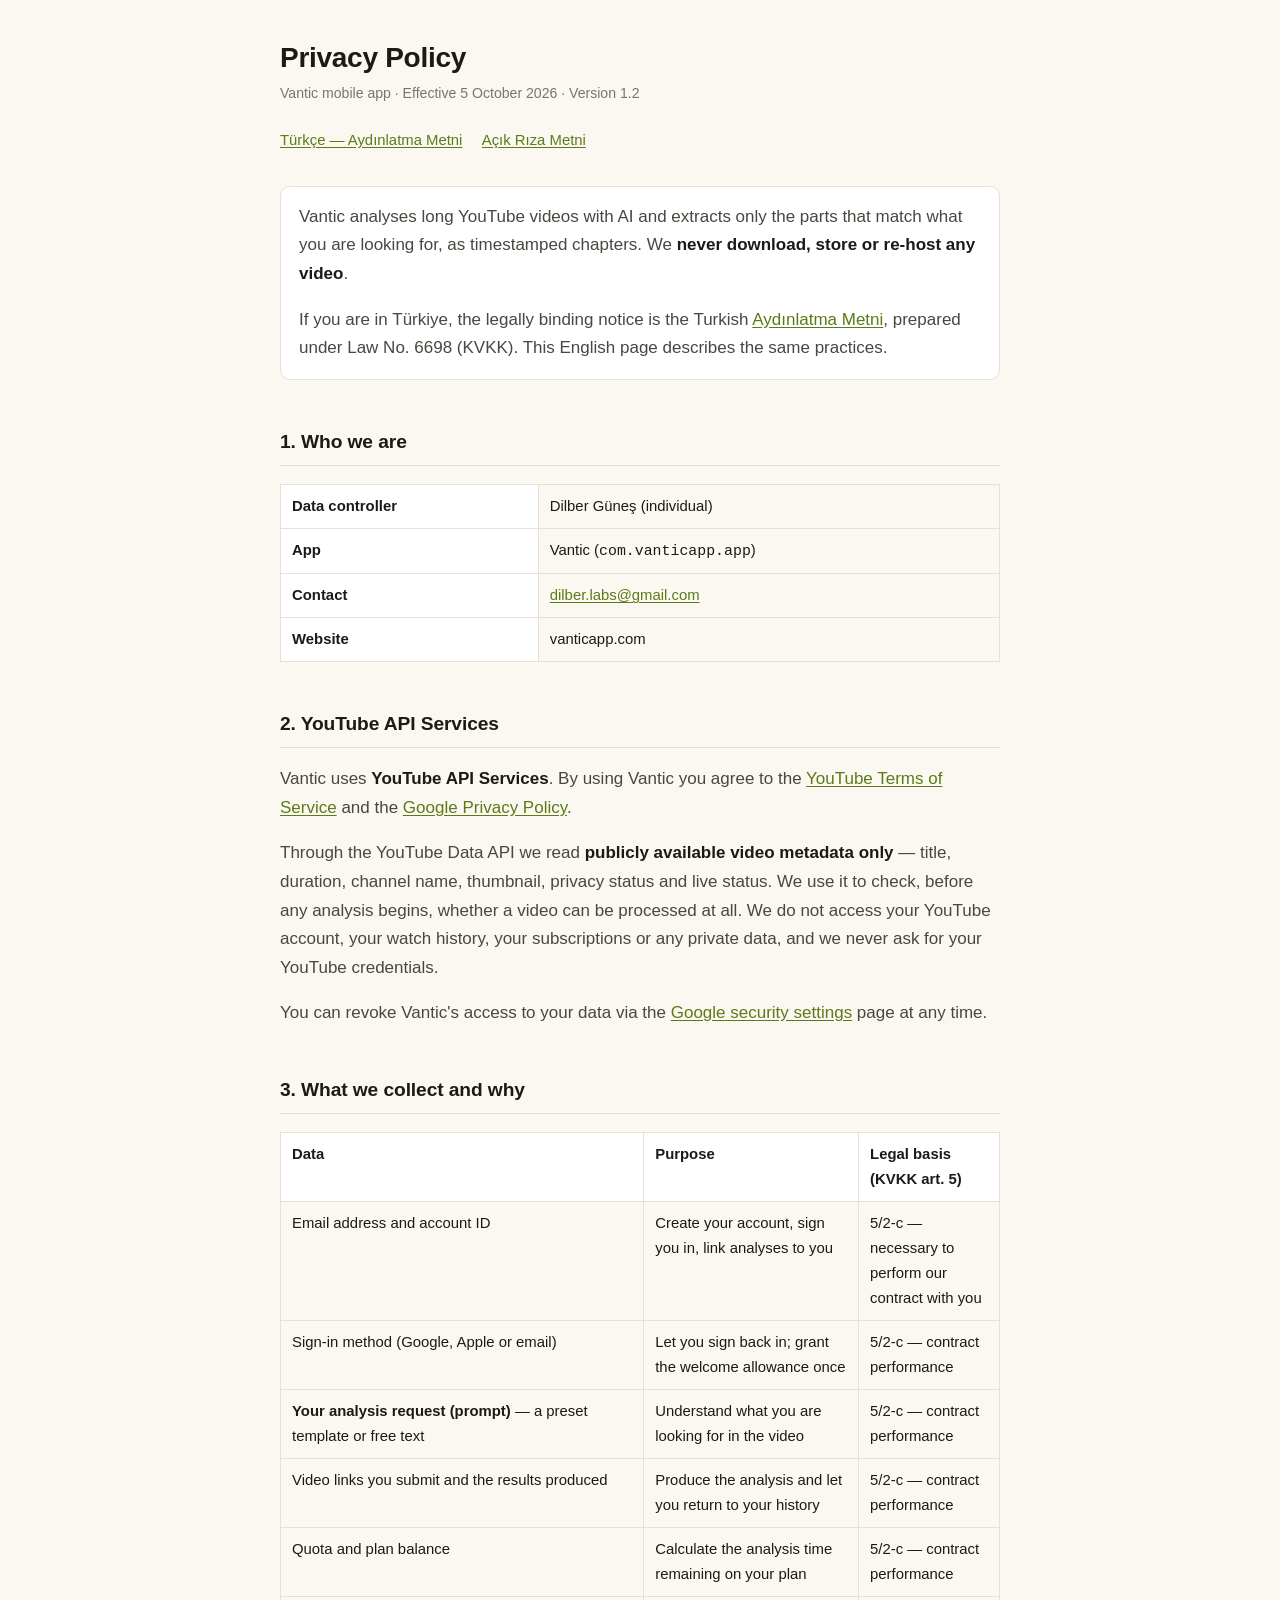
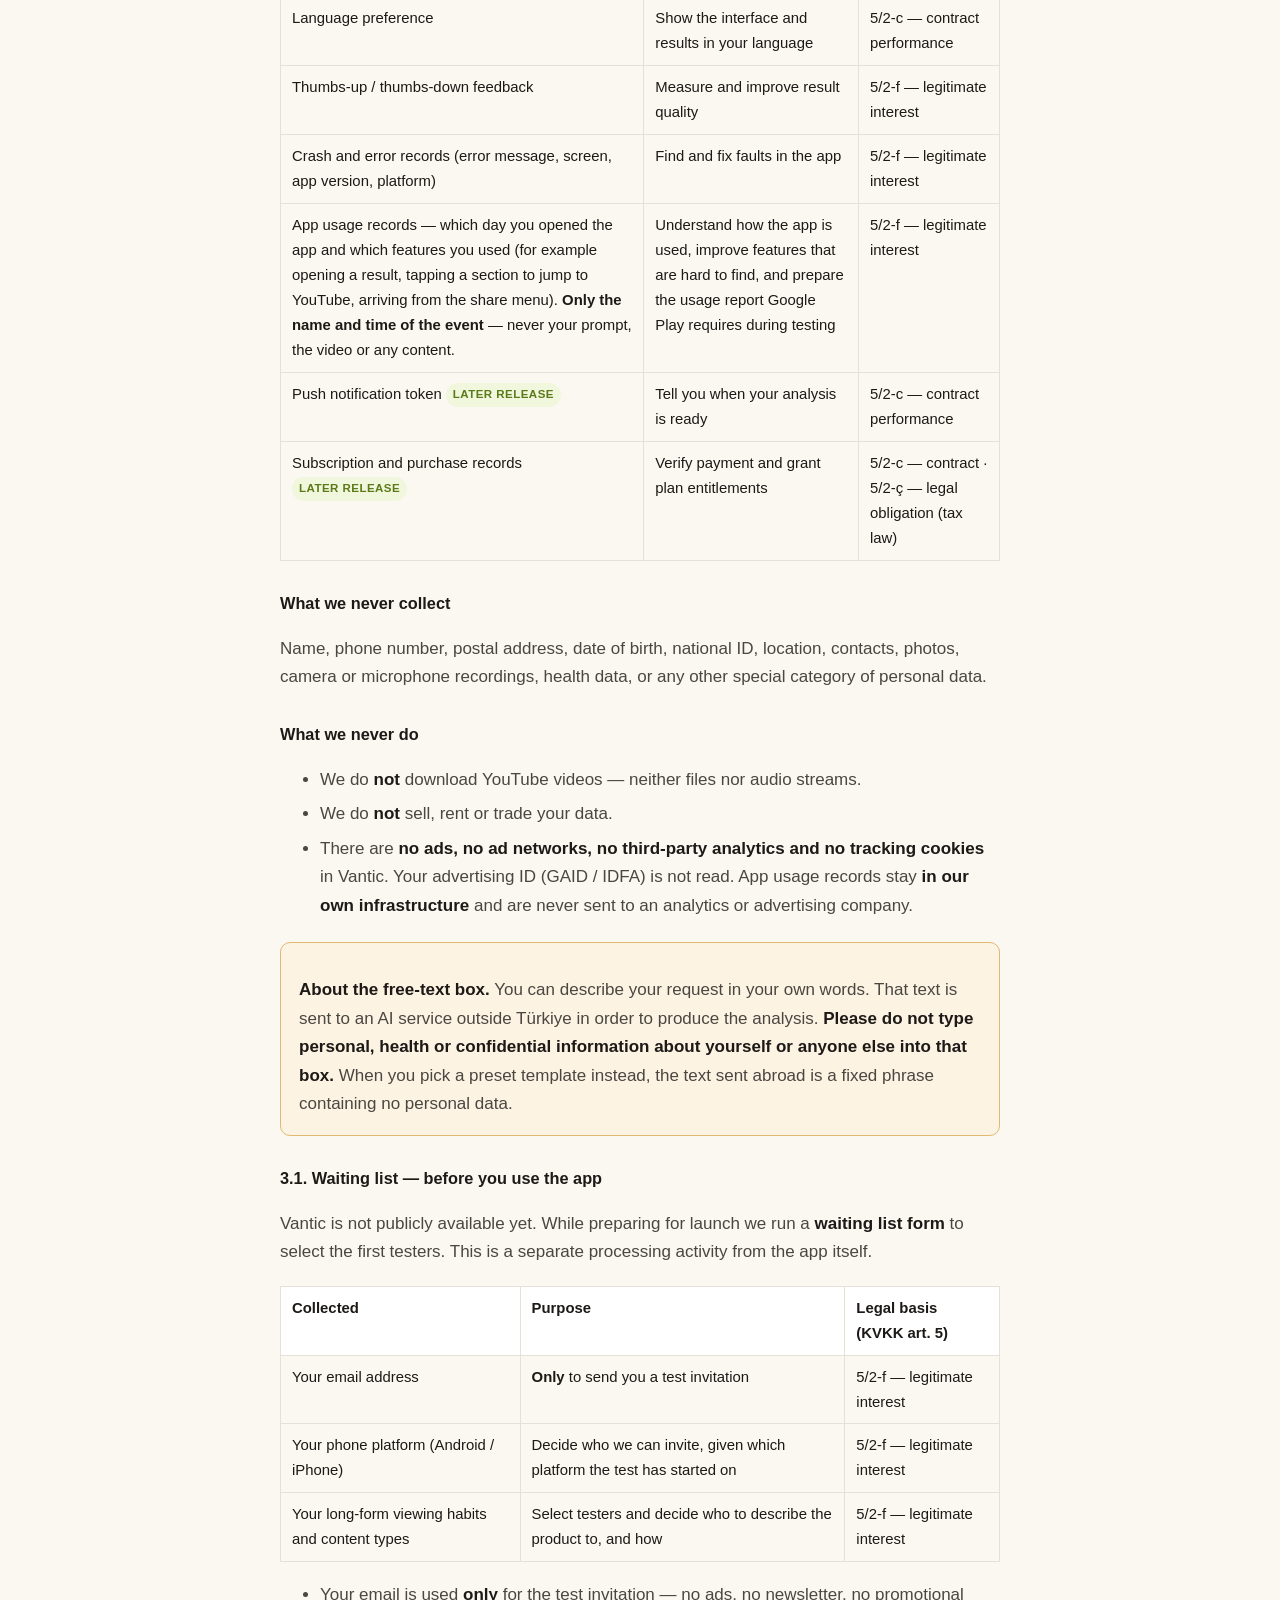
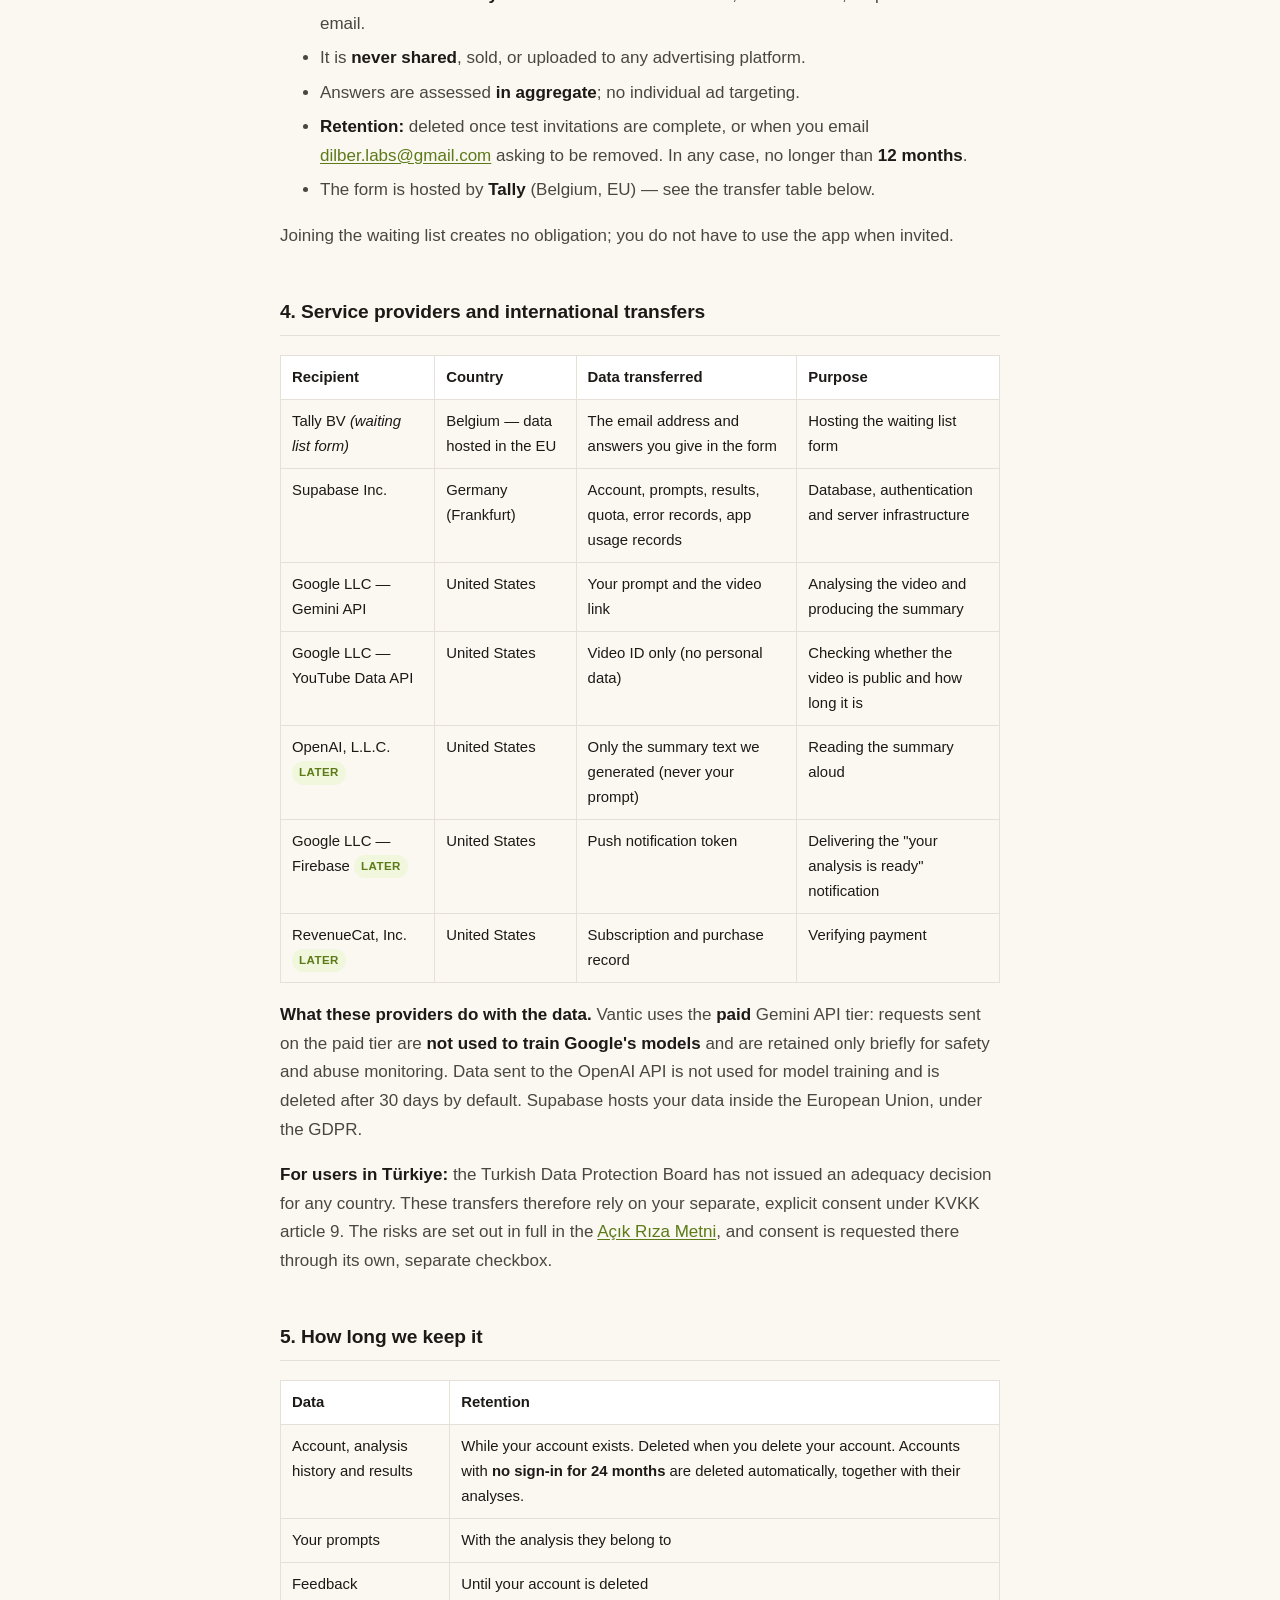
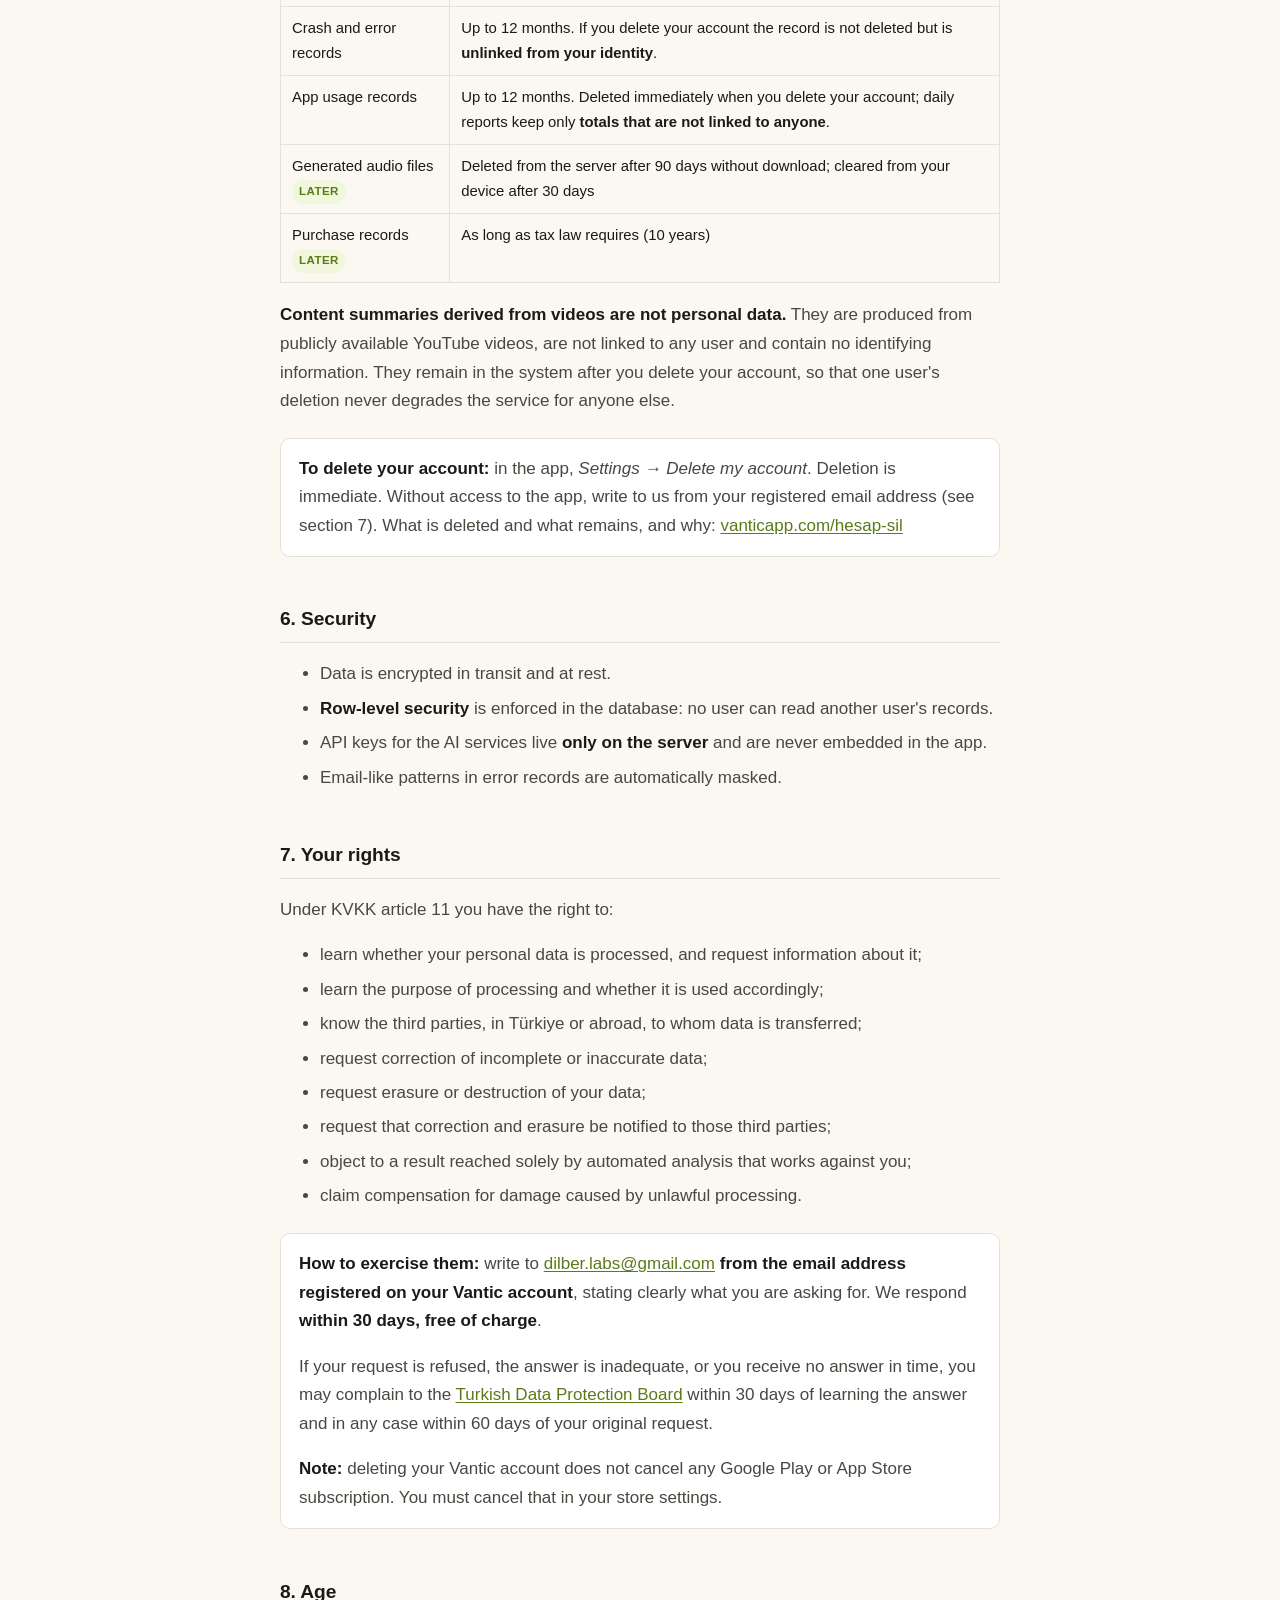
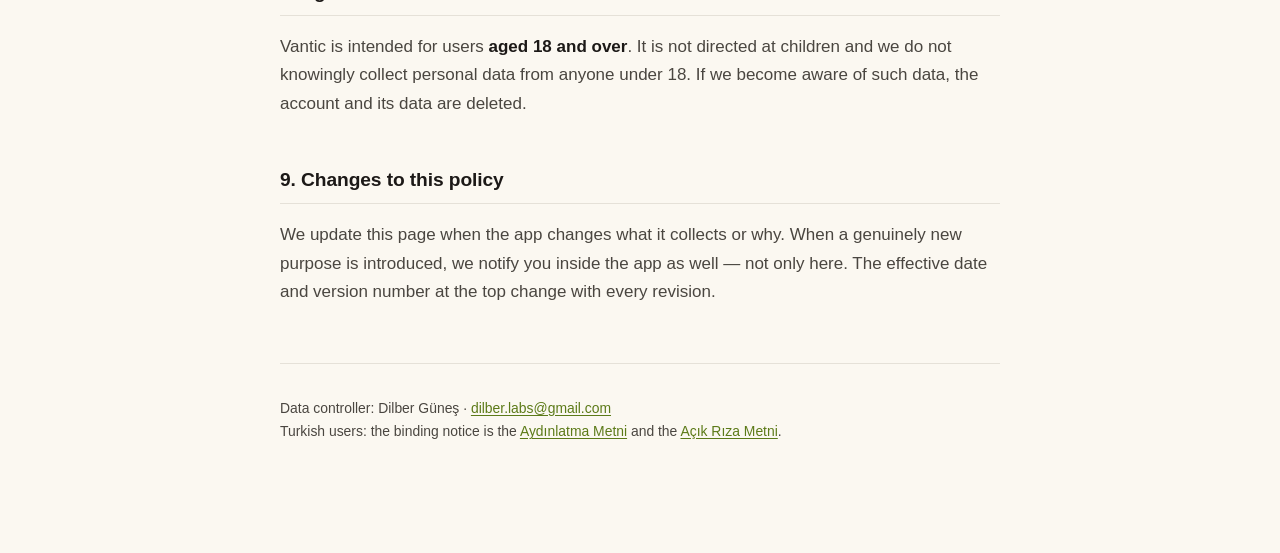
<file: legal/privacy.html>
<!DOCTYPE html>
<html lang="tr">
<head>
<meta charset="utf-8">
<meta name="viewport" content="width=device-width, initial-scale=1">
<title>Vantic — Gizlilik Politikası taşındı / Privacy Policy moved</title>
<link rel="canonical" href="../privacy/">
<meta http-equiv="refresh" content="0; url=../privacy/">
<link rel="stylesheet" href="../style.css">
</head>
<body>
<div class="wrap">
  <h1>Bu sayfa taşındı</h1>
  <p>
    Vantic'in gizlilik belgeleri 20 Ağustos 2026'da yenilendi ve üçe ayrıldı.
    Yönlendirilmezseniz aşağıdaki bağlantıları kullanın:
  </p>
  <ul>
    <li><a href="../kvkk/">Aydınlatma Metni</a> — KVKK m.10 kapsamındaki bağlayıcı metin</li>
    <li><a href="../acik-riza/">Açık Rıza Metni</a> — yurt dışına aktarım için ayrı onay</li>
    <li><a href="../privacy/">Privacy Policy</a> — English</li>
  </ul>

  <div class="warn">
    <p>
      <strong>Neden değişti.</strong> Bu adreste 5 Ağustos 2026 tarihli bir taslak
      duruyordu. O taslak hiç yayımlanmadı ve üç sebeple yürürlükten kaldırıldı:
      veri sorumlusunun kimliği ve işlemenin hukuki sebebi yazılı değildi
      (KVKK m.10 zorunlu unsurları); Kurul'un 2026/347 sayılı ilke kararının
      gerektirdiği ayrı açık rıza metni yoktu; ve o gün için doğru olmayan
      ifadeler içeriyordu.
    </p>
  </div>

  <footer>
    <p><a href="../">Tüm yasal belgeler</a></p>
  </footer>
</div>
</body>
</html>
</file>
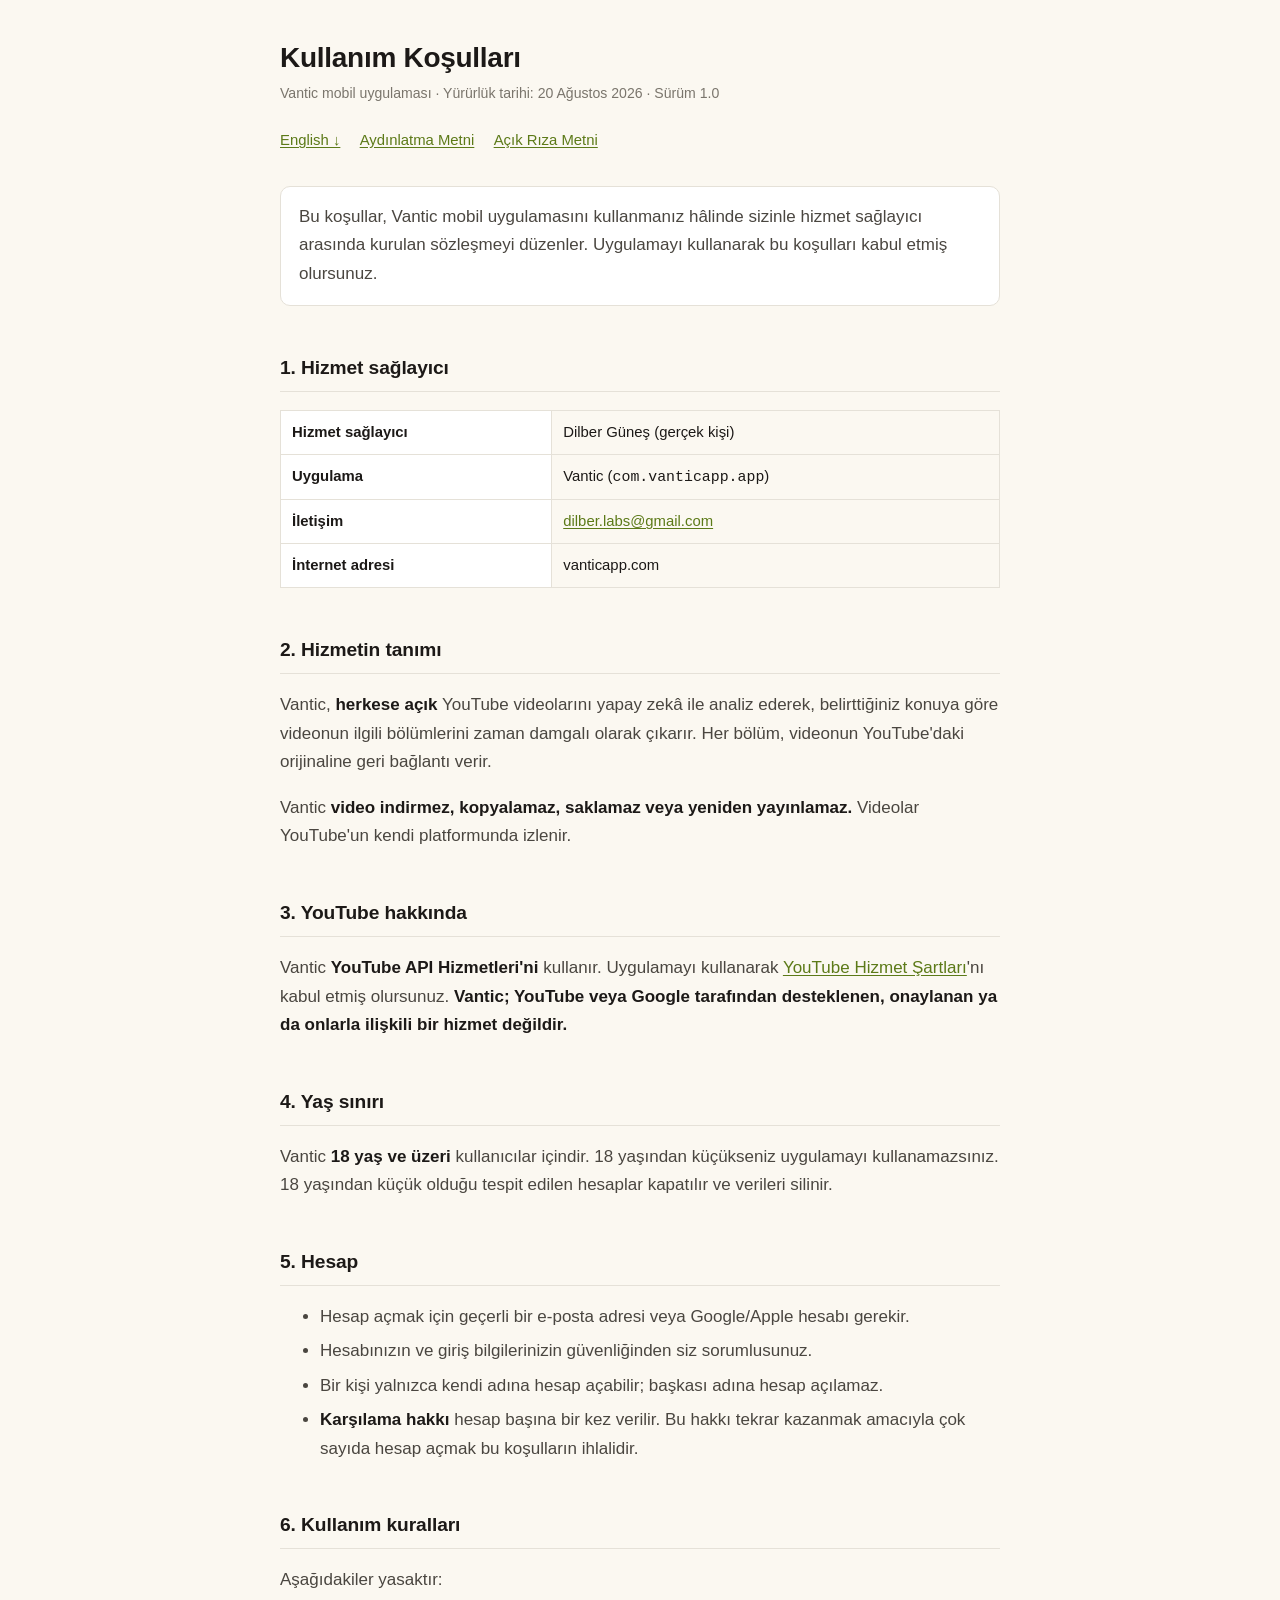
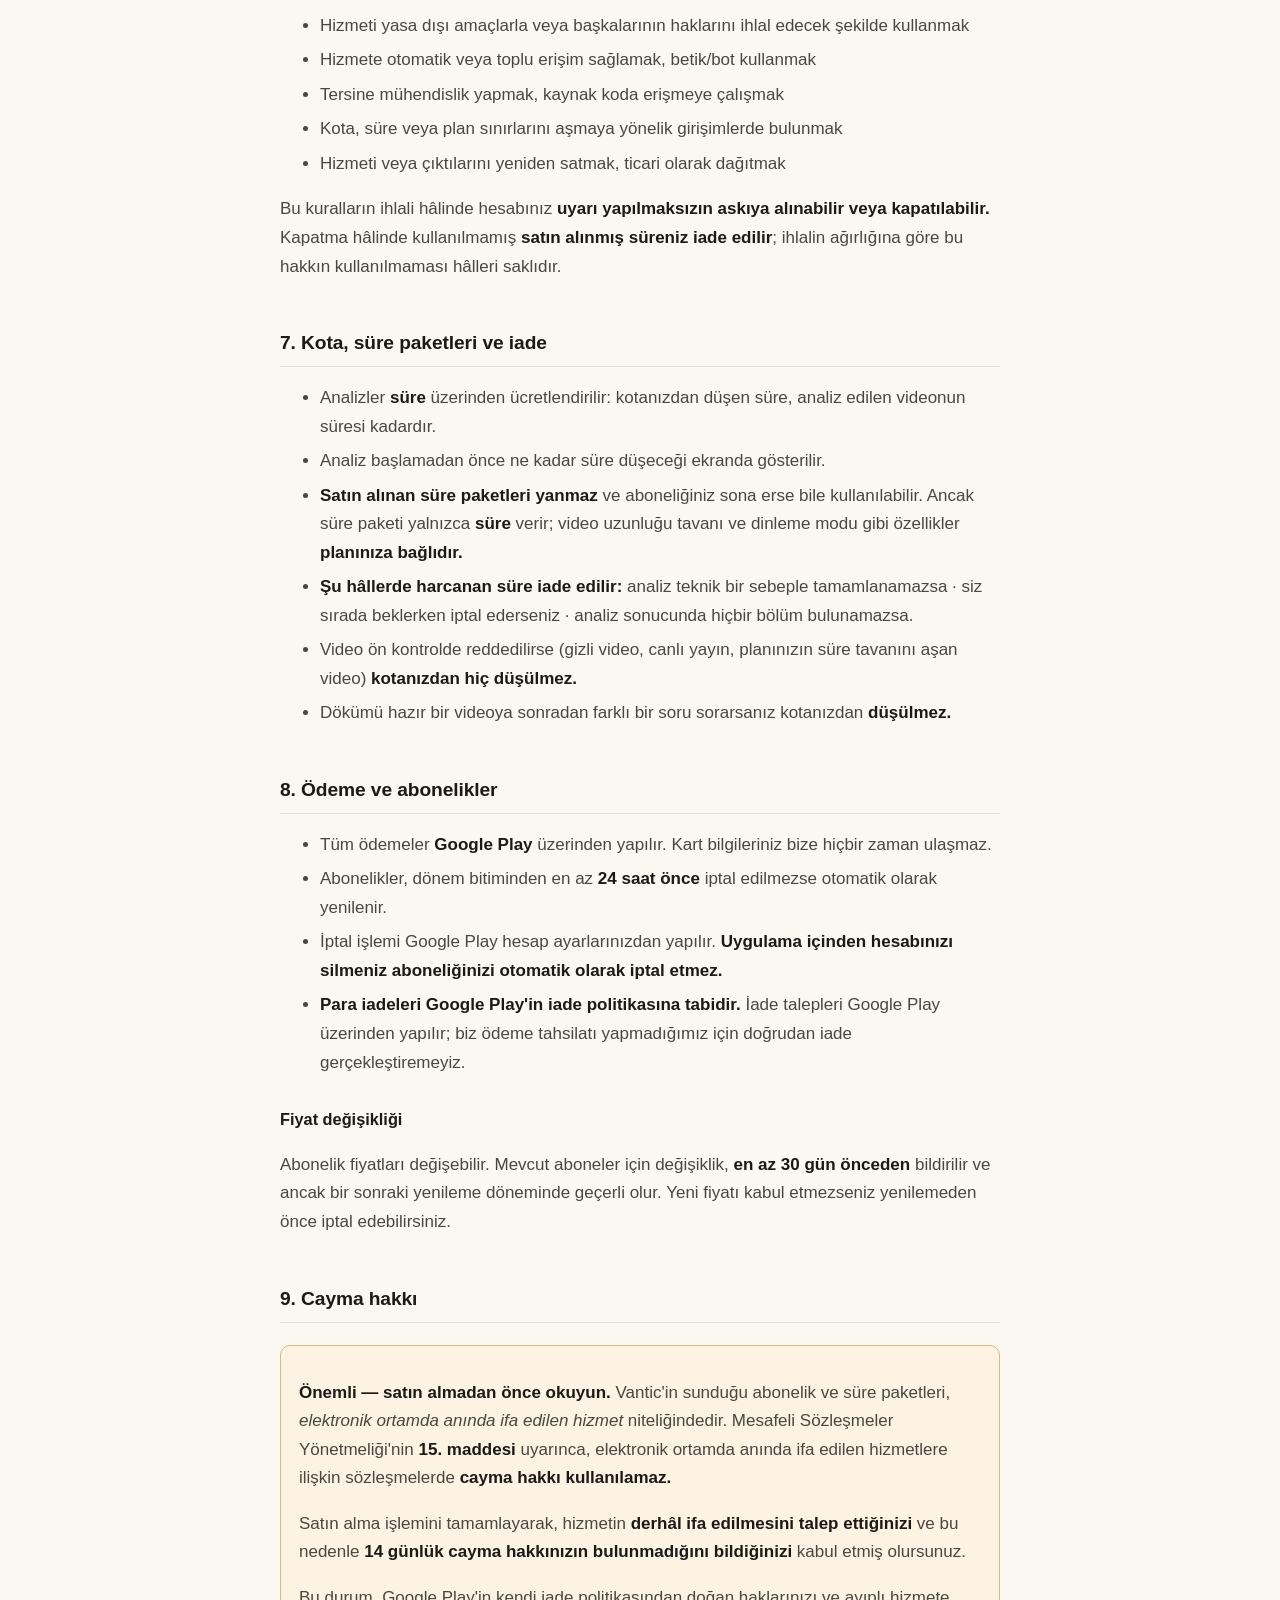
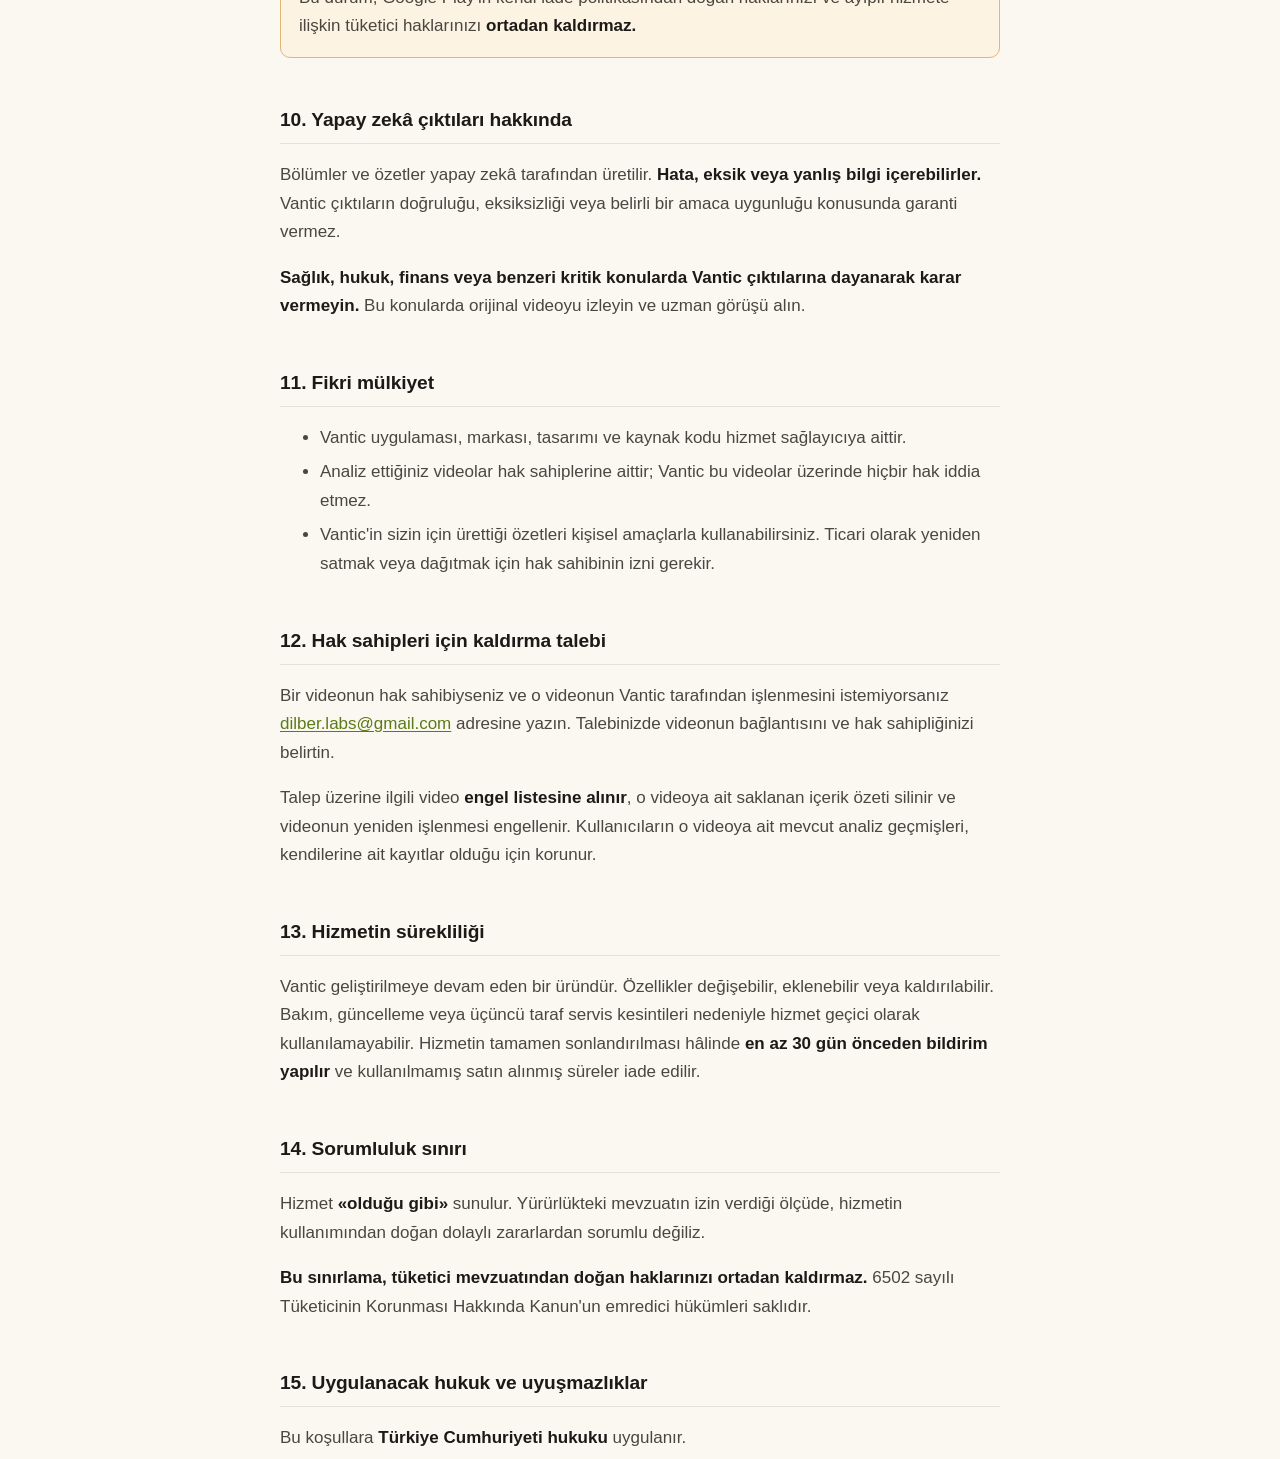
<file: legal/terms.html>
<!DOCTYPE html>
<html lang="tr">
<head>
<meta charset="utf-8">
<meta name="viewport" content="width=device-width, initial-scale=1">
<title>Vantic — Kullanım Koşulları taşındı / Terms moved</title>
<link rel="canonical" href="../kosullar/">
<meta http-equiv="refresh" content="0; url=../kosullar/">
<link rel="stylesheet" href="../style.css">
</head>
<body>
<div class="wrap">
  <h1>Bu sayfa taşındı</h1>
  <p>Kullanım Koşulları 20 Ağustos 2026'da yenilendi:
     <a href="../kosullar/">vanticapp.com/kosullar/</a></p>
  <footer><p><a href="../">Tüm yasal belgeler</a></p></footer>
</div>
</body>
</html>
</file>
<file: style.css>
/* Vantic — yasal belgeler ortak stili
   Marka paleti: kömür #1C1917 · lime #C6F24E · krem #FBF8F1 (design/logo/README.md) */

:root {
  color-scheme: light dark;
  --bg: #FBF8F1;
  --surface: #FFFFFF;
  --ink: #1C1917;
  --ink-2: #4A4640;
  --muted: #7A756C;
  --line: #E5E1D8;
  --accent: #5C7A18;          /* lime, metin kontrastı için koyultuldu (WCAG AA) */
  --accent-bg: #F0F7DC;
  --warn-bg: #FDF3E3;
  --warn-line: #E0B872;
}

@media (prefers-color-scheme: dark) {
  :root {
    --bg: #141311;
    --surface: #1D1B18;
    --ink: #F2EFE8;
    --ink-2: #C9C3B8;
    --muted: #948E83;
    --line: #322E29;
    --accent: #C6F24E;
    --accent-bg: #232A15;
    --warn-bg: #2A2317;
    --warn-line: #6B5427;
  }
}

* { box-sizing: border-box; }

body {
  margin: 0;
  background: var(--bg);
  color: var(--ink);
  font-family: -apple-system, BlinkMacSystemFont, "Segoe UI", Roboto, "Helvetica Neue", sans-serif;
  font-size: 17px;
  line-height: 1.68;
  -webkit-text-size-adjust: 100%;
}

.wrap { max-width: 760px; margin: 0 auto; padding: 40px 20px 96px; }

h1 { font-size: 1.75rem; line-height: 1.25; margin: 0 0 .25em; letter-spacing: -.01em; }
h2 {
  font-size: 1.2rem; margin: 2.4em 0 .6em; padding-bottom: .35em;
  border-bottom: 1px solid var(--line); letter-spacing: -.005em;
}
h3 { font-size: 1.02rem; margin: 1.8em 0 .4em; }
p, li { color: var(--ink-2); }
li { margin: .35em 0; }
strong { color: var(--ink); }

.meta { color: var(--muted); font-size: .88rem; margin: 0 0 1.6em; }
.nav { margin: 0 0 2.2em; font-size: .93rem; }
.nav a { margin-right: 16px; }

a { color: var(--accent); text-underline-offset: 2px; }
a:focus-visible { outline: 2px solid var(--accent); outline-offset: 3px; border-radius: 2px; }

.scroll { overflow-x: auto; -webkit-overflow-scrolling: touch; margin: 1.1em 0; }
table { border-collapse: collapse; width: 100%; font-size: .93rem; min-width: 460px; }
th, td { border: 1px solid var(--line); padding: 9px 11px; text-align: left; vertical-align: top; }
th { background: var(--surface); font-weight: 600; color: var(--ink); }

.box {
  background: var(--surface); border: 1px solid var(--line);
  border-radius: 10px; padding: 16px 18px; margin: 1.3em 0;
}
.box p:first-child, .box ul:first-child { margin-top: 0; }
.box p:last-child, .box ul:last-child { margin-bottom: 0; }

.warn {
  background: var(--warn-bg); border: 1px solid var(--warn-line);
  border-radius: 10px; padding: 16px 18px; margin: 1.3em 0;
}
.warn p:last-child { margin-bottom: 0; }

.later {
  display: inline-block; font-size: .72rem; font-weight: 600; letter-spacing: .04em;
  text-transform: uppercase; padding: 2px 7px; border-radius: 99px;
  background: var(--accent-bg); color: var(--accent); vertical-align: middle;
  white-space: nowrap;
}

footer {
  margin-top: 4em; padding-top: 1.4em; border-top: 1px solid var(--line);
  font-size: .87rem; color: var(--muted);
}

@media (max-width: 520px) {
  body { font-size: 16px; }
  .wrap { padding: 28px 16px 72px; }
}
</file>
